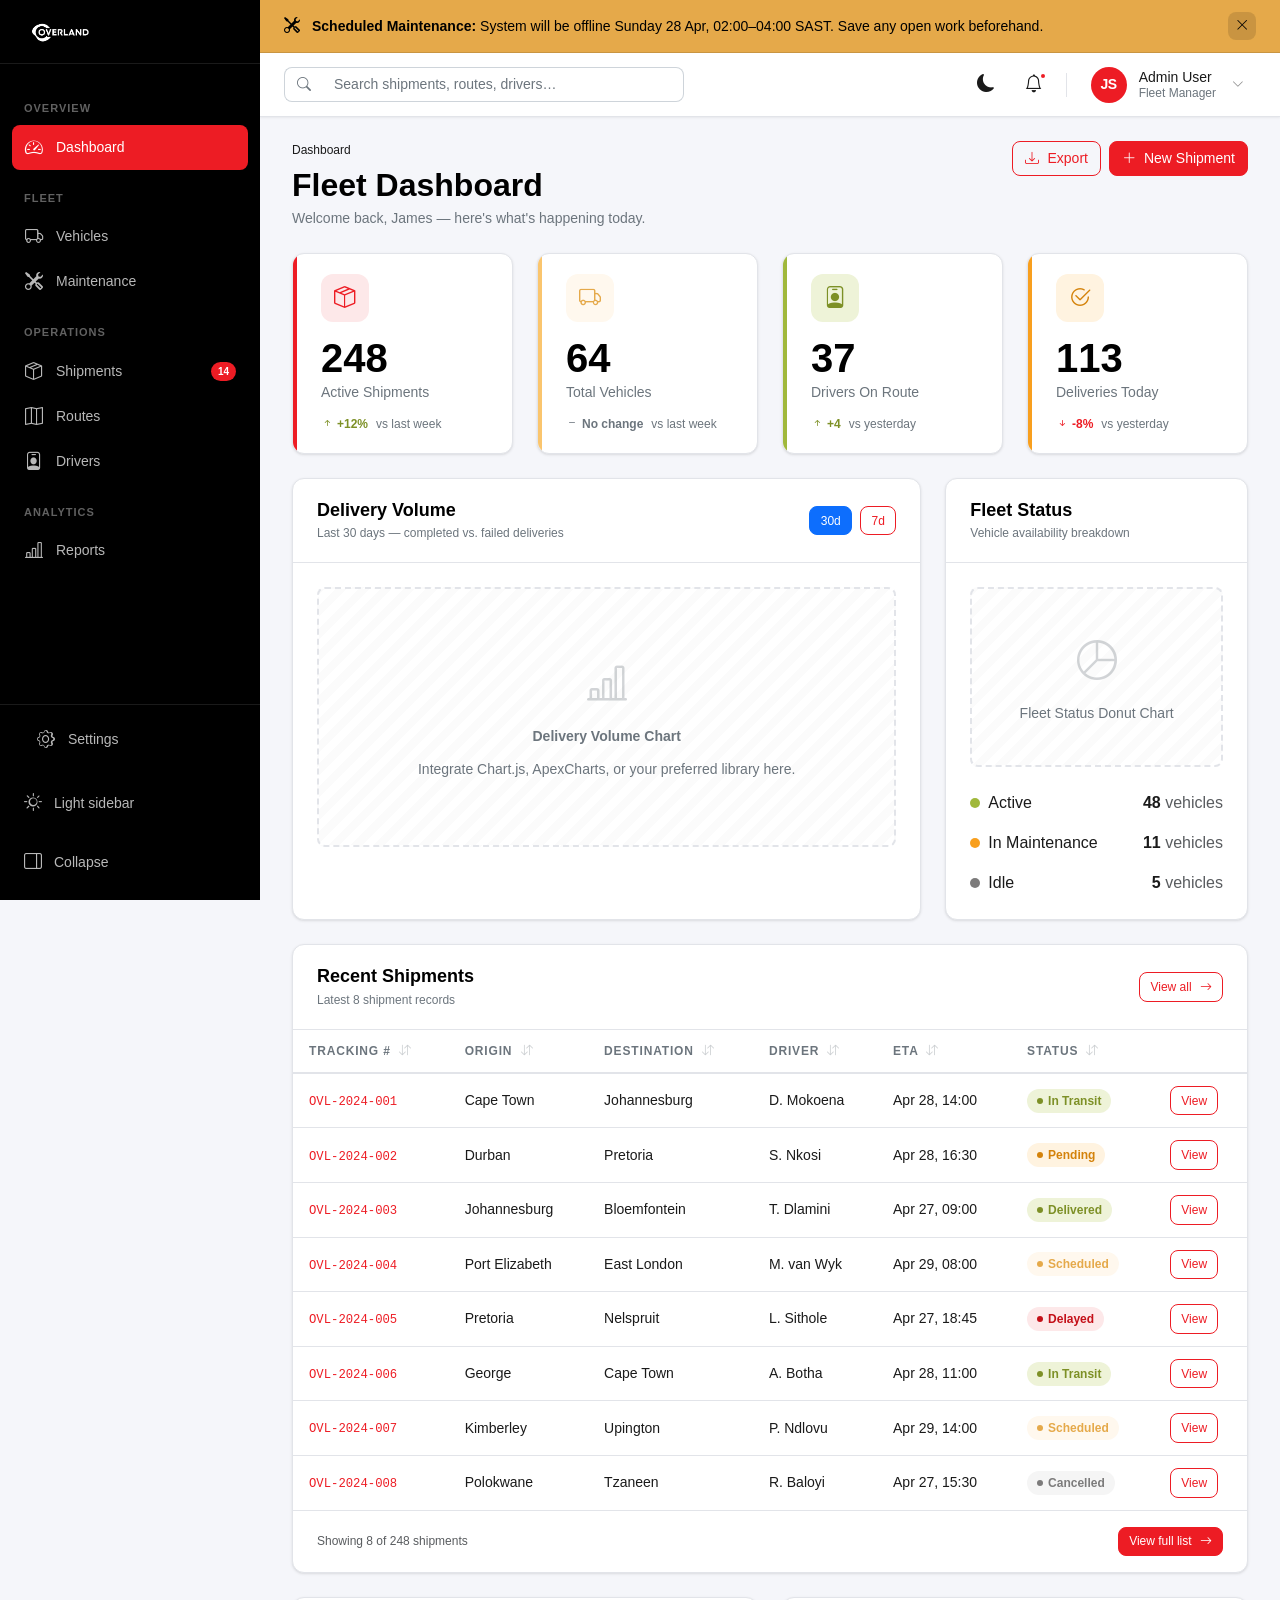
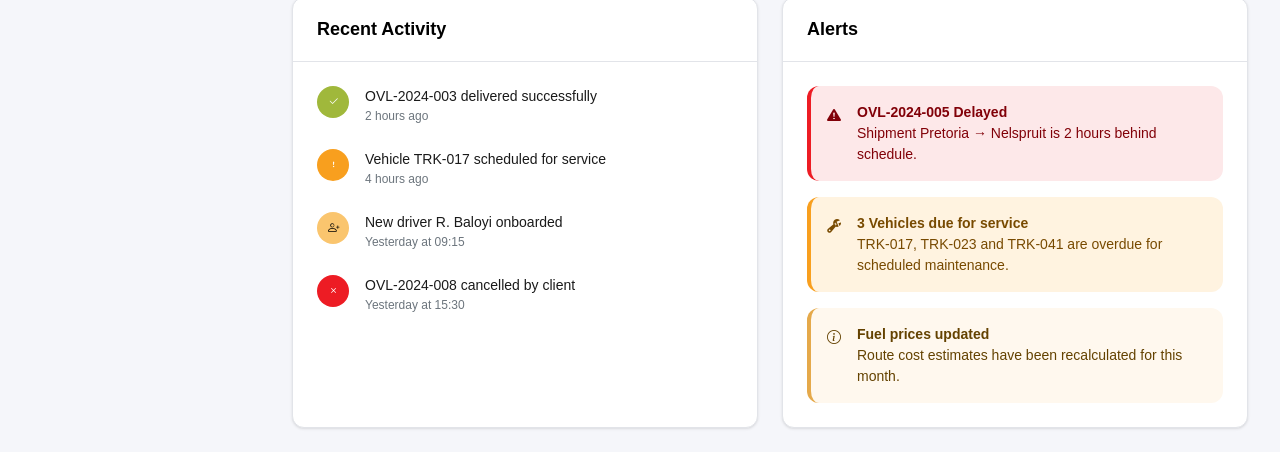
<file: index.html>
﻿<!doctype html>
<html lang="en" data-bs-theme="light">
<head>
  <meta charset="utf-8">
  <meta name="viewport" content="width=device-width, initial-scale=1">
  <title>Dashboard — Overland Fleet Management</title>
  <link rel="icon" type="image/png" href="image/PNG/Logo-03.png">

  <!-- Bootstrap 5.3 -->
  <link rel="stylesheet" href="https://cdn.jsdelivr.net/npm/bootstrap@5.3.3/dist/css/bootstrap.min.css">
  <!-- Bootstrap Icons -->
  <link rel="stylesheet" href="https://cdn.jsdelivr.net/npm/bootstrap-icons@1.11.3/font/bootstrap-icons.min.css">
  <!-- Switzer — Brand Font (headings) -->
  <link rel="stylesheet" href="https://api.fontshare.com/v2/css?f[]=switzer@100,300,400,500,700,900&display=swap">

  <!-- Overland Design System -->
  <link rel="stylesheet" href="assets/css/overland-tokens.css">
  <link rel="stylesheet" href="assets/css/overland-light.css">
  <link rel="stylesheet" href="assets/css/overland-dark.css">
  <link rel="stylesheet" href="assets/css/overland.css">
</head>
<body>

<div class="ol-layout">

  <!-- ════════════════════════════════════════════════════════
       SIDEBAR
       ════════════════════════════════════════════════════════ -->
  <nav id="ol-sidebar" class="ol-sidebar" aria-label="Main navigation">

    <!-- Logo -->
    <div class="ol-sidebar__logo">
      <img src="image/PNG/Logo-02.png"
           alt="Overland" class="ol-sidebar__logo-full ol-sidebar__logo-full--dark">
      <img src="image/PNG/Logo-01.png" alt="Overland" class="ol-sidebar__logo-full ol-sidebar__logo-full--light">
      <img src="image/PNG/Logo-03.png"
           alt="Overland" class="ol-sidebar__logo-mark">
    </div>

    <!-- Navigation -->
    <div class="ol-sidebar__nav">
      <ul class="list-unstyled mb-0">

        <!-- OVERVIEW -->
        <li><span class="ol-sidebar__section-label">Overview</span></li>
        <li class="ol-nav-item">
          <a href="index.html" class="ol-nav-link active" data-label="Dashboard">
            <i class="bi bi-speedometer2 ol-nav-link__icon"></i>
            <span class="ol-nav-link__text">Dashboard</span>
          </a>
        </li>

        <!-- FLEET -->
        <li><span class="ol-sidebar__section-label">Fleet</span></li>
        <li class="ol-nav-item">
          <a href="pages/vehicles.html" class="ol-nav-link" data-label="Vehicles">
            <i class="bi bi-truck ol-nav-link__icon"></i>
            <span class="ol-nav-link__text">Vehicles</span>
          </a>
        </li>
        <li class="ol-nav-item">
          <a href="pages/maintenance.html" class="ol-nav-link" data-label="Maintenance">
            <i class="bi bi-tools ol-nav-link__icon"></i>
            <span class="ol-nav-link__text">Maintenance</span>
          </a>
        </li>

        <!-- OPERATIONS -->
        <li><span class="ol-sidebar__section-label">Operations</span></li>
        <li class="ol-nav-item">
          <a href="pages/table.html" class="ol-nav-link" data-label="Shipments">
            <i class="bi bi-box-seam ol-nav-link__icon"></i>
            <span class="ol-nav-link__text">Shipments</span>
            <span class="ol-nav-link__badge">14</span>
          </a>
        </li>
        <li class="ol-nav-item">
          <a href="pages/routes.html" class="ol-nav-link" data-label="Routes">
            <i class="bi bi-map ol-nav-link__icon"></i>
            <span class="ol-nav-link__text">Routes</span>
          </a>
        </li>
        <li class="ol-nav-item">
          <a href="pages/drivers.html" class="ol-nav-link" data-label="Drivers">
            <i class="bi bi-person-badge ol-nav-link__icon"></i>
            <span class="ol-nav-link__text">Drivers</span>
          </a>
        </li>

        <!-- ANALYTICS -->
        <li><span class="ol-sidebar__section-label">Analytics</span></li>
        <li class="ol-nav-item">
          <a href="pages/reports.html" class="ol-nav-link" data-label="Reports">
            <i class="bi bi-bar-chart-line ol-nav-link__icon"></i>
            <span class="ol-nav-link__text">Reports</span>
          </a>
        </li>

      </ul>
    </div><!-- /ol-sidebar__nav -->

    <!-- Footer -->
    <div class="ol-sidebar__footer">
      <ul class="list-unstyled mb-3">
        <li class="ol-nav-item">
          <a href="pages/settings.html" class="ol-nav-link" data-label="Settings">
            <i class="bi bi-gear ol-nav-link__icon"></i>
            <span class="ol-nav-link__text">Settings</span>
          </a>
        </li>
      </ul>
      <button id="ol-sidebar-variant-btn" class="ol-sidebar__variant-btn" aria-label="Toggle sidebar style">
        <i class="bi bi-sun"></i>
        <span>Light sidebar</span>
      </button>      <button id="ol-sidebar-collapse-btn" class="ol-sidebar__collapse-btn"
              aria-label="Collapse sidebar" title="Collapse sidebar">
        <i class="bi bi-layout-sidebar-reverse"></i>
        <span>Collapse</span>
      </button>
    </div>

  </nav><!-- /ol-sidebar -->

  <!-- Backdrop (mobile) -->
  <div id="ol-sidebar-backdrop" class="ol-sidebar-backdrop" role="presentation"></div>

  <!-- ════════════════════════════════════════════════════════
       MAIN WRAPPER
       ════════════════════════════════════════════════════════ -->
  <div id="ol-main-wrapper" class="ol-main-wrapper">

    <!-- TOP BAR -->
        <!-- Announcement Banner -->
    <div id="ol-announcement-banner" class="ol-announcement-banner ol-announcement-banner--info" role="status" aria-live="polite">
      <div class="ol-announcement-banner__content">
        <i class="bi bi-tools"></i>
        <span><strong>Scheduled Maintenance:</strong> System will be offline Sunday 28 Apr, 02:00&#8211;04:00 SAST. Save any open work beforehand.</span>
      </div>
      <button type="button" class="ol-announcement-banner__close" id="ol-banner-dismiss" aria-label="Dismiss announcement">
        <i class="bi bi-x-lg"></i>
      </button>
    </div>
<header class="ol-topbar">
      <button id="ol-mobile-toggle" class="ol-topbar__mobile-toggle" aria-label="Open navigation">
        <i class="bi bi-list"></i>
      </button>

      <!-- Search -->
      <div class="ol-topbar__search">
        <div class="input-group">
          <span class="input-group-text border-end-0"><i class="bi bi-search"></i></span>
          <input type="search" class="form-control border-start-0"
                 placeholder="Search shipments, routes, drivers…"
                 aria-label="Search">
        </div>
      </div>

      <!-- Actions -->
      <div class="ol-topbar__actions">
        <button id="ol-theme-toggle" class="ol-topbar__icon-btn" aria-label="Toggle theme">
          <i class="bi bi-moon-fill"></i>
        </button>

        <a href="#" class="ol-topbar__icon-btn" aria-label="Notifications">
          <i class="bi bi-bell"></i>
          <span class="ol-topbar__notification-dot"></span>
        </a>

        <div class="ol-topbar__divider"></div>

        <!-- User dropdown -->
        <div class="dropdown">
          <button class="ol-topbar__user" id="userDropdown"
                  data-bs-toggle="dropdown" aria-expanded="false" aria-haspopup="true">
            <div class="ol-avatar">JS</div>
            <div class="ol-topbar__user-info">
              <span class="ol-topbar__user-name">Admin User</span>
              <span class="ol-topbar__user-role">Fleet Manager</span>
            </div>
            <i class="bi bi-chevron-down ms-1 ol-topbar__chevron"></i>
          </button>
          <ul class="dropdown-menu dropdown-menu-end" aria-labelledby="userDropdown">
            <li><h6 class="dropdown-header">My Account</h6></li>
            <li><a class="dropdown-item" href="#"><i class="bi bi-person me-2"></i>Profile</a></li>
            <li><a class="dropdown-item" href="pages/settings.html"><i class="bi bi-gear me-2"></i>Settings</a></li>
            <li><hr class="dropdown-divider"></li>
            <li><a class="dropdown-item text-danger" href="pages/login.html"><i class="bi bi-box-arrow-right me-2"></i>Sign out</a></li>
          </ul>
        </div>
      </div><!-- /ol-topbar__actions -->
    </header><!-- /ol-topbar -->

    <!-- PAGE CONTENT -->
    <main class="ol-content" id="main-content">

      <!-- Page header -->
      <div class="ol-page-header">
        <div class="ol-page-header__left">
          <nav aria-label="breadcrumb" class="ol-breadcrumb">
            <ol class="breadcrumb mb-0">
              <li class="breadcrumb-item active" aria-current="page">Dashboard</li>
            </ol>
          </nav>
          <h1 class="ol-page-title">Fleet Dashboard</h1>
          <p class="ol-page-subtitle">Welcome back, James — here's what's happening today.</p>
        </div>
        <div class="d-flex gap-2 flex-wrap">
          <button class="btn btn-outline-primary btn-icon">
            <i class="bi bi-download"></i> Export
          </button>
          <a href="pages/form.html" class="btn btn-primary btn-icon">
            <i class="bi bi-plus-lg"></i> New Shipment
          </a>
        </div>
      </div>

      <!-- ── KPI Cards ───────────────────────────────────────── -->
      <div class="row g-4 mb-4">

        <div class="col-12 col-sm-6 col-xl-3">
          <div class="ol-stat-card">
            <div class="ol-stat-card__icon-wrap ol-stat-card__icon-wrap--red">
              <i class="bi bi-box-seam"></i>
            </div>
            <div class="ol-stat-card__value">248</div>
            <div class="ol-stat-card__label">Active Shipments</div>
            <div class="ol-stat-card__trend ol-stat-card__trend--up">
              <i class="bi bi-arrow-up-short"></i>
              +12%
              <span class="ol-stat-card__trend-text ms-1">vs last week</span>
            </div>
          </div>
        </div>

        <div class="col-12 col-sm-6 col-xl-3">
          <div class="ol-stat-card ol-stat-card--gold">
            <div class="ol-stat-card__icon-wrap ol-stat-card__icon-wrap--gold">
              <i class="bi bi-truck"></i>
            </div>
            <div class="ol-stat-card__value">64</div>
            <div class="ol-stat-card__label">Total Vehicles</div>
            <div class="ol-stat-card__trend ol-stat-card__trend--neutral">
              <i class="bi bi-dash"></i>
              No change
              <span class="ol-stat-card__trend-text ms-1">vs last week</span>
            </div>
          </div>
        </div>

        <div class="col-12 col-sm-6 col-xl-3">
          <div class="ol-stat-card ol-stat-card--lime">
            <div class="ol-stat-card__icon-wrap ol-stat-card__icon-wrap--lime">
              <i class="bi bi-person-badge"></i>
            </div>
            <div class="ol-stat-card__value">37</div>
            <div class="ol-stat-card__label">Drivers On Route</div>
            <div class="ol-stat-card__trend ol-stat-card__trend--up">
              <i class="bi bi-arrow-up-short"></i>
              +4
              <span class="ol-stat-card__trend-text ms-1">vs yesterday</span>
            </div>
          </div>
        </div>

        <div class="col-12 col-sm-6 col-xl-3">
          <div class="ol-stat-card ol-stat-card--orange">
            <div class="ol-stat-card__icon-wrap ol-stat-card__icon-wrap--orange">
              <i class="bi bi-check2-circle"></i>
            </div>
            <div class="ol-stat-card__value">113</div>
            <div class="ol-stat-card__label">Deliveries Today</div>
            <div class="ol-stat-card__trend ol-stat-card__trend--down">
              <i class="bi bi-arrow-down-short"></i>
              -8%
              <span class="ol-stat-card__trend-text ms-1">vs yesterday</span>
            </div>
          </div>
        </div>

      </div><!-- /row KPI -->

      <!-- ── Charts + Activity Row ──────────────────────────── -->
      <div class="row g-4 mb-4">

        <!-- Delivery Volume Chart -->
        <div class="col-12 col-lg-8">
          <div class="ol-card h-100">
            <div class="ol-card__header">
              <div>
                <h2 class="ol-card__title">Delivery Volume</h2>
                <p class="ol-card__subtitle">Last 30 days — completed vs. failed deliveries</p>
              </div>
              <div class="d-flex gap-2">
                <button class="btn btn-sm btn-outline-primary active">30d</button>
                <button class="btn btn-sm btn-outline-primary">7d</button>
              </div>
            </div>
            <div class="ol-card__body">
              <!-- ══════════════════════════════════════════════════════
                   CHART PLACEHOLDER
                   Replace with your preferred chart library:
                   Chart.js → https://www.chartjs.org/
                   ApexCharts → https://apexcharts.com/
                   ══════════════════════════════════════════════════════ -->
              <div class="ol-chart-placeholder ol-chart-placeholder--lg" aria-label="Chart placeholder">
                <i class="bi bi-bar-chart-line"></i>
                <strong>Delivery Volume Chart</strong>
                <span class="text-center px-4">Integrate Chart.js, ApexCharts, or your preferred library here.</span>
              </div>
            </div>
          </div>
        </div>

        <!-- Fleet Status -->
        <div class="col-12 col-lg-4">
          <div class="ol-card h-100">
            <div class="ol-card__header">
              <div>
                <h2 class="ol-card__title">Fleet Status</h2>
                <p class="ol-card__subtitle">Vehicle availability breakdown</p>
              </div>
            </div>
            <div class="ol-card__body">
              <!-- Chart placeholder -->
              <div class="ol-chart-placeholder ol-chart-placeholder--md" aria-label="Donut chart placeholder">
                <i class="bi bi-pie-chart"></i>
                <span>Fleet Status Donut Chart</span>
              </div>
              <!-- Legend -->
              <div class="mt-4 d-flex flex-column gap-3">
                <div class="d-flex align-items-center justify-content-between">
                  <div class="d-flex align-items-center gap-2">
                    <span class="ol-legend-dot ol-legend-dot--lime"></span>
                    <span class="fs-sm">Active</span>
                  </div>
                  <strong>48 <span class="text-muted fw-normal">vehicles</span></strong>
                </div>
                <div class="d-flex align-items-center justify-content-between">
                  <div class="d-flex align-items-center gap-2">
                    <span class="ol-legend-dot ol-legend-dot--orange"></span>
                    <span class="fs-sm">In Maintenance</span>
                  </div>
                  <strong>11 <span class="text-muted fw-normal">vehicles</span></strong>
                </div>
                <div class="d-flex align-items-center justify-content-between">
                  <div class="d-flex align-items-center gap-2">
                    <span class="ol-legend-dot ol-legend-dot--gray"></span>
                    <span class="fs-sm">Idle</span>
                  </div>
                  <strong>5 <span class="text-muted fw-normal">vehicles</span></strong>
                </div>
              </div>
            </div>
          </div>
        </div>

      </div><!-- /row charts -->

      <!-- ── Recent Shipments Table ─────────────────────────── -->
      <div class="ol-card">
        <div class="ol-card__header">
          <div>
            <h2 class="ol-card__title">Recent Shipments</h2>
            <p class="ol-card__subtitle">Latest 8 shipment records</p>
          </div>
          <a href="pages/table.html" class="btn btn-sm btn-outline-primary btn-icon">
            View all <i class="bi bi-arrow-right"></i>
          </a>
        </div>
        <div class="ol-card__body--flush">
          <div class="ol-table-container">
            <table class="ol-table" data-sortable aria-label="Recent shipments">
              <thead>
                <tr>
                  <th data-col="0">Tracking # <i class="bi bi-arrow-down-up sort-icon"></i></th>
                  <th data-col="1">Origin <i class="bi bi-arrow-down-up sort-icon"></i></th>
                  <th data-col="2">Destination <i class="bi bi-arrow-down-up sort-icon"></i></th>
                  <th data-col="3">Driver <i class="bi bi-arrow-down-up sort-icon"></i></th>
                  <th data-col="4">ETA <i class="bi bi-arrow-down-up sort-icon"></i></th>
                  <th data-col="5">Status <i class="bi bi-arrow-down-up sort-icon"></i></th>
                  <th></th>
                </tr>
              </thead>
              <tbody>
                <tr>
                  <td><code class="text-brand-red">OVL-2024-001</code></td>
                  <td>Cape Town</td>
                  <td>Johannesburg</td>
                  <td>D. Mokoena</td>
                  <td>Apr 28, 14:00</td>
                  <td><span class="ol-badge ol-badge--active">In Transit</span></td>
                  <td><a href="pages/form.html" class="btn btn-sm btn-outline-primary">View</a></td>
                </tr>
                <tr>
                  <td><code class="text-brand-red">OVL-2024-002</code></td>
                  <td>Durban</td>
                  <td>Pretoria</td>
                  <td>S. Nkosi</td>
                  <td>Apr 28, 16:30</td>
                  <td><span class="ol-badge ol-badge--pending">Pending</span></td>
                  <td><a href="pages/form.html" class="btn btn-sm btn-outline-primary">View</a></td>
                </tr>
                <tr>
                  <td><code class="text-brand-red">OVL-2024-003</code></td>
                  <td>Johannesburg</td>
                  <td>Bloemfontein</td>
                  <td>T. Dlamini</td>
                  <td>Apr 27, 09:00</td>
                  <td><span class="ol-badge ol-badge--active">Delivered</span></td>
                  <td><a href="pages/form.html" class="btn btn-sm btn-outline-primary">View</a></td>
                </tr>
                <tr>
                  <td><code class="text-brand-red">OVL-2024-004</code></td>
                  <td>Port Elizabeth</td>
                  <td>East London</td>
                  <td>M. van Wyk</td>
                  <td>Apr 29, 08:00</td>
                  <td><span class="ol-badge ol-badge--info">Scheduled</span></td>
                  <td><a href="pages/form.html" class="btn btn-sm btn-outline-primary">View</a></td>
                </tr>
                <tr>
                  <td><code class="text-brand-red">OVL-2024-005</code></td>
                  <td>Pretoria</td>
                  <td>Nelspruit</td>
                  <td>L. Sithole</td>
                  <td>Apr 27, 18:45</td>
                  <td><span class="ol-badge ol-badge--critical">Delayed</span></td>
                  <td><a href="pages/form.html" class="btn btn-sm btn-outline-primary">View</a></td>
                </tr>
                <tr>
                  <td><code class="text-brand-red">OVL-2024-006</code></td>
                  <td>George</td>
                  <td>Cape Town</td>
                  <td>A. Botha</td>
                  <td>Apr 28, 11:00</td>
                  <td><span class="ol-badge ol-badge--active">In Transit</span></td>
                  <td><a href="pages/form.html" class="btn btn-sm btn-outline-primary">View</a></td>
                </tr>
                <tr>
                  <td><code class="text-brand-red">OVL-2024-007</code></td>
                  <td>Kimberley</td>
                  <td>Upington</td>
                  <td>P. Ndlovu</td>
                  <td>Apr 29, 14:00</td>
                  <td><span class="ol-badge ol-badge--info">Scheduled</span></td>
                  <td><a href="pages/form.html" class="btn btn-sm btn-outline-primary">View</a></td>
                </tr>
                <tr>
                  <td><code class="text-brand-red">OVL-2024-008</code></td>
                  <td>Polokwane</td>
                  <td>Tzaneen</td>
                  <td>R. Baloyi</td>
                  <td>Apr 27, 15:30</td>
                  <td><span class="ol-badge ol-badge--inactive">Cancelled</span></td>
                  <td><a href="pages/form.html" class="btn btn-sm btn-outline-primary">View</a></td>
                </tr>
              </tbody>
            </table>
          </div>
        </div>
        <div class="ol-card__footer d-flex justify-content-between align-items-center flex-wrap gap-2">
          <span class="text-muted ol-meta-text-xs">Showing 8 of 248 shipments</span>
          <a href="pages/table.html" class="btn btn-sm btn-primary btn-icon">
            View full list <i class="bi bi-arrow-right"></i>
          </a>
        </div>
      </div><!-- /recent shipments card -->

      <!-- ── Activity + Alerts Row ──────────────────────────── -->
      <div class="row g-4 mt-0">

        <!-- Recent Activity -->
        <div class="col-12 col-lg-6">
          <div class="ol-card h-100">
            <div class="ol-card__header">
              <h2 class="ol-card__title">Recent Activity</h2>
            </div>
            <div class="ol-card__body">
              <ul class="list-unstyled mb-0 d-flex flex-column gap-4">
                <li class="d-flex gap-3">
                  <div class="ol-avatar ol-activity-avatar ol-activity-avatar--lime">
                    <i class="bi bi-check2"></i>
                  </div>
                  <div>
                    <div class="ol-activity-title">OVL-2024-003 delivered successfully</div>
                    <div class="ol-activity-time">2 hours ago</div>
                  </div>
                </li>
                <li class="d-flex gap-3">
                  <div class="ol-avatar ol-activity-avatar ol-activity-avatar--orange">
                    <i class="bi bi-exclamation"></i>
                  </div>
                  <div>
                    <div class="ol-activity-title">Vehicle TRK-017 scheduled for service</div>
                    <div class="ol-activity-time">4 hours ago</div>
                  </div>
                </li>
                <li class="d-flex gap-3">
                  <div class="ol-avatar ol-activity-avatar ol-activity-avatar--gold">
                    <i class="bi bi-person-plus"></i>
                  </div>
                  <div>
                    <div class="ol-activity-title">New driver R. Baloyi onboarded</div>
                    <div class="ol-activity-time">Yesterday at 09:15</div>
                  </div>
                </li>
                <li class="d-flex gap-3">
                  <div class="ol-avatar ol-activity-avatar ol-activity-avatar--red">
                    <i class="bi bi-x"></i>
                  </div>
                  <div>
                    <div class="ol-activity-title">OVL-2024-008 cancelled by client</div>
                    <div class="ol-activity-time">Yesterday at 15:30</div>
                  </div>
                </li>
              </ul>
            </div>
          </div>
        </div>

        <!-- Alerts & Notifications -->
        <div class="col-12 col-lg-6">
          <div class="ol-card h-100">
            <div class="ol-card__header">
              <h2 class="ol-card__title">Alerts</h2>
            </div>
            <div class="ol-card__body d-flex flex-column gap-3">
              <div class="alert alert-danger d-flex gap-3 align-items-start mb-0" role="alert">
                <i class="bi bi-exclamation-triangle-fill mt-1 flex-shrink-0"></i>
                <div>
                  <strong>OVL-2024-005 Delayed</strong><br>
                  <span>Shipment Pretoria → Nelspruit is 2 hours behind schedule.</span>
                </div>
              </div>
              <div class="alert alert-warning d-flex gap-3 align-items-start mb-0" role="alert">
                <i class="bi bi-wrench-adjustable mt-1 flex-shrink-0"></i>
                <div>
                  <strong>3 Vehicles due for service</strong><br>
                  <span>TRK-017, TRK-023 and TRK-041 are overdue for scheduled maintenance.</span>
                </div>
              </div>
              <div class="alert alert-info d-flex gap-3 align-items-start mb-0" role="alert">
                <i class="bi bi-info-circle mt-1 flex-shrink-0"></i>
                <div>
                  <strong>Fuel prices updated</strong><br>
                  <span>Route cost estimates have been recalculated for this month.</span>
                </div>
              </div>
            </div>
          </div>
        </div>

      </div><!-- /activity row -->

    </main><!-- /ol-content -->

  </div><!-- /ol-main-wrapper -->
</div><!-- /ol-layout -->

<!-- Bootstrap Bundle JS -->
<script src="https://cdn.jsdelivr.net/npm/bootstrap@5.3.3/dist/js/bootstrap.bundle.min.js"></script>
<!-- Overland JS -->
<script src="assets/js/overland.js"></script>

</body>
</html>
</file>
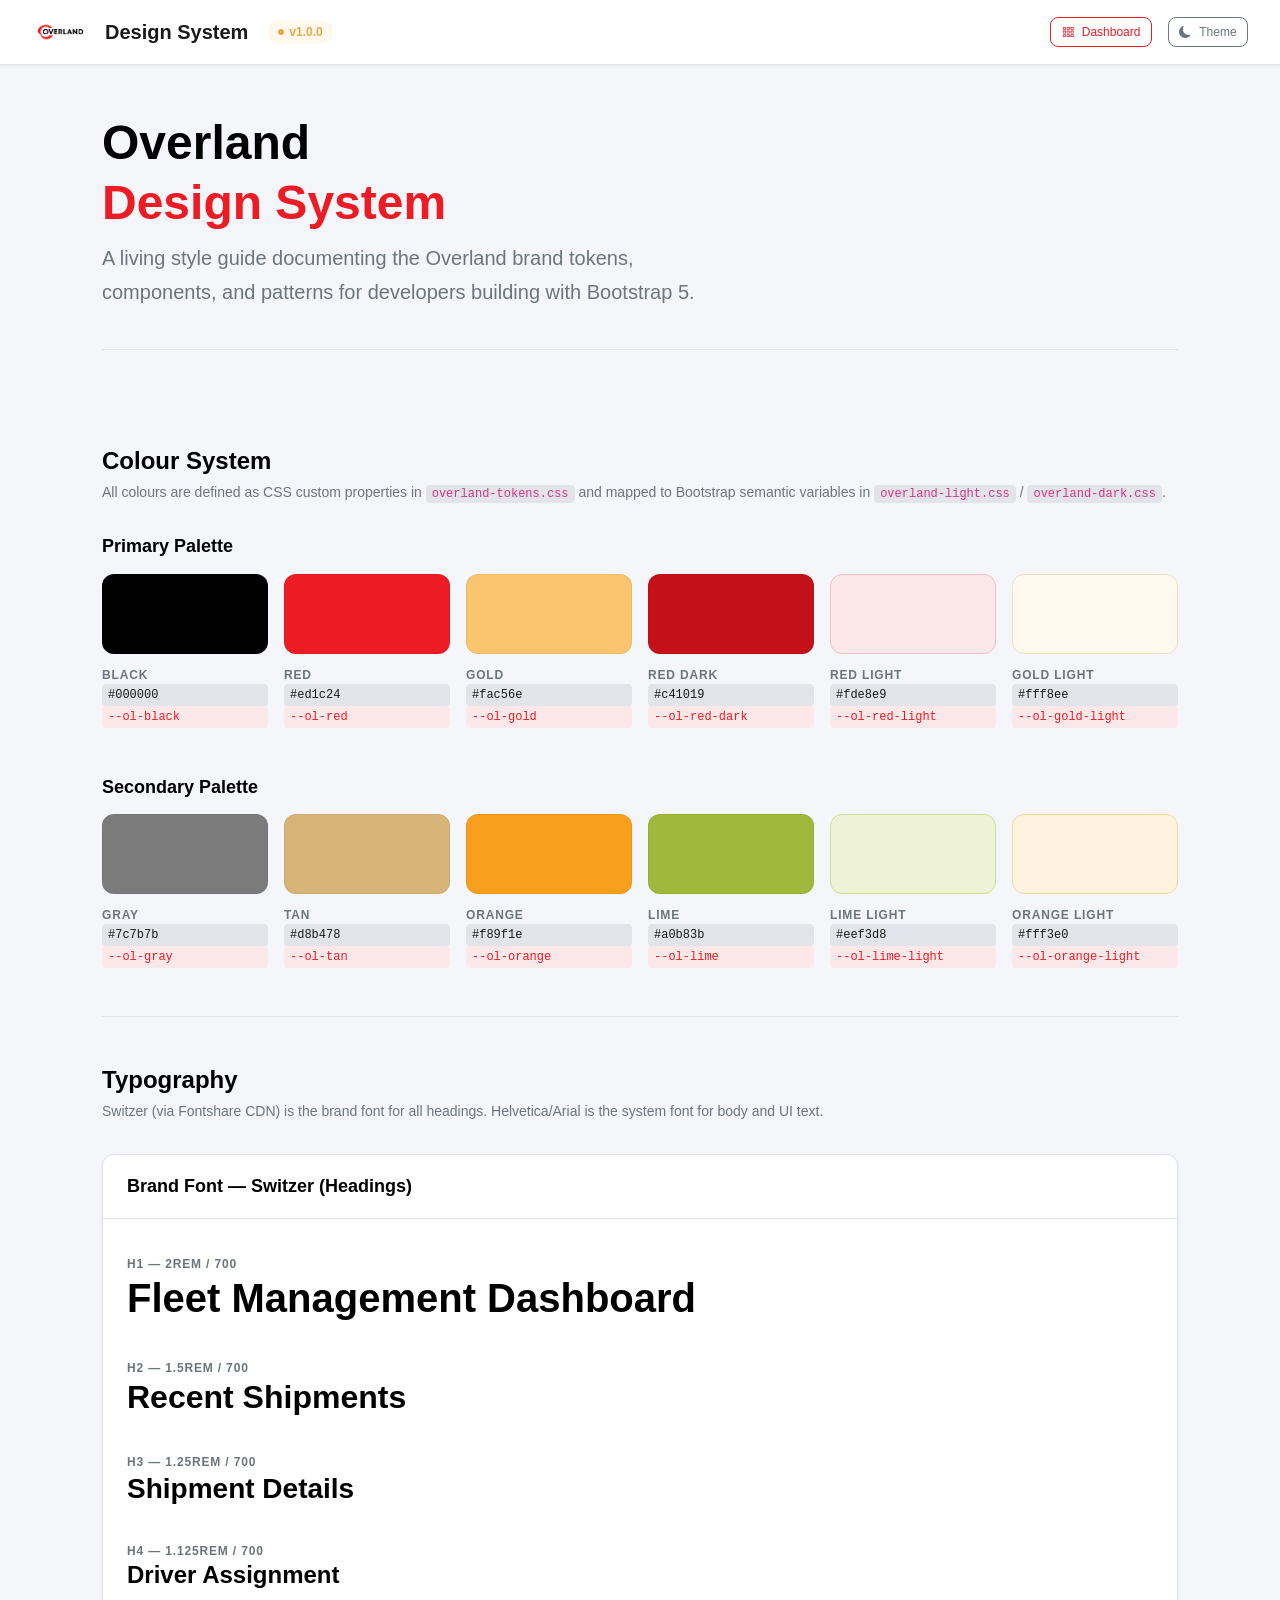
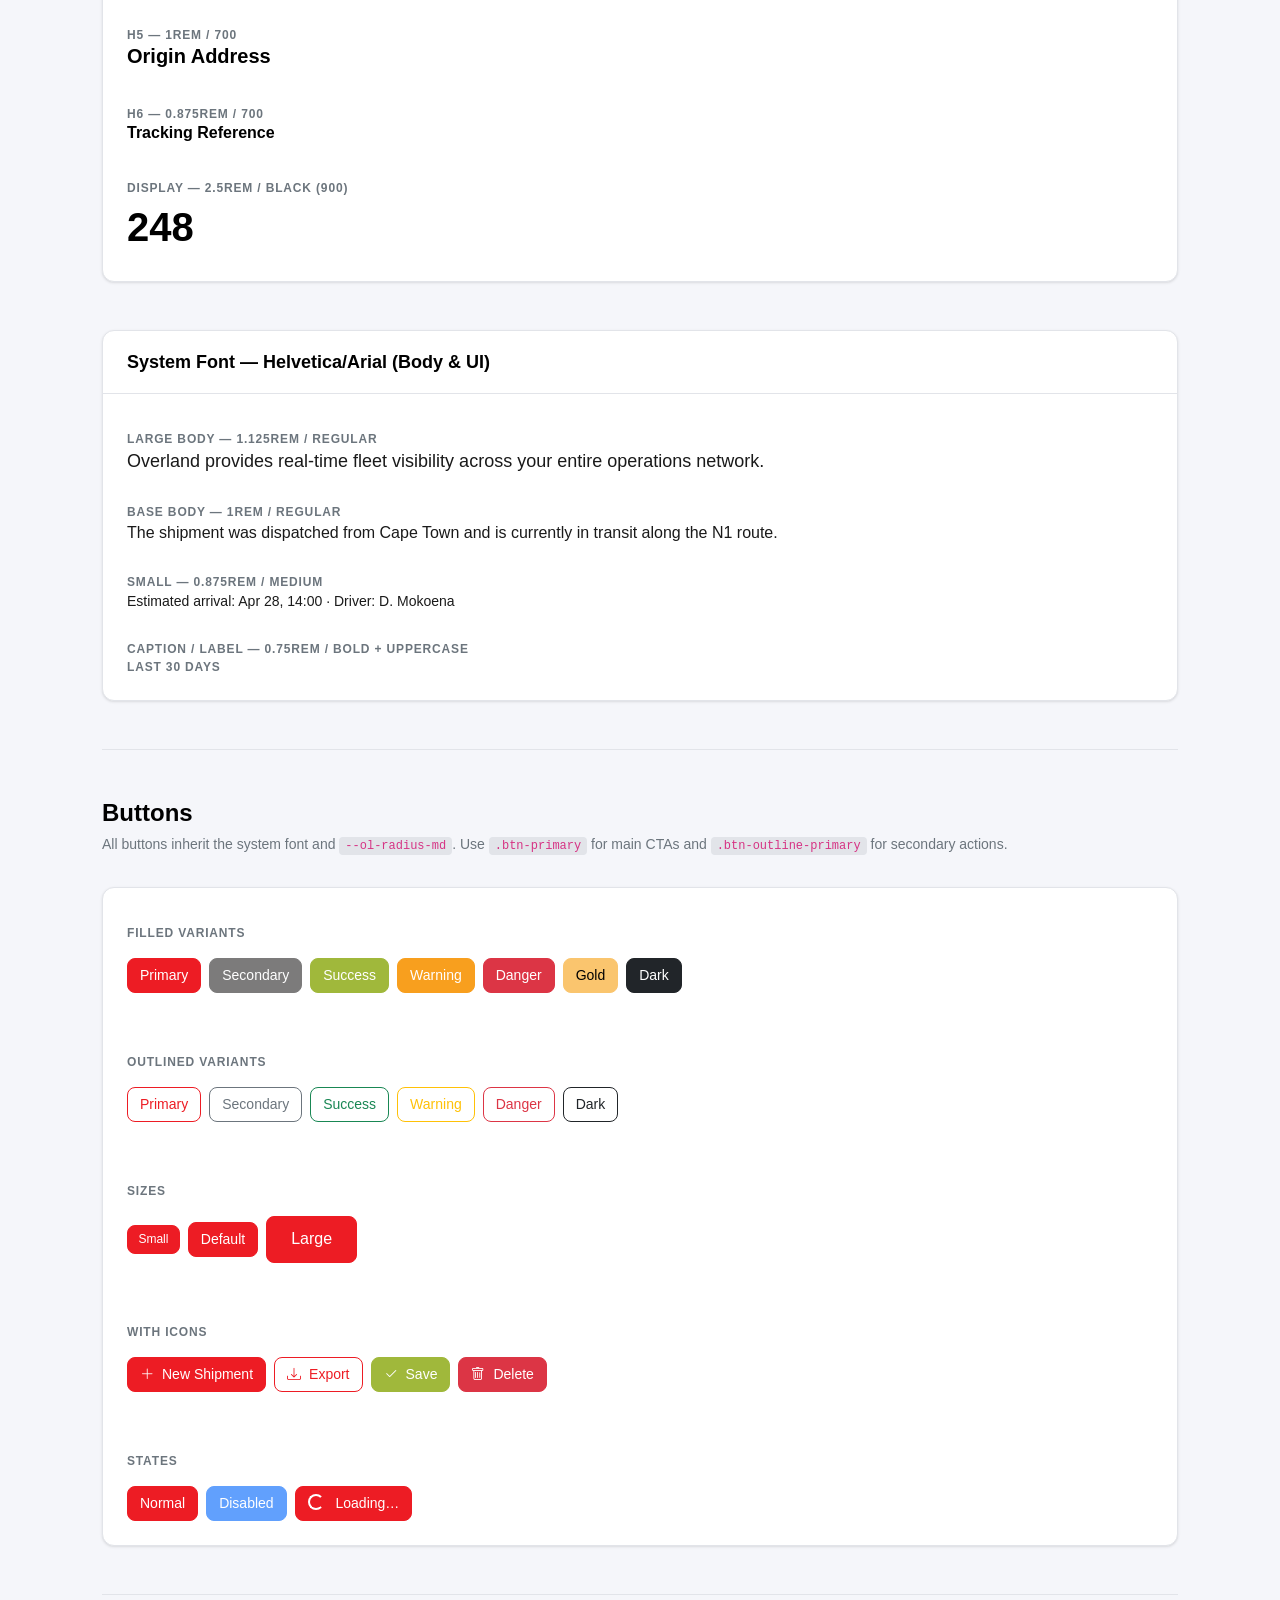
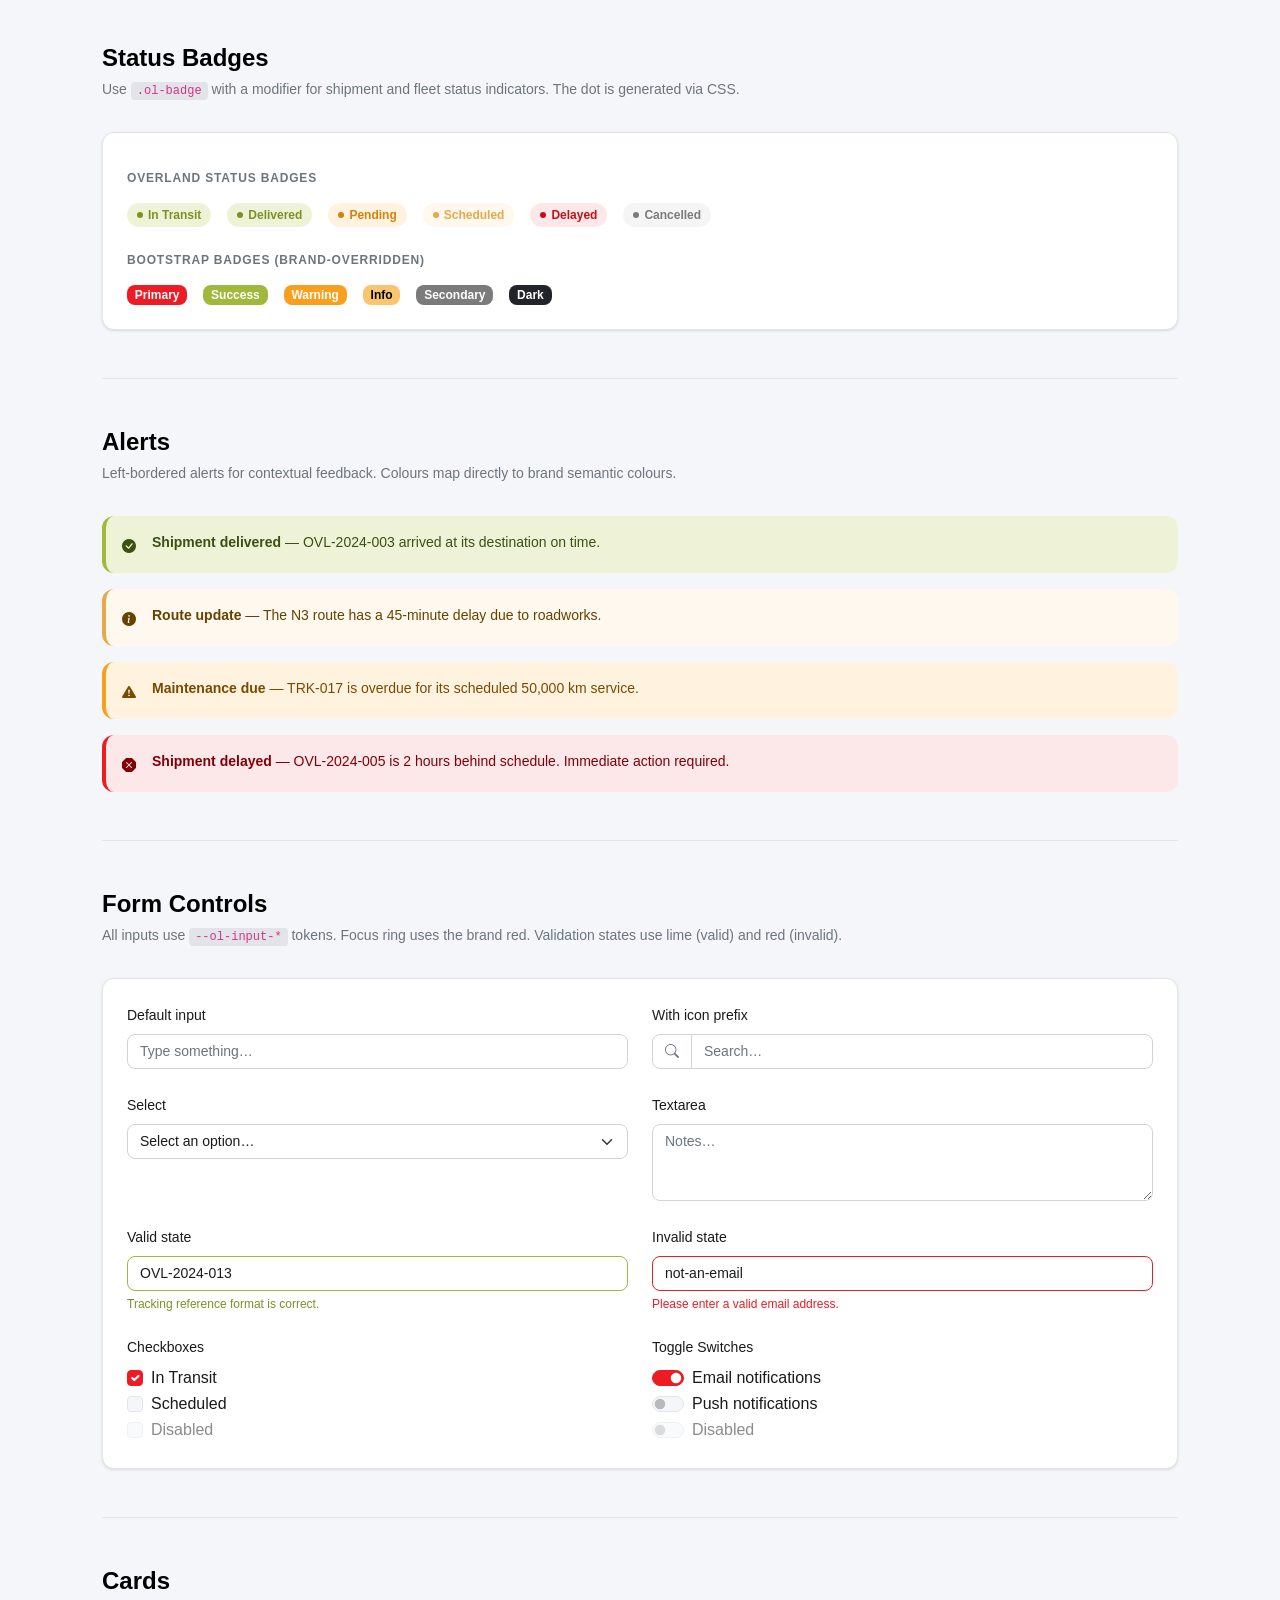
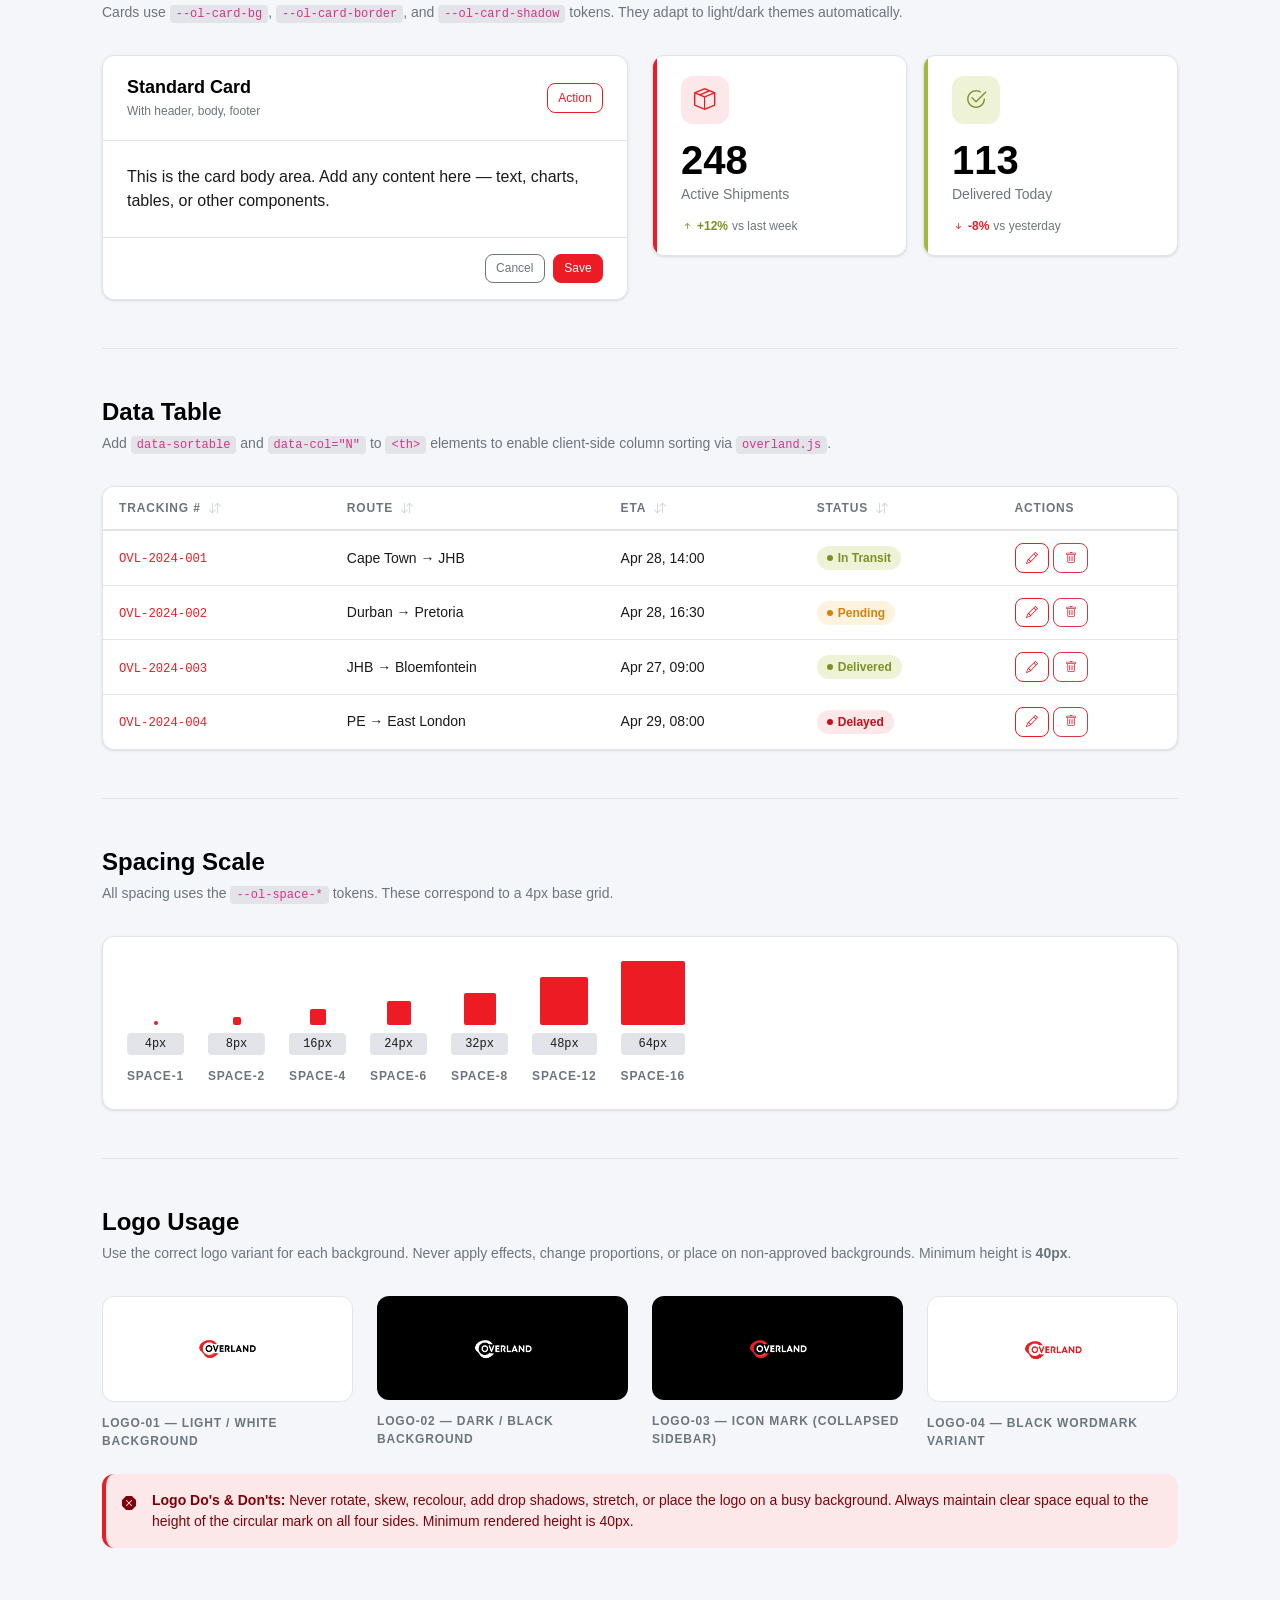
<file: styleguide.html>
<!doctype html>
<html lang="en" data-bs-theme="light">
<head>
  <meta charset="utf-8">
  <meta name="viewport" content="width=device-width, initial-scale=1">
  <title>Style Guide — Overland Design System</title>
  <link rel="icon" type="image/png" href="image/PNG/Logo-03.png">

  <link rel="stylesheet" href="https://cdn.jsdelivr.net/npm/bootstrap@5.3.3/dist/css/bootstrap.min.css">
  <link rel="stylesheet" href="https://cdn.jsdelivr.net/npm/bootstrap-icons@1.11.3/font/bootstrap-icons.min.css">
  <link rel="stylesheet" href="https://api.fontshare.com/v2/css?f[]=switzer@100,300,400,500,700,900&display=swap">
  <link rel="stylesheet" href="assets/css/overland-tokens.css">
  <link rel="stylesheet" href="assets/css/overland-light.css">
  <link rel="stylesheet" href="assets/css/overland-dark.css">
  <link rel="stylesheet" href="assets/css/overland.css">

  <style>
    /* Style-guide-specific additions */
    .sg-section { padding: 3rem 0; border-bottom: 1px solid var(--ol-card-border); }
    .sg-section:last-child { border-bottom: none; }
    .sg-brand-logo { height: 32px; }
    .sg-brand-title {
      font-family: var(--ol-font-brand);
      font-weight: var(--ol-fw-bold);
      font-size: var(--ol-fs-lg);
    }
    .sg-container { max-width: 1100px; }
    .sg-hero {
      margin-bottom: 3rem;
      padding-bottom: 1.5rem;
      border-bottom: 1px solid var(--ol-card-border) !important;
    }
    .sg-hero-title {
      font-family: var(--ol-font-brand);
      font-size: var(--ol-fs-4xl);
      font-weight: var(--ol-fw-black);
      color: var(--ol-heading-color);
      margin-bottom: .5rem;
    }
    .sg-hero-copy {
      font-size: var(--ol-fs-lg);
      color: var(--ol-muted-text);
      max-width: 600px;
      line-height: 1.7;
    }
    .sg-section-title {
      font-family: var(--ol-font-brand);
      font-size: var(--ol-fs-xl);
      font-weight: var(--ol-fw-black);
      color: var(--ol-heading-color);
      margin-bottom: .375rem;
    }
    .sg-subsection-title {
      font-family: var(--ol-font-brand);
      font-size: var(--ol-fs-md);
      font-weight: var(--ol-fw-bold);
      margin-bottom: 1rem;
    }
    .sg-section-desc { color: var(--ol-muted-text); font-size: var(--ol-fs-sm); margin-bottom: 2rem; }
    .sg-label {
      font-size: var(--ol-fs-xs);
      font-weight: var(--ol-fw-bold);
      text-transform: uppercase;
      letter-spacing: .07em;
      color: var(--ol-muted-text);
      margin-top: .75rem;
    }
    .sg-swatch {
      height: 80px;
      border-radius: var(--ol-radius-lg);
      border: 1px solid rgba(0,0,0,.06);
    }
    .sg-code {
      font-size: var(--ol-fs-xs);
      background: var(--ol-card-border);
      border-radius: 4px;
      padding: 2px 6px;
      font-family: 'Courier New', monospace;
    }
    .sg-token {
      font-family: 'Courier New', monospace;
      font-size: var(--ol-fs-xs);
      color: var(--ol-red);
      background: var(--ol-red-light);
      border-radius: 4px;
      padding: 2px 6px;
    }
    .sg-topbar {
      position: sticky;
      top: 0;
      background: var(--ol-card-bg);
      border-bottom: 1px solid var(--ol-card-border);
      z-index: 100;
      padding: 1rem 2rem;
      display: flex;
      align-items: center;
      justify-content: space-between;
      box-shadow: var(--ol-shadow-xs);
    }
    .sg-display-value {
      font-family: var(--ol-font-brand);
      font-size: var(--ol-fs-3xl);
      font-weight: var(--ol-fw-black);
      color: var(--ol-heading-color);
    }
    .sg-body-lg {
      font-family: var(--ol-font-system);
      font-size: var(--ol-fs-md);
    }
    .sg-body-base { font-family: var(--ol-font-system); }
    .sg-body-sm {
      font-family: var(--ol-font-system);
      font-size: var(--ol-fs-sm);
      font-weight: var(--ol-fw-medium);
    }
    .sg-body-caption {
      font-family: var(--ol-font-system);
      font-size: var(--ol-fs-xs);
      font-weight: var(--ol-fw-bold);
      text-transform: uppercase;
      letter-spacing: .07em;
      color: var(--ol-muted-text);
    }
    .sg-swatch--black { background: #000000; }
    .sg-swatch--red { background: #ed1c24; }
    .sg-swatch--gold { background: #fac56e; }
    .sg-swatch--red-dark { background: #c41019; }
    .sg-swatch--red-light {
      background: #fde8e9;
      border: 1px solid #f0c0c2;
    }
    .sg-swatch--gold-light {
      background: #fff8ee;
      border: 1px solid #efe0c0;
    }
    .sg-swatch--gray { background: #7c7b7b; }
    .sg-swatch--tan { background: #d8b478; }
    .sg-swatch--orange { background: #f89f1e; }
    .sg-swatch--lime { background: #a0b83b; }
    .sg-swatch--lime-light {
      background: #eef3d8;
      border: 1px solid #d0de9a;
    }
    .sg-swatch--orange-light {
      background: #fff3e0;
      border: 1px solid #f4d8a0;
    }
    .sg-space-chip {
      background: var(--ol-red);
      margin: 0 auto 8px;
      border-radius: 2px;
    }
    .sg-space-chip--1 {
      width: var(--ol-space-1);
      height: var(--ol-space-1);
    }
    .sg-space-chip--2 {
      width: var(--ol-space-2);
      height: var(--ol-space-2);
    }
    .sg-space-chip--4 {
      width: var(--ol-space-4);
      height: var(--ol-space-4);
    }
    .sg-space-chip--6 {
      width: var(--ol-space-6);
      height: var(--ol-space-6);
    }
    .sg-space-chip--8 {
      width: var(--ol-space-8);
      height: var(--ol-space-8);
    }
    .sg-space-chip--12 {
      width: var(--ol-space-12);
      height: var(--ol-space-12);
    }
    .sg-space-chip--16 {
      width: var(--ol-space-16);
      height: var(--ol-space-16);
    }
    .sg-logo-card {
      padding: 2rem;
      border-radius: var(--ol-radius-lg);
      text-align: center;
    }
    .sg-logo-card--light {
      background: #fff;
      border: 1px solid var(--ol-card-border);
    }
    .sg-logo-card--dark { background: #000000; }
    .sg-logo-image {
      height: 40px;
      max-width: 100%;
    }
    [data-bs-theme="dark"] .sg-swatch { border-color: rgba(255,255,255,.06); }
  </style>
</head>
<body>

<!-- Style Guide Top Bar -->
<div class="sg-topbar">
  <div class="d-flex align-items-center gap-3">
    <img src="image/PNG/Logo-01.png" alt="Overland" class="sg-brand-logo">
    <span class="sg-brand-title">Design System</span>
    <span class="ol-badge ol-badge--info ms-1">v1.0.0</span>
  </div>
  <div class="d-flex align-items-center gap-3">
    <a href="index.html" class="btn btn-sm btn-outline-primary btn-icon">
      <i class="bi bi-grid-3x3-gap"></i> Dashboard
    </a>
    <button id="ol-theme-toggle" class="btn btn-sm btn-outline-secondary btn-icon" aria-label="Toggle theme">
      <i class="bi bi-moon-fill"></i> Theme
    </button>
  </div>
</div>

<!-- Main -->
<div class="container-xl py-5 sg-container">

  <!-- Hero -->
  <div class="sg-hero">
    <h1 class="sg-hero-title">
      Overland<br><span class="text-brand-red">Design System</span>
    </h1>
    <p class="sg-hero-copy">
      A living style guide documenting the Overland brand tokens, components, and patterns for developers building with Bootstrap 5.
    </p>
  </div>

  <!-- ═══════════════════════════════════════════════ COLOUR SYSTEM -->
  <section class="sg-section" id="colours" aria-label="Colour system">
    <h2 class="sg-section-title">Colour System</h2>
    <p class="sg-section-desc">All colours are defined as CSS custom properties in <code class="sg-code">overland-tokens.css</code> and mapped to Bootstrap semantic variables in <code class="sg-code">overland-light.css</code> / <code class="sg-code">overland-dark.css</code>.</p>

    <h3 class="sg-subsection-title">Primary Palette</h3>
    <div class="row g-3 mb-5">
      <div class="col-6 col-sm-4 col-md-2">
        <div class="sg-swatch sg-swatch--black"></div>
        <div class="sg-label">Black</div>
        <div class="sg-code">#000000</div>
        <div class="sg-token">--ol-black</div>
      </div>
      <div class="col-6 col-sm-4 col-md-2">
        <div class="sg-swatch sg-swatch--red"></div>
        <div class="sg-label">Red</div>
        <div class="sg-code">#ed1c24</div>
        <div class="sg-token">--ol-red</div>
      </div>
      <div class="col-6 col-sm-4 col-md-2">
        <div class="sg-swatch sg-swatch--gold"></div>
        <div class="sg-label">Gold</div>
        <div class="sg-code">#fac56e</div>
        <div class="sg-token">--ol-gold</div>
      </div>
      <div class="col-6 col-sm-4 col-md-2">
        <div class="sg-swatch sg-swatch--red-dark"></div>
        <div class="sg-label">Red Dark</div>
        <div class="sg-code">#c41019</div>
        <div class="sg-token">--ol-red-dark</div>
      </div>
      <div class="col-6 col-sm-4 col-md-2">
        <div class="sg-swatch sg-swatch--red-light"></div>
        <div class="sg-label">Red Light</div>
        <div class="sg-code">#fde8e9</div>
        <div class="sg-token">--ol-red-light</div>
      </div>
      <div class="col-6 col-sm-4 col-md-2">
        <div class="sg-swatch sg-swatch--gold-light"></div>
        <div class="sg-label">Gold Light</div>
        <div class="sg-code">#fff8ee</div>
        <div class="sg-token">--ol-gold-light</div>
      </div>
    </div>

    <h3 class="sg-subsection-title">Secondary Palette</h3>
    <div class="row g-3">
      <div class="col-6 col-sm-4 col-md-2">
        <div class="sg-swatch sg-swatch--gray"></div>
        <div class="sg-label">Gray</div>
        <div class="sg-code">#7c7b7b</div>
        <div class="sg-token">--ol-gray</div>
      </div>
      <div class="col-6 col-sm-4 col-md-2">
        <div class="sg-swatch sg-swatch--tan"></div>
        <div class="sg-label">Tan</div>
        <div class="sg-code">#d8b478</div>
        <div class="sg-token">--ol-tan</div>
      </div>
      <div class="col-6 col-sm-4 col-md-2">
        <div class="sg-swatch sg-swatch--orange"></div>
        <div class="sg-label">Orange</div>
        <div class="sg-code">#f89f1e</div>
        <div class="sg-token">--ol-orange</div>
      </div>
      <div class="col-6 col-sm-4 col-md-2">
        <div class="sg-swatch sg-swatch--lime"></div>
        <div class="sg-label">Lime</div>
        <div class="sg-code">#a0b83b</div>
        <div class="sg-token">--ol-lime</div>
      </div>
      <div class="col-6 col-sm-4 col-md-2">
        <div class="sg-swatch sg-swatch--lime-light"></div>
        <div class="sg-label">Lime Light</div>
        <div class="sg-code">#eef3d8</div>
        <div class="sg-token">--ol-lime-light</div>
      </div>
      <div class="col-6 col-sm-4 col-md-2">
        <div class="sg-swatch sg-swatch--orange-light"></div>
        <div class="sg-label">Orange Light</div>
        <div class="sg-code">#fff3e0</div>
        <div class="sg-token">--ol-orange-light</div>
      </div>
    </div>
  </section>

  <!-- ═══════════════════════════════════════════════ TYPOGRAPHY -->
  <section class="sg-section" id="typography" aria-label="Typography">
    <h2 class="sg-section-title">Typography</h2>
    <p class="sg-section-desc">Switzer (via Fontshare CDN) is the brand font for all headings. Helvetica/Arial is the system font for body and UI text.</p>

    <!-- Brand font scale -->
    <div class="ol-card mb-5">
      <div class="ol-card__header">
        <h3 class="ol-card__title">Brand Font — Switzer (Headings)</h3>
      </div>
      <div class="ol-card__body d-flex flex-column gap-4">
        <div>
          <div class="sg-label">H1 — 2rem / 700</div>
          <h1 class="mb-0">Fleet Management Dashboard</h1>
        </div>
        <div>
          <div class="sg-label">H2 — 1.5rem / 700</div>
          <h2 class="mb-0">Recent Shipments</h2>
        </div>
        <div>
          <div class="sg-label">H3 — 1.25rem / 700</div>
          <h3 class="mb-0">Shipment Details</h3>
        </div>
        <div>
          <div class="sg-label">H4 — 1.125rem / 700</div>
          <h4 class="mb-0">Driver Assignment</h4>
        </div>
        <div>
          <div class="sg-label">H5 — 1rem / 700</div>
          <h5 class="mb-0">Origin Address</h5>
        </div>
        <div>
          <div class="sg-label">H6 — 0.875rem / 700</div>
          <h6 class="mb-0">Tracking Reference</h6>
        </div>
        <div>
          <div class="sg-label">Display — 2.5rem / Black (900)</div>
          <p class="mb-0 sg-display-value">248</p>
        </div>
      </div>
    </div>

    <!-- System font scale -->
    <div class="ol-card">
      <div class="ol-card__header">
        <h3 class="ol-card__title">System Font — Helvetica/Arial (Body & UI)</h3>
      </div>
      <div class="ol-card__body d-flex flex-column gap-3">
        <div><div class="sg-label">Large body — 1.125rem / Regular</div>
          <p class="mb-0 sg-body-lg">Overland provides real-time fleet visibility across your entire operations network.</p></div>
        <div><div class="sg-label">Base body — 1rem / Regular</div>
          <p class="mb-0 sg-body-base">The shipment was dispatched from Cape Town and is currently in transit along the N1 route.</p></div>
        <div><div class="sg-label">Small — 0.875rem / Medium</div>
          <p class="mb-0 sg-body-sm">Estimated arrival: Apr 28, 14:00 · Driver: D. Mokoena</p></div>
        <div><div class="sg-label">Caption / Label — 0.75rem / Bold + Uppercase</div>
          <p class="mb-0 sg-body-caption">Last 30 days</p></div>
      </div>
    </div>
  </section>

  <!-- ═══════════════════════════════════════════════ BUTTONS -->
  <section class="sg-section" id="buttons" aria-label="Buttons">
    <h2 class="sg-section-title">Buttons</h2>
    <p class="sg-section-desc">All buttons inherit the system font and <code class="sg-code">--ol-radius-md</code>. Use <code class="sg-code">.btn-primary</code> for main CTAs and <code class="sg-code">.btn-outline-primary</code> for secondary actions.</p>

    <div class="ol-card">
      <div class="ol-card__body d-flex flex-column gap-5">

        <!-- Filled -->
        <div>
          <div class="sg-label mb-3">Filled variants</div>
          <div class="d-flex flex-wrap gap-2 align-items-center">
            <button class="btn btn-primary">Primary</button>
            <button class="btn btn-secondary">Secondary</button>
            <button class="btn btn-success">Success</button>
            <button class="btn btn-warning">Warning</button>
            <button class="btn btn-danger">Danger</button>
            <button class="btn btn-gold">Gold</button>
            <button class="btn btn-dark">Dark</button>
          </div>
        </div>

        <!-- Outlined -->
        <div>
          <div class="sg-label mb-3">Outlined variants</div>
          <div class="d-flex flex-wrap gap-2 align-items-center">
            <button class="btn btn-outline-primary">Primary</button>
            <button class="btn btn-outline-secondary">Secondary</button>
            <button class="btn btn-outline-success">Success</button>
            <button class="btn btn-outline-warning">Warning</button>
            <button class="btn btn-outline-danger">Danger</button>
            <button class="btn btn-outline-dark">Dark</button>
          </div>
        </div>

        <!-- Sizes -->
        <div>
          <div class="sg-label mb-3">Sizes</div>
          <div class="d-flex flex-wrap gap-2 align-items-center">
            <button class="btn btn-primary btn-sm">Small</button>
            <button class="btn btn-primary">Default</button>
            <button class="btn btn-primary btn-lg">Large</button>
          </div>
        </div>

        <!-- With icons -->
        <div>
          <div class="sg-label mb-3">With icons</div>
          <div class="d-flex flex-wrap gap-2 align-items-center">
            <button class="btn btn-primary btn-icon"><i class="bi bi-plus-lg"></i> New Shipment</button>
            <button class="btn btn-outline-primary btn-icon"><i class="bi bi-download"></i> Export</button>
            <button class="btn btn-success btn-icon"><i class="bi bi-check2"></i> Save</button>
            <button class="btn btn-danger btn-icon"><i class="bi bi-trash"></i> Delete</button>
          </div>
        </div>

        <!-- States -->
        <div>
          <div class="sg-label mb-3">States</div>
          <div class="d-flex flex-wrap gap-2 align-items-center">
            <button class="btn btn-primary">Normal</button>
            <button class="btn btn-primary" disabled>Disabled</button>
            <button class="btn btn-primary">
              <span class="spinner-border spinner-border-sm me-2" role="status" aria-hidden="true"></span>
              Loading…
            </button>
          </div>
        </div>

      </div>
    </div>
  </section>

  <!-- ═══════════════════════════════════════════════ BADGES -->
  <section class="sg-section" id="badges" aria-label="Badges and status pills">
    <h2 class="sg-section-title">Status Badges</h2>
    <p class="sg-section-desc">Use <code class="sg-code">.ol-badge</code> with a modifier for shipment and fleet status indicators. The dot is generated via CSS.</p>

    <div class="ol-card">
      <div class="ol-card__body">
        <div class="sg-label mb-3">Overland status badges</div>
        <div class="d-flex flex-wrap gap-3 mb-4">
          <span class="ol-badge ol-badge--active">In Transit</span>
          <span class="ol-badge ol-badge--active">Delivered</span>
          <span class="ol-badge ol-badge--pending">Pending</span>
          <span class="ol-badge ol-badge--info">Scheduled</span>
          <span class="ol-badge ol-badge--critical">Delayed</span>
          <span class="ol-badge ol-badge--inactive">Cancelled</span>
        </div>
        <div class="sg-label mb-3">Bootstrap badges (brand-overridden)</div>
        <div class="d-flex flex-wrap gap-3">
          <span class="badge bg-primary">Primary</span>
          <span class="badge bg-success">Success</span>
          <span class="badge bg-warning">Warning</span>
          <span class="badge bg-info">Info</span>
          <span class="badge bg-secondary">Secondary</span>
          <span class="badge bg-dark">Dark</span>
        </div>
      </div>
    </div>
  </section>

  <!-- ═══════════════════════════════════════════════ ALERTS -->
  <section class="sg-section" id="alerts" aria-label="Alerts">
    <h2 class="sg-section-title">Alerts</h2>
    <p class="sg-section-desc">Left-bordered alerts for contextual feedback. Colours map directly to brand semantic colours.</p>

    <div class="d-flex flex-column gap-3">
      <div class="alert alert-success d-flex gap-3 align-items-start mb-0" role="alert">
        <i class="bi bi-check-circle-fill mt-1 flex-shrink-0"></i>
        <div><strong>Shipment delivered</strong> — OVL-2024-003 arrived at its destination on time.</div>
      </div>
      <div class="alert alert-info d-flex gap-3 align-items-start mb-0" role="alert">
        <i class="bi bi-info-circle-fill mt-1 flex-shrink-0"></i>
        <div><strong>Route update</strong> — The N3 route has a 45-minute delay due to roadworks.</div>
      </div>
      <div class="alert alert-warning d-flex gap-3 align-items-start mb-0" role="alert">
        <i class="bi bi-exclamation-triangle-fill mt-1 flex-shrink-0"></i>
        <div><strong>Maintenance due</strong> — TRK-017 is overdue for its scheduled 50,000 km service.</div>
      </div>
      <div class="alert alert-danger d-flex gap-3 align-items-start mb-0" role="alert">
        <i class="bi bi-x-octagon-fill mt-1 flex-shrink-0"></i>
        <div><strong>Shipment delayed</strong> — OVL-2024-005 is 2 hours behind schedule. Immediate action required.</div>
      </div>
    </div>
  </section>

  <!-- ═══════════════════════════════════════════════ FORM CONTROLS -->
  <section class="sg-section" id="forms" aria-label="Form controls">
    <h2 class="sg-section-title">Form Controls</h2>
    <p class="sg-section-desc">All inputs use <code class="sg-code">--ol-input-*</code> tokens. Focus ring uses the brand red. Validation states use lime (valid) and red (invalid).</p>

    <div class="ol-card">
      <div class="ol-card__body">
        <div class="row g-4">
          <!-- Text input -->
          <div class="col-12 col-md-6">
            <label class="form-label">Default input</label>
            <input type="text" class="form-control" placeholder="Type something…">
          </div>
          <!-- With icon -->
          <div class="col-12 col-md-6">
            <label class="form-label">With icon prefix</label>
            <div class="input-group">
              <span class="input-group-text"><i class="bi bi-search"></i></span>
              <input type="search" class="form-control" placeholder="Search…">
            </div>
          </div>
          <!-- Select -->
          <div class="col-12 col-md-6">
            <label class="form-label" for="sg-select-route">Select</label>
            <select id="sg-select-route" class="form-select">
              <option>Select an option…</option>
              <option>Cape Town → Johannesburg</option>
              <option>Durban → Pretoria</option>
            </select>
          </div>
          <!-- Textarea -->
          <div class="col-12 col-md-6">
            <label class="form-label">Textarea</label>
            <textarea class="form-control" rows="3" placeholder="Notes…"></textarea>
          </div>
          <!-- Valid state -->
          <div class="col-12 col-md-6">
            <label class="form-label" for="sg-valid-input">Valid state</label>
            <input id="sg-valid-input" type="text" class="form-control is-valid" value="OVL-2024-013">
            <div class="valid-feedback d-block">Tracking reference format is correct.</div>
          </div>
          <!-- Invalid state -->
          <div class="col-12 col-md-6">
            <label class="form-label" for="sg-invalid-input">Invalid state</label>
            <input id="sg-invalid-input" type="email" class="form-control is-invalid" value="not-an-email">
            <div class="invalid-feedback d-block">Please enter a valid email address.</div>
          </div>
          <!-- Checkboxes & radios -->
          <div class="col-12 col-md-6">
            <label class="form-label d-block">Checkboxes</label>
            <div class="form-check"><input class="form-check-input" type="checkbox" id="chk1" checked><label class="form-check-label" for="chk1">In Transit</label></div>
            <div class="form-check"><input class="form-check-input" type="checkbox" id="chk2"><label class="form-check-label" for="chk2">Scheduled</label></div>
            <div class="form-check"><input class="form-check-input" type="checkbox" id="chk3" disabled><label class="form-check-label" for="chk3">Disabled</label></div>
          </div>
          <!-- Toggle switches -->
          <div class="col-12 col-md-6">
            <label class="form-label d-block">Toggle Switches</label>
            <div class="form-check form-switch"><input class="form-check-input" type="checkbox" role="switch" id="sw1" checked><label class="form-check-label" for="sw1">Email notifications</label></div>
            <div class="form-check form-switch"><input class="form-check-input" type="checkbox" role="switch" id="sw2"><label class="form-check-label" for="sw2">Push notifications</label></div>
            <div class="form-check form-switch"><input class="form-check-input" type="checkbox" role="switch" id="sw3" disabled><label class="form-check-label" for="sw3">Disabled</label></div>
          </div>
        </div>
      </div>
    </div>
  </section>

  <!-- ═══════════════════════════════════════════════ CARDS -->
  <section class="sg-section" id="cards" aria-label="Card components">
    <h2 class="sg-section-title">Cards</h2>
    <p class="sg-section-desc">Cards use <code class="sg-code">--ol-card-bg</code>, <code class="sg-code">--ol-card-border</code>, and <code class="sg-code">--ol-card-shadow</code> tokens. They adapt to light/dark themes automatically.</p>

    <div class="row g-4">
      <!-- Standard card -->
      <div class="col-12 col-md-6">
        <div class="ol-card h-100">
          <div class="ol-card__header">
            <div>
              <h3 class="ol-card__title">Standard Card</h3>
              <p class="ol-card__subtitle">With header, body, footer</p>
            </div>
            <button class="btn btn-sm btn-outline-primary">Action</button>
          </div>
          <div class="ol-card__body">
            <p class="mb-0">This is the card body area. Add any content here — text, charts, tables, or other components.</p>
          </div>
          <div class="ol-card__footer d-flex justify-content-end gap-2">
            <button class="btn btn-sm btn-outline-secondary">Cancel</button>
            <button class="btn btn-sm btn-primary">Save</button>
          </div>
        </div>
      </div>

      <!-- KPI Stat cards -->
      <div class="col-12 col-md-6">
        <div class="row g-3">
          <div class="col-6">
            <div class="ol-stat-card">
              <div class="ol-stat-card__icon-wrap ol-stat-card__icon-wrap--red"><i class="bi bi-box-seam"></i></div>
              <div class="ol-stat-card__value">248</div>
              <div class="ol-stat-card__label">Active Shipments</div>
              <div class="ol-stat-card__trend ol-stat-card__trend--up"><i class="bi bi-arrow-up-short"></i>+12% <span class="ol-stat-card__trend-text">vs last week</span></div>
            </div>
          </div>
          <div class="col-6">
            <div class="ol-stat-card ol-stat-card--lime">
              <div class="ol-stat-card__icon-wrap ol-stat-card__icon-wrap--lime"><i class="bi bi-check2-circle"></i></div>
              <div class="ol-stat-card__value">113</div>
              <div class="ol-stat-card__label">Delivered Today</div>
              <div class="ol-stat-card__trend ol-stat-card__trend--down"><i class="bi bi-arrow-down-short"></i>-8% <span class="ol-stat-card__trend-text">vs yesterday</span></div>
            </div>
          </div>
        </div>
      </div>
    </div>
  </section>

  <!-- ═══════════════════════════════════════════════ TABLE -->
  <section class="sg-section" id="table" aria-label="Data table">
    <h2 class="sg-section-title">Data Table</h2>
    <p class="sg-section-desc">Add <code class="sg-code">data-sortable</code> and <code class="sg-code">data-col="N"</code> to <code class="sg-code">&lt;th&gt;</code> elements to enable client-side column sorting via <code class="sg-code">overland.js</code>.</p>

    <div class="ol-card">
      <div class="ol-card__body--flush">
        <div class="ol-table-container">
          <table class="ol-table" data-sortable>
            <thead>
              <tr>
                <th data-col="0">Tracking # <i class="bi bi-arrow-down-up sort-icon"></i></th>
                <th data-col="1">Route <i class="bi bi-arrow-down-up sort-icon"></i></th>
                <th data-col="2">ETA <i class="bi bi-arrow-down-up sort-icon"></i></th>
                <th data-col="3">Status <i class="bi bi-arrow-down-up sort-icon"></i></th>
                <th>Actions</th>
              </tr>
            </thead>
            <tbody>
              <tr>
                <td><code class="text-brand-red">OVL-2024-001</code></td>
                <td>Cape Town → JHB</td>
                <td>Apr 28, 14:00</td>
                <td><span class="ol-badge ol-badge--active">In Transit</span></td>
                <td><div class="d-flex gap-1"><button class="btn btn-sm btn-outline-primary" type="button" aria-label="Edit shipment OVL-2024-001" title="Edit shipment OVL-2024-001"><i class="bi bi-pencil"></i></button><button class="btn btn-sm btn-outline-danger" type="button" aria-label="Delete shipment OVL-2024-001" title="Delete shipment OVL-2024-001"><i class="bi bi-trash"></i></button></div></td>
              </tr>
              <tr>
                <td><code class="text-brand-red">OVL-2024-002</code></td>
                <td>Durban → Pretoria</td>
                <td>Apr 28, 16:30</td>
                <td><span class="ol-badge ol-badge--pending">Pending</span></td>
                <td><div class="d-flex gap-1"><button class="btn btn-sm btn-outline-primary" type="button" aria-label="Edit shipment OVL-2024-002" title="Edit shipment OVL-2024-002"><i class="bi bi-pencil"></i></button><button class="btn btn-sm btn-outline-danger" type="button" aria-label="Delete shipment OVL-2024-002" title="Delete shipment OVL-2024-002"><i class="bi bi-trash"></i></button></div></td>
              </tr>
              <tr>
                <td><code class="text-brand-red">OVL-2024-003</code></td>
                <td>JHB → Bloemfontein</td>
                <td>Apr 27, 09:00</td>
                <td><span class="ol-badge ol-badge--active">Delivered</span></td>
                <td><div class="d-flex gap-1"><button class="btn btn-sm btn-outline-primary" type="button" aria-label="Edit shipment OVL-2024-003" title="Edit shipment OVL-2024-003"><i class="bi bi-pencil"></i></button><button class="btn btn-sm btn-outline-danger" type="button" aria-label="Delete shipment OVL-2024-003" title="Delete shipment OVL-2024-003"><i class="bi bi-trash"></i></button></div></td>
              </tr>
              <tr>
                <td><code class="text-brand-red">OVL-2024-004</code></td>
                <td>PE → East London</td>
                <td>Apr 29, 08:00</td>
                <td><span class="ol-badge ol-badge--critical">Delayed</span></td>
                <td><div class="d-flex gap-1"><button class="btn btn-sm btn-outline-primary" type="button" aria-label="Edit shipment OVL-2024-004" title="Edit shipment OVL-2024-004"><i class="bi bi-pencil"></i></button><button class="btn btn-sm btn-outline-danger" type="button" aria-label="Delete shipment OVL-2024-004" title="Delete shipment OVL-2024-004"><i class="bi bi-trash"></i></button></div></td>
              </tr>
            </tbody>
          </table>
        </div>
      </div>
    </div>
  </section>

  <!-- ═══════════════════════════════════════════════ SPACING -->
  <section class="sg-section" id="spacing" aria-label="Spacing scale">
    <h2 class="sg-section-title">Spacing Scale</h2>
    <p class="sg-section-desc">All spacing uses the <code class="sg-code">--ol-space-*</code> tokens. These correspond to a 4px base grid.</p>

    <div class="ol-card">
      <div class="ol-card__body d-flex flex-wrap gap-4 align-items-end">
        <div class="text-center">
          <div class="sg-space-chip sg-space-chip--1"></div>
          <div class="sg-code">4px</div>
          <div class="sg-label">space-1</div>
        </div>
        <div class="text-center">
          <div class="sg-space-chip sg-space-chip--2"></div>
          <div class="sg-code">8px</div>
          <div class="sg-label">space-2</div>
        </div>
        <div class="text-center">
          <div class="sg-space-chip sg-space-chip--4"></div>
          <div class="sg-code">16px</div>
          <div class="sg-label">space-4</div>
        </div>
        <div class="text-center">
          <div class="sg-space-chip sg-space-chip--6"></div>
          <div class="sg-code">24px</div>
          <div class="sg-label">space-6</div>
        </div>
        <div class="text-center">
          <div class="sg-space-chip sg-space-chip--8"></div>
          <div class="sg-code">32px</div>
          <div class="sg-label">space-8</div>
        </div>
        <div class="text-center">
          <div class="sg-space-chip sg-space-chip--12"></div>
          <div class="sg-code">48px</div>
          <div class="sg-label">space-12</div>
        </div>
        <div class="text-center">
          <div class="sg-space-chip sg-space-chip--16"></div>
          <div class="sg-code">64px</div>
          <div class="sg-label">space-16</div>
        </div>
      </div>
    </div>
  </section>

  <!-- ═══════════════════════════════════════════════ LOGO USAGE -->
  <section class="sg-section" id="logos" aria-label="Logo usage">
    <h2 class="sg-section-title">Logo Usage</h2>
    <p class="sg-section-desc">Use the correct logo variant for each background. Never apply effects, change proportions, or place on non-approved backgrounds. Minimum height is <strong>40px</strong>.</p>

    <div class="row g-4">
      <div class="col-12 col-sm-6 col-lg-3">
        <div class="sg-logo-card sg-logo-card--light">
          <img src="image/PNG/Logo-01.png" alt="Logo-01 — light/white background" class="sg-logo-image">
        </div>
        <div class="sg-label">Logo-01 — Light / White background</div>
      </div>
      <div class="col-12 col-sm-6 col-lg-3">
        <div class="sg-logo-card sg-logo-card--dark">
          <img src="image/PNG/Logo-02.png" alt="Logo-02 — dark/black background" class="sg-logo-image">
        </div>
        <div class="sg-label">Logo-02 — Dark / Black background</div>
      </div>
      <div class="col-12 col-sm-6 col-lg-3">
        <div class="sg-logo-card sg-logo-card--dark">
          <img src="image/PNG/Logo-03.png" alt="Logo-03 — icon mark, collapsed sidebar" class="sg-logo-image">
        </div>
        <div class="sg-label">Logo-03 — Icon mark (collapsed sidebar)</div>
      </div>
      <div class="col-12 col-sm-6 col-lg-3">
        <div class="sg-logo-card sg-logo-card--light">
          <img src="image/PNG/Logo-04.png" alt="Logo-04 — black wordmark variant" class="sg-logo-image">
        </div>
        <div class="sg-label">Logo-04 — Black wordmark variant</div>
      </div>
    </div>

    <div class="alert alert-danger mt-4 d-flex gap-3" role="alert">
      <i class="bi bi-x-octagon-fill mt-1 flex-shrink-0"></i>
      <div>
        <strong>Logo Do's & Don'ts:</strong> Never rotate, skew, recolour, add drop shadows, stretch, or place the logo on a busy background. Always maintain clear space equal to the height of the circular mark on all four sides. Minimum rendered height is 40px.
      </div>
    </div>
  </section>

</div><!-- /container -->

<script src="https://cdn.jsdelivr.net/npm/bootstrap@5.3.3/dist/js/bootstrap.bundle.min.js"></script>
<script src="assets/js/overland.js"></script>

</body>
</html>
</file>
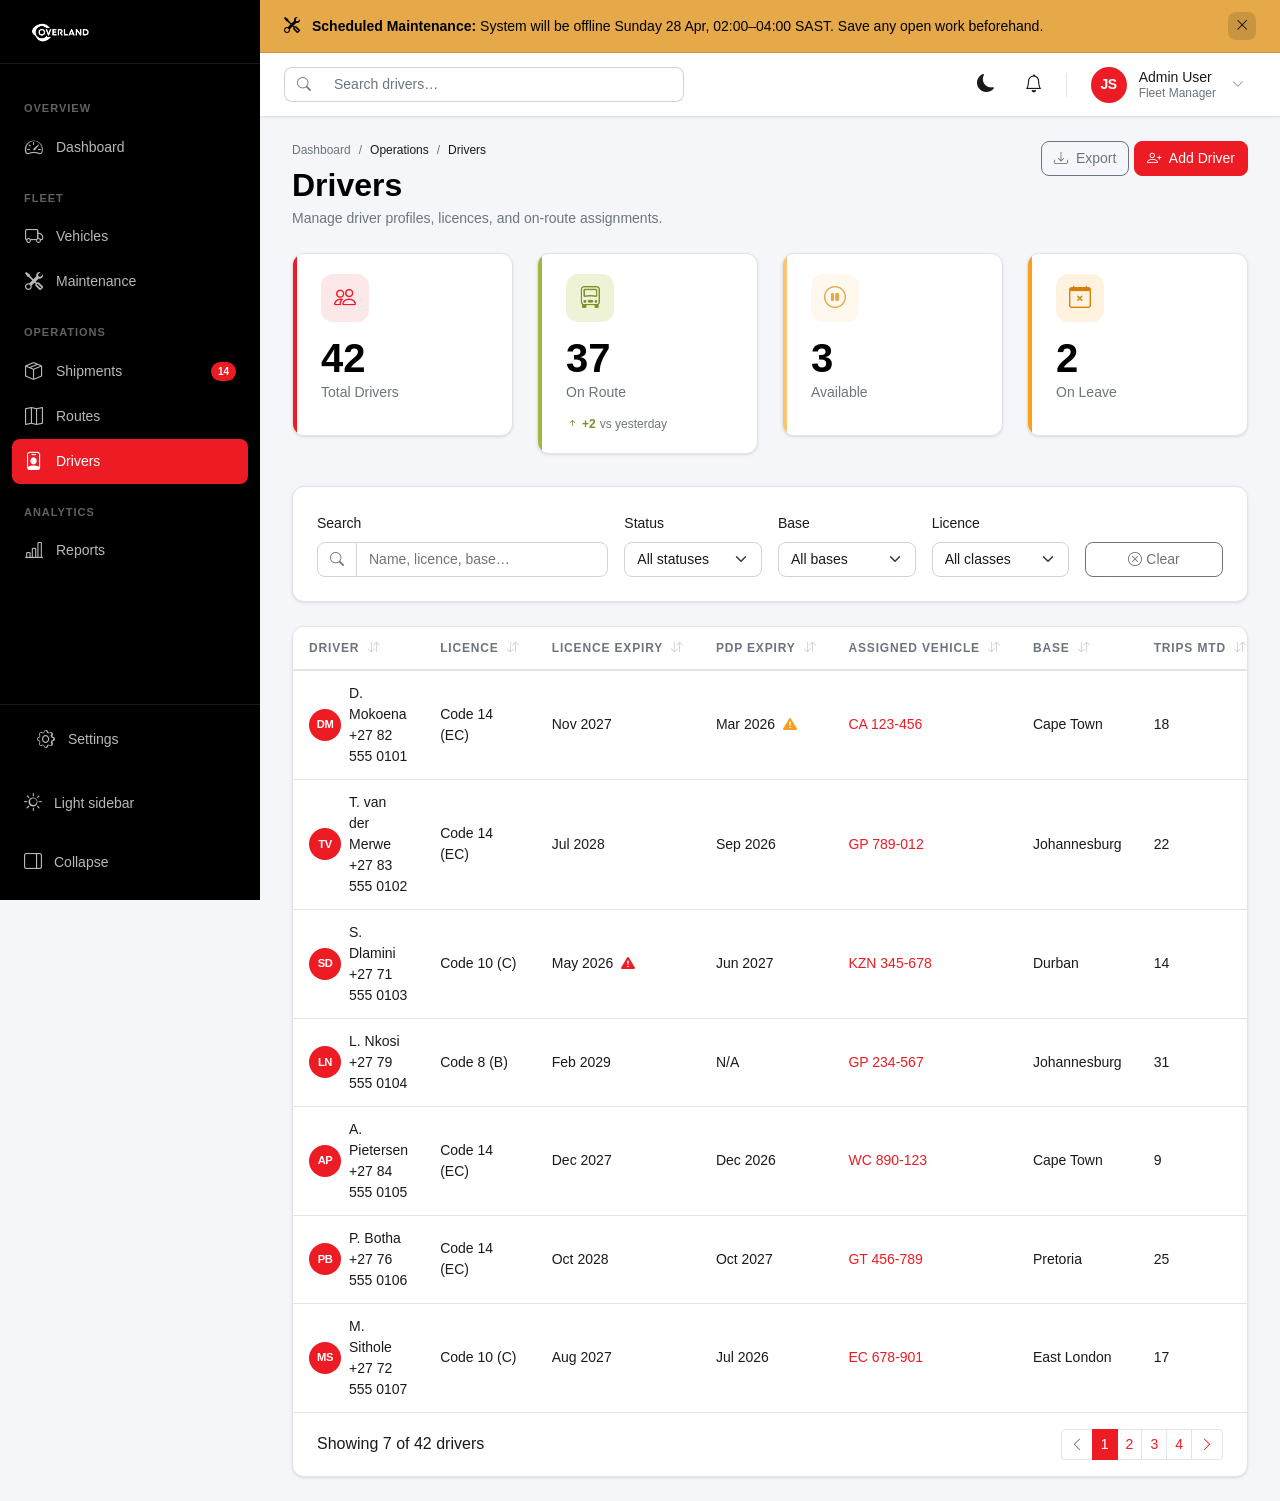
<file: pages/drivers.html>
﻿<!doctype html>
<html lang="en" data-bs-theme="light">
<head>
  <meta charset="utf-8">
  <meta name="viewport" content="width=device-width, initial-scale=1">
  <title>Drivers — Overland Fleet Management</title>
  <link rel="icon" type="image/png" href="../image/PNG/Logo-03.png">

  <link rel="stylesheet" href="https://cdn.jsdelivr.net/npm/bootstrap@5.3.3/dist/css/bootstrap.min.css">
  <link rel="stylesheet" href="https://cdn.jsdelivr.net/npm/bootstrap-icons@1.11.3/font/bootstrap-icons.min.css">
  <link rel="stylesheet" href="https://api.fontshare.com/v2/css?f[]=switzer@100,300,400,500,700,900&display=swap">
  <link rel="stylesheet" href="../assets/css/overland-tokens.css">
  <link rel="stylesheet" href="../assets/css/overland-light.css">
  <link rel="stylesheet" href="../assets/css/overland-dark.css">
  <link rel="stylesheet" href="../assets/css/overland.css">
</head>
<body>

<div class="ol-layout">

  <!-- SIDEBAR -->
  <nav id="ol-sidebar" class="ol-sidebar" aria-label="Main navigation">
    <div class="ol-sidebar__logo">
      <img src="../image/PNG/Logo-02.png" alt="Overland" class="ol-sidebar__logo-full ol-sidebar__logo-full--dark">
      <img src="../image/PNG/Logo-01.png" alt="Overland" class="ol-sidebar__logo-full ol-sidebar__logo-full--light">
      <img src="../image/PNG/Logo-03.png" alt="Overland" class="ol-sidebar__logo-mark">
    </div>
    <div class="ol-sidebar__nav">
      <ul class="list-unstyled mb-0">
        <li><span class="ol-sidebar__section-label">Overview</span></li>
        <li class="ol-nav-item">
          <a href="../index.html" class="ol-nav-link" data-label="Dashboard">
            <i class="bi bi-speedometer2 ol-nav-link__icon"></i>
            <span class="ol-nav-link__text">Dashboard</span>
          </a>
        </li>
        <li><span class="ol-sidebar__section-label">Fleet</span></li>
        <li class="ol-nav-item">
          <a href="vehicles.html" class="ol-nav-link" data-label="Vehicles">
            <i class="bi bi-truck ol-nav-link__icon"></i>
            <span class="ol-nav-link__text">Vehicles</span>
          </a>
        </li>
        <li class="ol-nav-item">
          <a href="maintenance.html" class="ol-nav-link" data-label="Maintenance">
            <i class="bi bi-tools ol-nav-link__icon"></i>
            <span class="ol-nav-link__text">Maintenance</span>
          </a>
        </li>
        <li><span class="ol-sidebar__section-label">Operations</span></li>
        <li class="ol-nav-item">
          <a href="table.html" class="ol-nav-link" data-label="Shipments">
            <i class="bi bi-box-seam ol-nav-link__icon"></i>
            <span class="ol-nav-link__text">Shipments</span>
            <span class="ol-nav-link__badge">14</span>
          </a>
        </li>
        <li class="ol-nav-item">
          <a href="routes.html" class="ol-nav-link" data-label="Routes">
            <i class="bi bi-map ol-nav-link__icon"></i>
            <span class="ol-nav-link__text">Routes</span>
          </a>
        </li>
        <li class="ol-nav-item">
          <a href="drivers.html" class="ol-nav-link active" data-label="Drivers">
            <i class="bi bi-person-badge ol-nav-link__icon"></i>
            <span class="ol-nav-link__text">Drivers</span>
          </a>
        </li>
        <li><span class="ol-sidebar__section-label">Analytics</span></li>
        <li class="ol-nav-item">
          <a href="reports.html" class="ol-nav-link" data-label="Reports">
            <i class="bi bi-bar-chart-line ol-nav-link__icon"></i>
            <span class="ol-nav-link__text">Reports</span>
          </a>
        </li>
      </ul>
    </div>
    <div class="ol-sidebar__footer">
      <ul class="list-unstyled mb-3">
        <li class="ol-nav-item">
          <a href="settings.html" class="ol-nav-link" data-label="Settings">
            <i class="bi bi-gear ol-nav-link__icon"></i>
            <span class="ol-nav-link__text">Settings</span>
          </a>
        </li>
      </ul>
      <button id="ol-sidebar-variant-btn" class="ol-sidebar__variant-btn" aria-label="Toggle sidebar style">
        <i class="bi bi-sun"></i>
        <span>Light sidebar</span>
      </button>      <button id="ol-sidebar-collapse-btn" class="ol-sidebar__collapse-btn" aria-label="Collapse sidebar">
        <i class="bi bi-layout-sidebar-reverse"></i>
        <span>Collapse</span>
      </button>
    </div>
  </nav>

  <div id="ol-sidebar-backdrop" class="ol-sidebar-backdrop" role="presentation"></div>

  <div id="ol-main-wrapper" class="ol-main-wrapper">

        <!-- Announcement Banner -->
    <div id="ol-announcement-banner" class="ol-announcement-banner ol-announcement-banner--info" role="status" aria-live="polite">
      <div class="ol-announcement-banner__content">
        <i class="bi bi-tools"></i>
        <span><strong>Scheduled Maintenance:</strong> System will be offline Sunday 28 Apr, 02:00&#8211;04:00 SAST. Save any open work beforehand.</span>
      </div>
      <button type="button" class="ol-announcement-banner__close" id="ol-banner-dismiss" aria-label="Dismiss announcement">
        <i class="bi bi-x-lg"></i>
      </button>
    </div>
<header class="ol-topbar">
      <button id="ol-mobile-toggle" class="ol-topbar__mobile-toggle" aria-label="Open navigation">
        <i class="bi bi-list"></i>
      </button>
      <div class="ol-topbar__search">
        <div class="input-group">
          <span class="input-group-text border-end-0"><i class="bi bi-search"></i></span>
          <input type="search" class="form-control border-start-0" placeholder="Search drivers…" aria-label="Search" data-table-search="drivers-table">
        </div>
      </div>
      <div class="ol-topbar__actions">
        <button id="ol-theme-toggle" class="ol-topbar__icon-btn" aria-label="Toggle theme">
          <i class="bi bi-moon-fill"></i>
        </button>
        <a href="#" class="ol-topbar__icon-btn" aria-label="Notifications"><i class="bi bi-bell"></i></a>
        <div class="ol-topbar__divider"></div>
        <div class="dropdown">
          <button class="ol-topbar__user" id="userDropdown" data-bs-toggle="dropdown" aria-expanded="false">
            <div class="ol-avatar">JS</div>
            <div class="ol-topbar__user-info">
              <span class="ol-topbar__user-name">Admin User</span>
              <span class="ol-topbar__user-role">Fleet Manager</span>
            </div>
            <i class="bi bi-chevron-down ms-1 ol-topbar__chevron"></i>
          </button>
          <ul class="dropdown-menu dropdown-menu-end" aria-labelledby="userDropdown">
            <li><a class="dropdown-item" href="settings.html"><i class="bi bi-gear me-2"></i>Settings</a></li>
            <li><hr class="dropdown-divider"></li>
            <li><a class="dropdown-item text-danger" href="login.html"><i class="bi bi-box-arrow-right me-2"></i>Sign out</a></li>
          </ul>
        </div>
      </div>
    </header>

    <main class="ol-content" id="main-content">

      <div class="ol-page-header">
        <div class="ol-page-header__left">
          <nav aria-label="breadcrumb" class="ol-breadcrumb">
            <ol class="breadcrumb mb-0">
              <li class="breadcrumb-item"><a href="../index.html">Dashboard</a></li>
              <li class="breadcrumb-item">Operations</li>
              <li class="breadcrumb-item active" aria-current="page">Drivers</li>
            </ol>
          </nav>
          <h1 class="ol-page-title">Drivers</h1>
          <p class="ol-page-subtitle">Manage driver profiles, licences, and on-route assignments.</p>
        </div>
        <div class="ol-page-header__actions">
          <button class="btn btn-outline-secondary btn-icon">
            <i class="bi bi-download"></i> Export
          </button>
          <button class="btn btn-primary btn-icon" data-bs-toggle="modal" data-bs-target="#addDriverModal">
            <i class="bi bi-person-plus"></i> Add Driver
          </button>
        </div>
      </div>

      <!-- KPI cards -->
      <div class="row g-4 mb-6">
        <div class="col-6 col-xl-3">
          <div class="ol-stat-card">
            <div class="ol-stat-card__icon-wrap ol-stat-card__icon-wrap--red"><i class="bi bi-people"></i></div>
            <div class="ol-stat-card__value">42</div>
            <div class="ol-stat-card__label">Total Drivers</div>
          </div>
        </div>
        <div class="col-6 col-xl-3">
          <div class="ol-stat-card ol-stat-card--lime">
            <div class="ol-stat-card__icon-wrap ol-stat-card__icon-wrap--lime"><i class="bi bi-truck-front"></i></div>
            <div class="ol-stat-card__value">37</div>
            <div class="ol-stat-card__label">On Route</div>
            <div class="ol-stat-card__trend ol-stat-card__trend--up"><i class="bi bi-arrow-up-short"></i>+2 <span class="ol-stat-card__trend-text">vs yesterday</span></div>
          </div>
        </div>
        <div class="col-6 col-xl-3">
          <div class="ol-stat-card ol-stat-card--gold">
            <div class="ol-stat-card__icon-wrap ol-stat-card__icon-wrap--gold"><i class="bi bi-pause-circle"></i></div>
            <div class="ol-stat-card__value">3</div>
            <div class="ol-stat-card__label">Available</div>
          </div>
        </div>
        <div class="col-6 col-xl-3">
          <div class="ol-stat-card ol-stat-card--orange">
            <div class="ol-stat-card__icon-wrap ol-stat-card__icon-wrap--orange"><i class="bi bi-calendar-x"></i></div>
            <div class="ol-stat-card__value">2</div>
            <div class="ol-stat-card__label">On Leave</div>
          </div>
        </div>
      </div>

      <!-- View toggle + filter bar -->
      <div class="ol-card mb-4">
        <div class="ol-card__body">
          <div class="row g-3 align-items-end">
            <div class="col-12 col-md-4">
              <label class="form-label">Search</label>
              <div class="input-group">
                <span class="input-group-text"><i class="bi bi-search"></i></span>
                <input type="search" class="form-control" placeholder="Name, licence, base…" data-table-search="drivers-table">
              </div>
            </div>
            <div class="col-6 col-md-2">
              <label class="form-label" for="drivers-status-filter">Status</label>
              <select class="form-select" id="drivers-status-filter">
                <option value="">All statuses</option>
                <option>On Route</option>
                <option>Available</option>
                <option>On Leave</option>
                <option>Suspended</option>
              </select>
            </div>
            <div class="col-6 col-md-2">
              <label class="form-label" for="drivers-base-filter">Base</label>
              <select class="form-select" id="drivers-base-filter">
                <option value="">All bases</option>
                <option>Johannesburg</option>
                <option>Cape Town</option>
                <option>Durban</option>
                <option>Pretoria</option>
              </select>
            </div>
            <div class="col-6 col-md-2">
              <label class="form-label" for="drivers-licence-filter">Licence</label>
              <select class="form-select" id="drivers-licence-filter">
                <option value="">All classes</option>
                <option>Code 14 (EC)</option>
                <option>Code 10 (C)</option>
                <option>Code 8 (B)</option>
              </select>
            </div>
            <div class="col-6 col-md-2">
              <button class="btn btn-outline-secondary w-100"><i class="bi bi-x-circle"></i> Clear</button>
            </div>
          </div>
        </div>
      </div>

      <!-- Drivers table -->
      <div class="ol-card">
        <div class="ol-card__body--flush">
          <div class="ol-table-container">
            <table class="ol-table" id="drivers-table" data-sortable>
              <thead>
                <tr>
                  <th data-col="0">Driver <i class="bi bi-arrow-down-up sort-icon"></i></th>
                  <th data-col="1">Licence <i class="bi bi-arrow-down-up sort-icon"></i></th>
                  <th data-col="2">Licence Expiry <i class="bi bi-arrow-down-up sort-icon"></i></th>
                  <th data-col="3">PDP Expiry <i class="bi bi-arrow-down-up sort-icon"></i></th>
                  <th data-col="4">Assigned Vehicle <i class="bi bi-arrow-down-up sort-icon"></i></th>
                  <th data-col="5">Base <i class="bi bi-arrow-down-up sort-icon"></i></th>
                  <th data-col="6">Trips MTD <i class="bi bi-arrow-down-up sort-icon"></i></th>
                  <th data-col="7">Status <i class="bi bi-arrow-down-up sort-icon"></i></th>
                  <th>Actions</th>
                </tr>
              </thead>
              <tbody>
                <tr>
                  <td>
                    <div class="d-flex align-items-center gap-2">
                      <div class="ol-avatar ol-avatar--sm">DM</div>
                      <div>
                        <div class="fw-medium">D. Mokoena</div>
                        <div class="ol-text-xs-muted">+27 82 555 0101</div>
                      </div>
                    </div>
                  </td>
                  <td>Code 14 (EC)</td>
                  <td>Nov 2027</td>
                  <td>Mar 2026 <i class="bi bi-exclamation-triangle-fill text-warning ms-1" title="PDP expiring soon"></i></td>
                  <td><a href="vehicles.html" class="text-brand-red">CA 123-456</a></td>
                  <td>Cape Town</td>
                  <td>18</td>
                  <td><span class="ol-badge ol-badge--active">On Route</span></td>
                  <td><div class="d-flex gap-1"><button class="btn btn-sm btn-outline-primary" type="button" title="Edit driver" aria-label="Edit driver"><i class="bi bi-pencil"></i></button><button class="btn btn-sm btn-outline-danger" type="button" title="Delete driver" aria-label="Delete driver"><i class="bi bi-trash"></i></button></div></td>
                </tr>
                <tr>
                  <td>
                    <div class="d-flex align-items-center gap-2">
                      <div class="ol-avatar ol-avatar--sm">TV</div>
                      <div>
                        <div class="fw-medium">T. van der Merwe</div>
                        <div class="ol-text-xs-muted">+27 83 555 0102</div>
                      </div>
                    </div>
                  </td>
                  <td>Code 14 (EC)</td>
                  <td>Jul 2028</td>
                  <td>Sep 2026</td>
                  <td><a href="vehicles.html" class="text-brand-red">GP 789-012</a></td>
                  <td>Johannesburg</td>
                  <td>22</td>
                  <td><span class="ol-badge ol-badge--active">On Route</span></td>
                  <td><div class="d-flex gap-1"><button class="btn btn-sm btn-outline-primary" type="button" title="Edit driver" aria-label="Edit driver"><i class="bi bi-pencil"></i></button><button class="btn btn-sm btn-outline-danger" type="button" title="Delete driver" aria-label="Delete driver"><i class="bi bi-trash"></i></button></div></td>
                </tr>
                <tr>
                  <td>
                    <div class="d-flex align-items-center gap-2">
                      <div class="ol-avatar ol-avatar--sm">SD</div>
                      <div>
                        <div class="fw-medium">S. Dlamini</div>
                        <div class="ol-text-xs-muted">+27 71 555 0103</div>
                      </div>
                    </div>
                  </td>
                  <td>Code 10 (C)</td>
                  <td>May 2026 <i class="bi bi-exclamation-triangle-fill text-danger ms-1" title="Expiring this month"></i></td>
                  <td>Jun 2027</td>
                  <td><a href="vehicles.html" class="text-brand-red">KZN 345-678</a></td>
                  <td>Durban</td>
                  <td>14</td>
                  <td><span class="ol-badge ol-badge--pending">Maintenance</span></td>
                  <td><div class="d-flex gap-1"><button class="btn btn-sm btn-outline-primary" type="button" title="Edit driver" aria-label="Edit driver"><i class="bi bi-pencil"></i></button><button class="btn btn-sm btn-outline-danger" type="button" title="Delete driver" aria-label="Delete driver"><i class="bi bi-trash"></i></button></div></td>
                </tr>
                <tr>
                  <td>
                    <div class="d-flex align-items-center gap-2">
                      <div class="ol-avatar ol-avatar--sm">LN</div>
                      <div>
                        <div class="fw-medium">L. Nkosi</div>
                        <div class="ol-text-xs-muted">+27 79 555 0104</div>
                      </div>
                    </div>
                  </td>
                  <td>Code 8 (B)</td>
                  <td>Feb 2029</td>
                  <td>N/A</td>
                  <td><a href="vehicles.html" class="text-brand-red">GP 234-567</a></td>
                  <td>Johannesburg</td>
                  <td>31</td>
                  <td><span class="ol-badge ol-badge--active">On Route</span></td>
                  <td><div class="d-flex gap-1"><button class="btn btn-sm btn-outline-primary" type="button" title="Edit driver" aria-label="Edit driver"><i class="bi bi-pencil"></i></button><button class="btn btn-sm btn-outline-danger" type="button" title="Delete driver" aria-label="Delete driver"><i class="bi bi-trash"></i></button></div></td>
                </tr>
                <tr>
                  <td>
                    <div class="d-flex align-items-center gap-2">
                      <div class="ol-avatar ol-avatar--sm">AP</div>
                      <div>
                        <div class="fw-medium">A. Pietersen</div>
                        <div class="ol-text-xs-muted">+27 84 555 0105</div>
                      </div>
                    </div>
                  </td>
                  <td>Code 14 (EC)</td>
                  <td>Dec 2027</td>
                  <td>Dec 2026</td>
                  <td><a href="vehicles.html" class="text-brand-red">WC 890-123</a></td>
                  <td>Cape Town</td>
                  <td>9</td>
                  <td><span class="ol-badge ol-badge--inactive">On Leave</span></td>
                  <td><div class="d-flex gap-1"><button class="btn btn-sm btn-outline-primary" type="button" title="Edit driver" aria-label="Edit driver"><i class="bi bi-pencil"></i></button><button class="btn btn-sm btn-outline-danger" type="button" title="Delete driver" aria-label="Delete driver"><i class="bi bi-trash"></i></button></div></td>
                </tr>
                <tr>
                  <td>
                    <div class="d-flex align-items-center gap-2">
                      <div class="ol-avatar ol-avatar--sm">PB</div>
                      <div>
                        <div class="fw-medium">P. Botha</div>
                        <div class="ol-text-xs-muted">+27 76 555 0106</div>
                      </div>
                    </div>
                  </td>
                  <td>Code 14 (EC)</td>
                  <td>Oct 2028</td>
                  <td>Oct 2027</td>
                  <td><a href="vehicles.html" class="text-brand-red">GT 456-789</a></td>
                  <td>Pretoria</td>
                  <td>25</td>
                  <td><span class="ol-badge ol-badge--active">On Route</span></td>
                  <td><div class="d-flex gap-1"><button class="btn btn-sm btn-outline-primary" type="button" title="Edit driver" aria-label="Edit driver"><i class="bi bi-pencil"></i></button><button class="btn btn-sm btn-outline-danger" type="button" title="Delete driver" aria-label="Delete driver"><i class="bi bi-trash"></i></button></div></td>
                </tr>
                <tr>
                  <td>
                    <div class="d-flex align-items-center gap-2">
                      <div class="ol-avatar ol-avatar--sm">MS</div>
                      <div>
                        <div class="fw-medium">M. Sithole</div>
                        <div class="ol-text-xs-muted">+27 72 555 0107</div>
                      </div>
                    </div>
                  </td>
                  <td>Code 10 (C)</td>
                  <td>Aug 2027</td>
                  <td>Jul 2026</td>
                  <td><a href="vehicles.html" class="text-brand-red">EC 678-901</a></td>
                  <td>East London</td>
                  <td>17</td>
                  <td><span class="ol-badge ol-badge--active">On Route</span></td>
                  <td><div class="d-flex gap-1"><button class="btn btn-sm btn-outline-primary" type="button" title="Edit driver" aria-label="Edit driver"><i class="bi bi-pencil"></i></button><button class="btn btn-sm btn-outline-danger" type="button" title="Delete driver" aria-label="Delete driver"><i class="bi bi-trash"></i></button></div></td>
                </tr>
              </tbody>
            </table>
          </div>
        </div>
        <div class="ol-card__footer d-flex justify-content-between align-items-center flex-wrap gap-3">
            <div class="ol-text-sm-muted">Showing 7 of 42 drivers</div>
          <nav aria-label="Drivers pagination">
            <ul class="pagination pagination-sm mb-0">
              <li class="page-item disabled"><a class="page-link" href="#" aria-label="Previous" title="Previous"><i class="bi bi-chevron-left"></i></a></li>
              <li class="page-item active"><a class="page-link" href="#">1</a></li>
              <li class="page-item"><a class="page-link" href="#">2</a></li>
              <li class="page-item"><a class="page-link" href="#">3</a></li>
              <li class="page-item"><a class="page-link" href="#">4</a></li>
              <li class="page-item"><a class="page-link" href="#" aria-label="Next"><i class="bi bi-chevron-right"></i></a></li>
            </ul>
          </nav>
        </div>
      </div>

    </main>
  </div>
</div>

<!-- Add Driver Modal -->
<div class="modal fade" id="addDriverModal" tabindex="-1" aria-labelledby="addDriverLabel" aria-hidden="true">
  <div class="modal-dialog modal-dialog-centered modal-lg">
    <div class="modal-content">
      <div class="modal-header">
        <h5 class="modal-title" id="addDriverLabel"><i class="bi bi-person-plus me-2"></i>Add New Driver</h5>
        <button type="button" class="btn-close" data-bs-dismiss="modal" aria-label="Close"></button>
      </div>
      <div class="modal-body">
        <div class="row g-4">
          <div class="col-12 col-sm-6">
            <label class="form-label">First Name <span class="text-danger">*</span></label>
            <input type="text" class="form-control" placeholder="First name" required>
          </div>
          <div class="col-12 col-sm-6">
            <label class="form-label">Last Name <span class="text-danger">*</span></label>
            <input type="text" class="form-control" placeholder="Last name" required>
          </div>
          <div class="col-12 col-sm-6">
            <label class="form-label">Phone Number</label>
            <div class="input-group">
              <span class="input-group-text"><i class="bi bi-telephone"></i></span>
              <input type="tel" class="form-control" placeholder="+27 xx xxx xxxx">
            </div>
          </div>
          <div class="col-12 col-sm-6">
            <label class="form-label">ID Number</label>
            <input type="text" class="form-control" placeholder="SA ID number">
          </div>
          <div class="col-12 col-sm-4">
            <label class="form-label">Licence Class <span class="text-danger">*</span></label>
            <select class="form-select" required>
              <option value="">Select…</option>
              <option>Code 14 (EC)</option>
              <option>Code 10 (C)</option>
              <option>Code 8 (B)</option>
            </select>
          </div>
          <div class="col-12 col-sm-4">
            <label class="form-label">Licence Expiry</label>
            <input type="date" class="form-control">
          </div>
          <div class="col-12 col-sm-4">
            <label class="form-label">PDP Expiry</label>
            <input type="date" class="form-control">
          </div>
          <div class="col-12 col-sm-6">
            <label class="form-label">Base Location</label>
            <select class="form-select">
              <option value="">Select base…</option>
              <option>Johannesburg</option>
              <option>Cape Town</option>
              <option>Durban</option>
              <option>Pretoria</option>
            </select>
          </div>
          <div class="col-12 col-sm-6">
            <label class="form-label">Assign Vehicle</label>
            <select class="form-select">
              <option value="">Unassigned</option>
              <option>CA 123-456 — Mercedes Actros</option>
              <option>GP 789-012 — Volvo FH 500</option>
              <option>FS 567-890 — Ford Ranger (Idle)</option>
            </select>
          </div>
        </div>
      </div>
      <div class="modal-footer">
        <button type="button" class="btn btn-outline-secondary" data-bs-dismiss="modal">Cancel</button>
        <button type="button" class="btn btn-primary btn-icon"><i class="bi bi-check2"></i> Add Driver</button>
      </div>
    </div>
  </div>
</div>

<script src="https://cdn.jsdelivr.net/npm/bootstrap@5.3.3/dist/js/bootstrap.bundle.min.js"></script>
<script src="../assets/js/overland.js"></script>
</body>
</html>
</file>
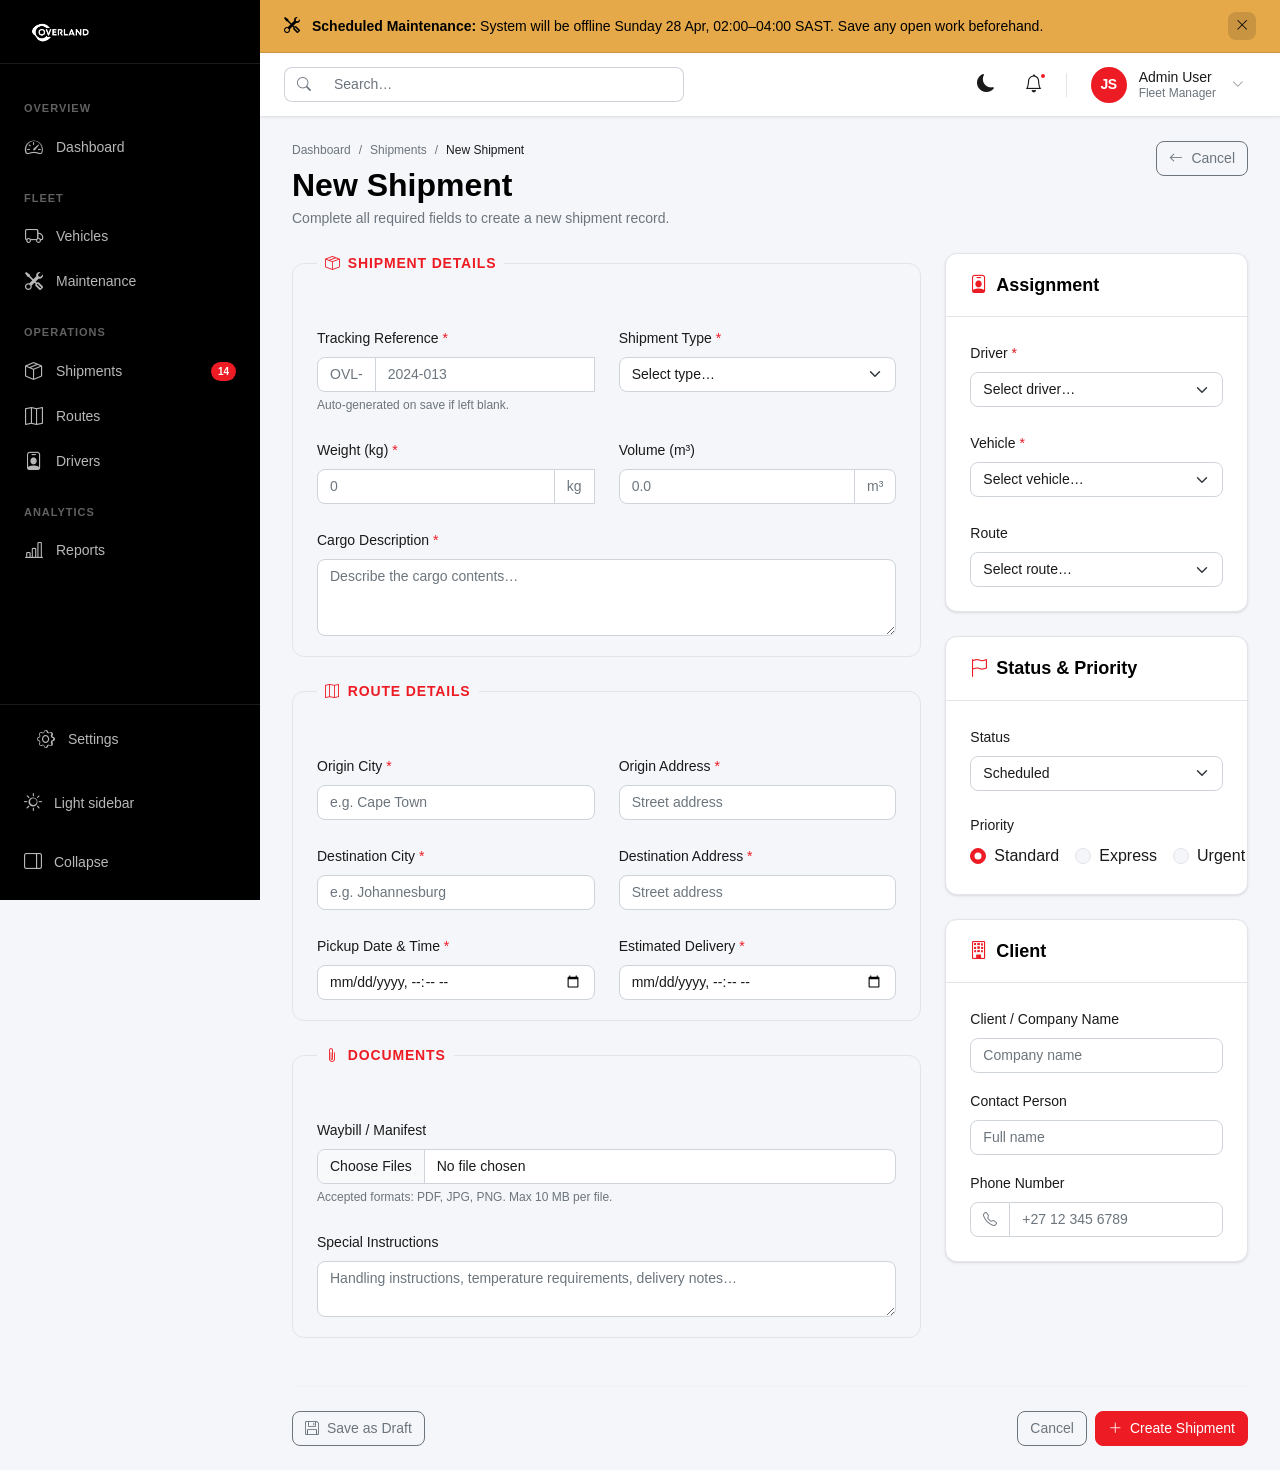
<file: pages/form.html>
﻿<!doctype html>
<html lang="en" data-bs-theme="light">
<head>
  <meta charset="utf-8">
  <meta name="viewport" content="width=device-width, initial-scale=1">
  <title>New Shipment — Overland Fleet Management</title>
  <link rel="icon" type="image/png" href="../image/PNG/Logo-03.png">

  <link rel="stylesheet" href="https://cdn.jsdelivr.net/npm/bootstrap@5.3.3/dist/css/bootstrap.min.css">
  <link rel="stylesheet" href="https://cdn.jsdelivr.net/npm/bootstrap-icons@1.11.3/font/bootstrap-icons.min.css">
  <link rel="stylesheet" href="https://api.fontshare.com/v2/css?f[]=switzer@100,300,400,500,700,900&display=swap">
  <link rel="stylesheet" href="../assets/css/overland-tokens.css">
  <link rel="stylesheet" href="../assets/css/overland-light.css">
  <link rel="stylesheet" href="../assets/css/overland-dark.css">
  <link rel="stylesheet" href="../assets/css/overland.css">
</head>
<body>

<div class="ol-layout">

  <!-- SIDEBAR -->
  <nav id="ol-sidebar" class="ol-sidebar" aria-label="Main navigation">
    <div class="ol-sidebar__logo">
      <img src="../image/PNG/Logo-02.png"
           alt="Overland" class="ol-sidebar__logo-full ol-sidebar__logo-full--dark">
      <img src="../image/PNG/Logo-01.png" alt="Overland" class="ol-sidebar__logo-full ol-sidebar__logo-full--light">
      <img src="../image/PNG/Logo-03.png"
           alt="Overland" class="ol-sidebar__logo-mark">
    </div>
    <div class="ol-sidebar__nav">
      <ul class="list-unstyled mb-0">
        <li><span class="ol-sidebar__section-label">Overview</span></li>
        <li class="ol-nav-item">
          <a href="../index.html" class="ol-nav-link" data-label="Dashboard">
            <i class="bi bi-speedometer2 ol-nav-link__icon"></i>
            <span class="ol-nav-link__text">Dashboard</span>
          </a>
        </li>
        <li><span class="ol-sidebar__section-label">Fleet</span></li>
        <li class="ol-nav-item">
          <a href="vehicles.html" class="ol-nav-link" data-label="Vehicles">
            <i class="bi bi-truck ol-nav-link__icon"></i>
            <span class="ol-nav-link__text">Vehicles</span>
          </a>
        </li>
        <li class="ol-nav-item">
          <a href="maintenance.html" class="ol-nav-link" data-label="Maintenance">
            <i class="bi bi-tools ol-nav-link__icon"></i>
            <span class="ol-nav-link__text">Maintenance</span>
          </a>
        </li>
        <li><span class="ol-sidebar__section-label">Operations</span></li>
        <li class="ol-nav-item">
          <a href="table.html" class="ol-nav-link" data-label="Shipments">
            <i class="bi bi-box-seam ol-nav-link__icon"></i>
            <span class="ol-nav-link__text">Shipments</span>
            <span class="ol-nav-link__badge">14</span>
          </a>
        </li>
        <li class="ol-nav-item">
          <a href="routes.html" class="ol-nav-link" data-label="Routes">
            <i class="bi bi-map ol-nav-link__icon"></i>
            <span class="ol-nav-link__text">Routes</span>
          </a>
        </li>
        <li class="ol-nav-item">
          <a href="drivers.html" class="ol-nav-link" data-label="Drivers">
            <i class="bi bi-person-badge ol-nav-link__icon"></i>
            <span class="ol-nav-link__text">Drivers</span>
          </a>
        </li>
        <li><span class="ol-sidebar__section-label">Analytics</span></li>
        <li class="ol-nav-item">
          <a href="reports.html" class="ol-nav-link" data-label="Reports">
            <i class="bi bi-bar-chart-line ol-nav-link__icon"></i>
            <span class="ol-nav-link__text">Reports</span>
          </a>
        </li>
      </ul>
    </div>
    <div class="ol-sidebar__footer">
      <ul class="list-unstyled mb-3">
        <li class="ol-nav-item">
          <a href="settings.html" class="ol-nav-link" data-label="Settings">
            <i class="bi bi-gear ol-nav-link__icon"></i>
            <span class="ol-nav-link__text">Settings</span>
          </a>
        </li>
      </ul>
      <button id="ol-sidebar-variant-btn" class="ol-sidebar__variant-btn" aria-label="Toggle sidebar style">
        <i class="bi bi-sun"></i>
        <span>Light sidebar</span>
      </button>      <button id="ol-sidebar-collapse-btn" class="ol-sidebar__collapse-btn" aria-label="Collapse sidebar">
        <i class="bi bi-layout-sidebar-reverse"></i>
        <span>Collapse</span>
      </button>
    </div>
  </nav>

  <div id="ol-sidebar-backdrop" class="ol-sidebar-backdrop" role="presentation"></div>

  <!-- MAIN WRAPPER -->
  <div id="ol-main-wrapper" class="ol-main-wrapper">

    <!-- TOP BAR -->
        <!-- Announcement Banner -->
    <div id="ol-announcement-banner" class="ol-announcement-banner ol-announcement-banner--info" role="status" aria-live="polite">
      <div class="ol-announcement-banner__content">
        <i class="bi bi-tools"></i>
        <span><strong>Scheduled Maintenance:</strong> System will be offline Sunday 28 Apr, 02:00&#8211;04:00 SAST. Save any open work beforehand.</span>
      </div>
      <button type="button" class="ol-announcement-banner__close" id="ol-banner-dismiss" aria-label="Dismiss announcement">
        <i class="bi bi-x-lg"></i>
      </button>
    </div>
<header class="ol-topbar">
      <button id="ol-mobile-toggle" class="ol-topbar__mobile-toggle" aria-label="Open navigation">
        <i class="bi bi-list"></i>
      </button>
      <div class="ol-topbar__search">
        <div class="input-group">
          <span class="input-group-text border-end-0"><i class="bi bi-search"></i></span>
          <input type="search" class="form-control border-start-0" placeholder="Search…" aria-label="Search">
        </div>
      </div>
      <div class="ol-topbar__actions">
        <button id="ol-theme-toggle" class="ol-topbar__icon-btn" aria-label="Toggle theme">
          <i class="bi bi-moon-fill"></i>
        </button>
        <a href="#" class="ol-topbar__icon-btn" aria-label="Notifications">
          <i class="bi bi-bell"></i>
          <span class="ol-topbar__notification-dot"></span>
        </a>
        <div class="ol-topbar__divider"></div>
        <div class="dropdown">
          <button class="ol-topbar__user" id="userDropdown" data-bs-toggle="dropdown" aria-expanded="false">
            <div class="ol-avatar">JS</div>
            <div class="ol-topbar__user-info">
              <span class="ol-topbar__user-name">Admin User</span>
              <span class="ol-topbar__user-role">Fleet Manager</span>
            </div>
            <i class="bi bi-chevron-down ms-1 ol-topbar__chevron"></i>
          </button>
          <ul class="dropdown-menu dropdown-menu-end" aria-labelledby="userDropdown">
            <li><a class="dropdown-item" href="#"><i class="bi bi-person me-2"></i>Profile</a></li>
            <li><a class="dropdown-item" href="settings.html"><i class="bi bi-gear me-2"></i>Settings</a></li>
            <li><hr class="dropdown-divider"></li>
            <li><a class="dropdown-item text-danger" href="login.html"><i class="bi bi-box-arrow-right me-2"></i>Sign out</a></li>
          </ul>
        </div>
      </div>
    </header>

    <!-- PAGE CONTENT -->
    <main class="ol-content" id="main-content">

      <!-- Page header -->
      <div class="ol-page-header">
        <div class="ol-page-header__left">
          <nav aria-label="breadcrumb" class="ol-breadcrumb">
            <ol class="breadcrumb mb-0">
              <li class="breadcrumb-item"><a href="../index.html">Dashboard</a></li>
              <li class="breadcrumb-item"><a href="table.html">Shipments</a></li>
              <li class="breadcrumb-item active" aria-current="page">New Shipment</li>
            </ol>
          </nav>
          <h1 class="ol-page-title">New Shipment</h1>
          <p class="ol-page-subtitle">Complete all required fields to create a new shipment record.</p>
        </div>
        <div class="d-flex gap-2 flex-wrap">
          <a href="table.html" class="btn btn-outline-secondary btn-icon">
            <i class="bi bi-arrow-left"></i> Cancel
          </a>
        </div>
      </div>

      <form id="shipment-form" novalidate>

        <div class="row g-4">

          <!-- LEFT COLUMN — Main details -->
          <div class="col-12 col-xl-8">

            <!-- Shipment Details -->
            <fieldset class="ol-fieldset">
              <legend class="ol-fieldset-legend">
                <i class="bi bi-box-seam me-2"></i>Shipment Details
              </legend>
              <div class="row g-4 mt-0">
                <div class="col-12 col-md-6">
                  <label for="tracking-ref" class="form-label">
                    Tracking Reference <span class="text-danger">*</span>
                  </label>
                  <div class="input-group">
                    <span class="input-group-text">OVL-</span>
                    <input type="text" class="form-control" id="tracking-ref"
                           placeholder="2024-013" pattern="[0-9\-]+" required>
                    <div class="invalid-feedback">Please enter a valid tracking reference.</div>
                  </div>
                  <div class="form-text">Auto-generated on save if left blank.</div>
                </div>
                <div class="col-12 col-md-6">
                  <label for="shipment-type" class="form-label">
                    Shipment Type <span class="text-danger">*</span>
                  </label>
                  <select class="form-select" id="shipment-type" required>
                    <option value="">Select type…</option>
                    <option>General Freight</option>
                    <option>Refrigerated</option>
                    <option>Hazardous Materials</option>
                    <option>Oversized Load</option>
                    <option>Express</option>
                  </select>
                  <div class="invalid-feedback">Please select a shipment type.</div>
                </div>
                <div class="col-12 col-md-6">
                  <label for="weight" class="form-label">
                    Weight (kg) <span class="text-danger">*</span>
                  </label>
                  <div class="input-group">
                    <input type="number" class="form-control" id="weight"
                           placeholder="0" min="1" max="99999" required>
                    <span class="input-group-text">kg</span>
                    <div class="invalid-feedback">Please enter a valid weight (1–99,999 kg).</div>
                  </div>
                </div>
                <div class="col-12 col-md-6">
                  <label for="volume" class="form-label">Volume (m³)</label>
                  <div class="input-group">
                    <input type="number" class="form-control" id="volume"
                           placeholder="0.0" step="0.1" min="0">
                    <span class="input-group-text">m³</span>
                  </div>
                </div>
                <div class="col-12">
                  <label for="cargo-description" class="form-label">
                    Cargo Description <span class="text-danger">*</span>
                  </label>
                  <textarea class="form-control" id="cargo-description" rows="3"
                            placeholder="Describe the cargo contents…" required></textarea>
                  <div class="invalid-feedback">Please provide a cargo description.</div>
                </div>
              </div>
            </fieldset>

            <!-- Route Details -->
            <fieldset class="ol-fieldset">
              <legend class="ol-fieldset-legend">
                <i class="bi bi-map me-2"></i>Route Details
              </legend>
              <div class="row g-4 mt-0">
                <div class="col-12 col-md-6">
                  <label for="origin-city" class="form-label">
                    Origin City <span class="text-danger">*</span>
                  </label>
                  <input type="text" class="form-control" id="origin-city"
                         placeholder="e.g. Cape Town" required>
                  <div class="invalid-feedback">Origin city is required.</div>
                </div>
                <div class="col-12 col-md-6">
                  <label for="origin-address" class="form-label">
                    Origin Address <span class="text-danger">*</span>
                  </label>
                  <input type="text" class="form-control" id="origin-address"
                         placeholder="Street address" required>
                  <div class="invalid-feedback">Origin address is required.</div>
                </div>
                <div class="col-12 col-md-6">
                  <label for="dest-city" class="form-label">
                    Destination City <span class="text-danger">*</span>
                  </label>
                  <input type="text" class="form-control" id="dest-city"
                         placeholder="e.g. Johannesburg" required>
                  <div class="invalid-feedback">Destination city is required.</div>
                </div>
                <div class="col-12 col-md-6">
                  <label for="dest-address" class="form-label">
                    Destination Address <span class="text-danger">*</span>
                  </label>
                  <input type="text" class="form-control" id="dest-address"
                         placeholder="Street address" required>
                  <div class="invalid-feedback">Destination address is required.</div>
                </div>
                <div class="col-12 col-md-6">
                  <label for="pickup-date" class="form-label">
                    Pickup Date & Time <span class="text-danger">*</span>
                  </label>
                  <input type="datetime-local" class="form-control" id="pickup-date" required>
                  <div class="invalid-feedback">Pickup date and time are required.</div>
                </div>
                <div class="col-12 col-md-6">
                  <label for="delivery-date" class="form-label">
                    Estimated Delivery <span class="text-danger">*</span>
                  </label>
                  <input type="datetime-local" class="form-control" id="delivery-date" required>
                  <div class="invalid-feedback">Estimated delivery date is required.</div>
                </div>
              </div>
            </fieldset>

            <!-- Documents -->
            <fieldset class="ol-fieldset">
              <legend class="ol-fieldset-legend">
                <i class="bi bi-paperclip me-2"></i>Documents
              </legend>
              <div class="row g-4 mt-0">
                <div class="col-12">
                  <label for="waybill" class="form-label">Waybill / Manifest</label>
                  <input type="file" class="form-control" id="waybill"
                         accept=".pdf,.jpg,.jpeg,.png" multiple>
                  <div class="form-text">Accepted formats: PDF, JPG, PNG. Max 10 MB per file.</div>
                </div>
                <div class="col-12">
                  <label for="special-instructions" class="form-label">Special Instructions</label>
                  <textarea class="form-control" id="special-instructions" rows="2"
                            placeholder="Handling instructions, temperature requirements, delivery notes…"></textarea>
                </div>
              </div>
            </fieldset>

          </div><!-- /left column -->

          <!-- RIGHT COLUMN — Assignment & status -->
          <div class="col-12 col-xl-4">

            <!-- Assignment -->
            <div class="ol-settings-section mb-4">
              <div class="ol-settings-section__header">
                <h3 class="ol-settings-section__title">
                  <i class="bi bi-person-badge me-2 text-brand-red"></i>Assignment
                </h3>
              </div>
              <div class="ol-settings-section__body">
                <div class="mb-4">
                  <label for="assign-driver" class="form-label">
                    Driver <span class="text-danger">*</span>
                  </label>
                  <select class="form-select" id="assign-driver" required>
                    <option value="">Select driver…</option>
                    <option>D. Mokoena</option>
                    <option>S. Nkosi</option>
                    <option>T. Dlamini</option>
                    <option>M. van Wyk</option>
                    <option>L. Sithole</option>
                    <option>A. Botha</option>
                    <option>P. Ndlovu</option>
                    <option>R. Baloyi</option>
                  </select>
                  <div class="invalid-feedback">Please assign a driver.</div>
                </div>
                <div class="mb-4">
                  <label for="assign-vehicle" class="form-label">
                    Vehicle <span class="text-danger">*</span>
                  </label>
                  <select class="form-select" id="assign-vehicle" required>
                    <option value="">Select vehicle…</option>
                    <option>TRK-007 — Volvo FH</option>
                    <option>TRK-009 — Mercedes Actros</option>
                    <option>TRK-013 — MAN TGX</option>
                    <option>TRK-018 — Scania R</option>
                    <option>TRK-022 — DAF XF</option>
                    <option>TRK-031 — Iveco Stralis</option>
                    <option>TRK-033 — Volvo FM</option>
                    <option>TRK-038 — Mercedes Arocs</option>
                    <option>TRK-042 — MAN TGS</option>
                    <option>TRK-047 — Scania G</option>
                  </select>
                  <div class="invalid-feedback">Please assign a vehicle.</div>
                </div>
                <div>
                  <label for="assign-route" class="form-label">Route</label>
                  <select class="form-select" id="assign-route">
                    <option value="">Select route…</option>
                    <option>N1 — Cape Town to Johannesburg</option>
                    <option>N2 — Durban Coastal</option>
                    <option>N3 — Johannesburg to Durban</option>
                    <option>N4 — Pretoria to Nelspruit</option>
                    <option>N12 — Johannesburg to Kimberley</option>
                  </select>
                </div>
              </div>
            </div>

            <!-- Status & Priority -->
            <div class="ol-settings-section mb-4">
              <div class="ol-settings-section__header">
                <h3 class="ol-settings-section__title">
                  <i class="bi bi-flag me-2 text-brand-red"></i>Status & Priority
                </h3>
              </div>
              <div class="ol-settings-section__body">
                <div class="mb-4">
                  <label for="shipment-status" class="form-label">Status</label>
                  <select class="form-select" id="shipment-status">
                    <option>Scheduled</option>
                    <option>Pending</option>
                    <option>In Transit</option>
                    <option>Delivered</option>
                    <option>Delayed</option>
                    <option>Cancelled</option>
                  </select>
                </div>
                <div>
                  <label class="form-label d-block">Priority</label>
                  <div class="d-flex gap-3">
                    <div class="form-check">
                      <input class="form-check-input" type="radio" name="priority" id="priority-standard" value="standard" checked>
                      <label class="form-check-label" for="priority-standard">Standard</label>
                    </div>
                    <div class="form-check">
                      <input class="form-check-input" type="radio" name="priority" id="priority-express" value="express">
                      <label class="form-check-label" for="priority-express">Express</label>
                    </div>
                    <div class="form-check">
                      <input class="form-check-input" type="radio" name="priority" id="priority-urgent" value="urgent">
                      <label class="form-check-label" for="priority-urgent">Urgent</label>
                    </div>
                  </div>
                </div>
              </div>
            </div>

            <!-- Client Info -->
            <div class="ol-settings-section">
              <div class="ol-settings-section__header">
                <h3 class="ol-settings-section__title">
                  <i class="bi bi-building me-2 text-brand-red"></i>Client
                </h3>
              </div>
              <div class="ol-settings-section__body">
                <div class="mb-3">
                  <label for="client-name" class="form-label">Client / Company Name</label>
                  <input type="text" class="form-control" id="client-name" placeholder="Company name">
                </div>
                <div class="mb-3">
                  <label for="client-contact" class="form-label">Contact Person</label>
                  <input type="text" class="form-control" id="client-contact" placeholder="Full name">
                </div>
                <div>
                  <label for="client-phone" class="form-label">Phone Number</label>
                  <div class="input-group">
                    <span class="input-group-text"><i class="bi bi-telephone"></i></span>
                    <input type="tel" class="form-control" id="client-phone"
                           placeholder="+27 12 345 6789">
                  </div>
                </div>
              </div>
            </div>

          </div><!-- /right column -->
        </div><!-- /row -->

        <!-- Form actions -->
        <hr class="ol-divider">
        <div class="d-flex justify-content-between align-items-center flex-wrap gap-3">
          <div class="d-flex gap-2">
            <button type="button" class="btn btn-outline-secondary btn-icon">
              <i class="bi bi-floppy"></i> Save as Draft
            </button>
          </div>
          <div class="d-flex gap-2">
            <a href="table.html" class="btn btn-outline-secondary">Cancel</a>
            <button type="submit" class="btn btn-primary btn-icon">
              <i class="bi bi-plus-lg"></i> Create Shipment
            </button>
          </div>
        </div>

      </form>

    </main>
  </div><!-- /ol-main-wrapper -->
</div><!-- /ol-layout -->

<script src="https://cdn.jsdelivr.net/npm/bootstrap@5.3.3/dist/js/bootstrap.bundle.min.js"></script>
<script src="../assets/js/overland.js"></script>
<script>
  /* Bootstrap HTML5 form validation */
  document.getElementById('shipment-form').addEventListener('submit', function (e) {
    e.preventDefault();
    e.stopPropagation();
    this.classList.add('was-validated');
    if (this.checkValidity()) {
      /* Replace with real API call */
      window.location.href = 'table.html';
    }
  });
</script>

</body>
</html>
</file>
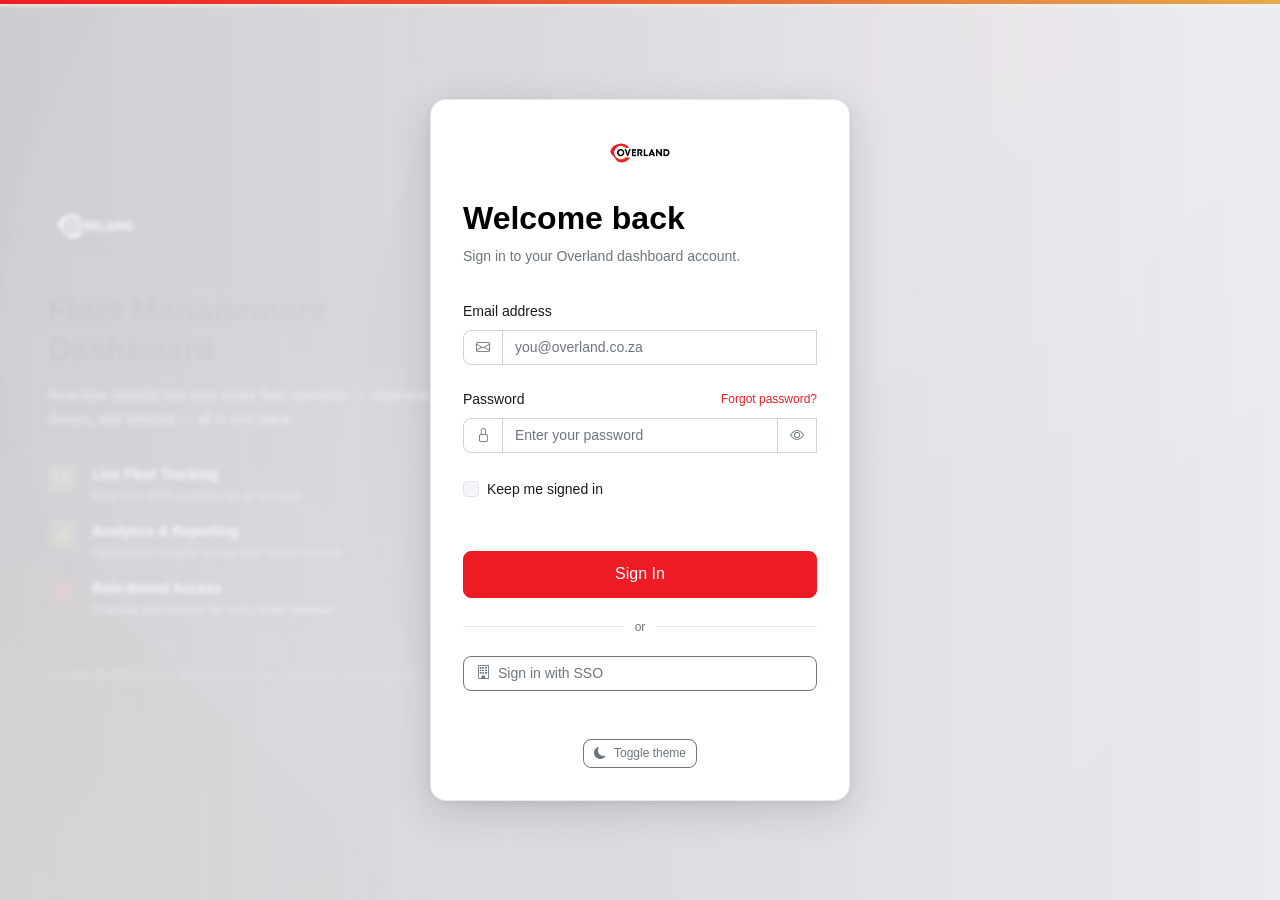
<file: pages/login.html>
<!doctype html>
<html lang="en" data-bs-theme="light">
<head>
  <meta charset="utf-8">
  <meta name="viewport" content="width=device-width, initial-scale=1">
  <title>Sign In — Overland Fleet Management</title>
  <link rel="icon" type="image/png" href="../image/PNG/Logo-03.png">

  <!-- Bootstrap 5.3 -->
  <link rel="stylesheet" href="https://cdn.jsdelivr.net/npm/bootstrap@5.3.3/dist/css/bootstrap.min.css">
  <!-- Bootstrap Icons -->
  <link rel="stylesheet" href="https://cdn.jsdelivr.net/npm/bootstrap-icons@1.11.3/font/bootstrap-icons.min.css">
  <!-- Switzer — Brand Font -->
  <link rel="stylesheet" href="https://api.fontshare.com/v2/css?f[]=switzer@100,300,400,500,700,900&display=swap">

  <!-- Overland Design System -->
  <link rel="stylesheet" href="../assets/css/overland-tokens.css">
  <link rel="stylesheet" href="../assets/css/overland-light.css">
  <link rel="stylesheet" href="../assets/css/overland-dark.css">
  <link rel="stylesheet" href="../assets/css/overland.css">
</head>
<body>

<div class="ol-auth-page">

  <!-- ════════════════════════════════════════════════════════
       LEFT — Brand panel (hidden on mobile)
       ════════════════════════════════════════════════════════ -->
  <div class="ol-auth-brand-panel">
    <!-- Red accent stripe at top -->
    <div class="ol-auth-brand-panel__red-stripe"></div>
    <!-- Decorative graphic element (organic blob) -->
    <div class="ol-auth-brand-panel__graphic"></div>

    <!-- Brand content -->
    <div class="ol-auth-brand-panel__content">
      <img src="../image/PNG/Logo-02.png"
           alt="Overland" class="ol-auth-brand-logo">

      <h1 class="ol-auth-brand-heading">
        Fleet Management<br>Dashboard
      </h1>
      <p class="ol-auth-brand-copy">
        Real-time visibility into your entire fleet operation — shipments, routes, drivers, and vehicles — all in one place.
      </p>

      <!-- Feature bullets -->
      <ul class="list-unstyled d-flex flex-column gap-3 text-start">
        <li class="d-flex align-items-start gap-3">
          <span class="ol-auth-feature-icon ol-auth-feature-icon--gold">
            <i class="bi bi-truck"></i>
          </span>
          <div>
            <div class="ol-auth-feature-title">Live Fleet Tracking</div>
            <div class="ol-auth-feature-copy">Real-time GPS positions for all vehicles</div>
          </div>
        </li>
        <li class="d-flex align-items-start gap-3">
          <span class="ol-auth-feature-icon ol-auth-feature-icon--lime">
            <i class="bi bi-bar-chart-line"></i>
          </span>
          <div>
            <div class="ol-auth-feature-title">Analytics & Reporting</div>
            <div class="ol-auth-feature-copy">Operational insights across your entire network</div>
          </div>
        </li>
        <li class="d-flex align-items-start gap-3">
          <span class="ol-auth-feature-icon ol-auth-feature-icon--red">
            <i class="bi bi-shield-check"></i>
          </span>
          <div>
            <div class="ol-auth-feature-title">Role-Based Access</div>
            <div class="ol-auth-feature-copy">Granular permissions for every team member</div>
          </div>
        </li>
      </ul>

      <!-- Brand tagline -->
      <p class="ol-auth-brand-tagline">
        &copy; 2026 Overland Logistics &mdash; All rights reserved
      </p>
    </div>
  </div>

  <!-- ════════════════════════════════════════════════════════
       RIGHT — Login Form
       ════════════════════════════════════════════════════════ -->
  <div class="ol-auth-form-panel">
    <!-- Top accent stripe -->
    <div class="ol-auth-form-panel__stripe"></div>

    <div class="ol-auth-card">

      <!-- Logo — always visible -->
      <div class="ol-auth-logo">
        <img src="../image/PNG/Logo-01.png"
             alt="Overland" id="auth-logo-img">
      </div>

      <h1 class="ol-auth-title">Welcome back</h1>
      <p class="ol-auth-subtitle">Sign in to your Overland dashboard account.</p>

      <!-- Alert — show on auth error -->
      <div class="alert alert-danger alert-dismissible fade d-none mb-4" id="login-error" role="alert">
        <i class="bi bi-exclamation-triangle-fill me-2"></i>
        <strong>Sign in failed.</strong> Invalid email or password. Please try again.
        <button type="button" class="btn-close" data-bs-dismiss="alert" aria-label="Close"></button>
      </div>

      <form id="login-form" novalidate>

        <!-- Email -->
        <div class="mb-4">
          <label for="email" class="form-label">Email address</label>
          <div class="input-group">
            <span class="input-group-text"><i class="bi bi-envelope"></i></span>
            <input type="email" class="form-control" id="email"
                   name="email"
                   placeholder="you@overland.co.za"
                   autocomplete="email"
                   required>
            <div class="invalid-feedback">Please enter a valid email address.</div>
          </div>
        </div>

        <!-- Password -->
        <div class="mb-4">
          <div class="d-flex justify-content-between align-items-center mb-2">
            <label for="password" class="form-label mb-0">Password</label>
            <a href="#" class="text-brand-red ol-auth-link-xs">Forgot password?</a>
          </div>
          <div class="input-group">
            <span class="input-group-text"><i class="bi bi-lock"></i></span>
            <input type="password" class="form-control" id="password"
                   name="password"
                   placeholder="Enter your password"
                   autocomplete="current-password"
                   minlength="8"
                   required>
            <button class="input-group-text ol-auth-password-toggle" type="button" id="toggle-password"
                    aria-label="Toggle password visibility">
              <i class="bi bi-eye" id="toggle-password-icon"></i>
            </button>
            <div class="invalid-feedback">Password must be at least 8 characters.</div>
          </div>
        </div>

        <!-- Remember me -->
        <div class="mb-5 d-flex justify-content-between align-items-center">
          <div class="form-check">
            <input class="form-check-input" type="checkbox" id="remember-me" name="remember">
            <label class="form-check-label ol-auth-check-label" for="remember-me">
              Keep me signed in
            </label>
          </div>
        </div>

        <!-- Submit -->
        <button type="submit" class="btn btn-primary w-100 btn-lg" id="login-submit">
          <span id="login-spinner" class="spinner-border spinner-border-sm me-2 d-none" role="status" aria-hidden="true"></span>
          Sign In
        </button>

      </form>

      <!-- Divider -->
      <div class="ol-auth-divider">or</div>

      <!-- SSO placeholder -->
      <button type="button" class="btn btn-outline-secondary w-100 btn-icon ol-auth-sso-btn">
        <i class="bi bi-building"></i>
        Sign in with SSO
      </button>

      <!-- Theme toggle -->
      <div class="text-center mt-5">
        <button id="ol-theme-toggle" class="btn btn-sm btn-outline-secondary btn-icon"
                aria-label="Toggle theme">
          <i class="bi bi-moon-fill"></i> Toggle theme
        </button>
      </div>

    </div><!-- /ol-auth-card -->
  </div><!-- /ol-auth-form-panel -->

</div><!-- /ol-auth-page -->

<!-- Bootstrap Bundle JS -->
<script src="https://cdn.jsdelivr.net/npm/bootstrap@5.3.3/dist/js/bootstrap.bundle.min.js"></script>
<!-- Overland JS -->
<script src="../assets/js/overland.js"></script>
<script>
  /* Password visibility toggle */
  document.getElementById('toggle-password').addEventListener('click', function () {
    var input = document.getElementById('password');
    var icon  = document.getElementById('toggle-password-icon');
    if (input.type === 'password') {
      input.type = 'text';
      icon.className = 'bi bi-eye-slash';
    } else {
      input.type = 'password';
      icon.className = 'bi bi-eye';
    }
  });

  /* Swap auth logo when theme changes (dark → white logo, light → black logo) */
  function syncAuthLogo() {
    var img   = document.getElementById('auth-logo-img');
    var theme = document.documentElement.getAttribute('data-bs-theme');
    if (!img) return;
    img.src = (theme === 'dark')
      ? '../image/PNG/Logo-02.png'   /* white wordmark on dark bg */
      : '../image/PNG/Logo-01.png';  /* black wordmark on light bg */
  }
  /* Run on load and observe theme attribute changes */
  syncAuthLogo();
  new MutationObserver(syncAuthLogo).observe(document.documentElement, {
    attributes: true, attributeFilter: ['data-bs-theme']
  });

  /* Form validation (Bootstrap native) */
  document.getElementById('login-form').addEventListener('submit', function (e) {
    e.preventDefault();
    e.stopPropagation();
    this.classList.add('was-validated');
    if (this.checkValidity()) {
      /* Show loading state */
      var btn = document.getElementById('login-submit');
      var spinner = document.getElementById('login-spinner');
      btn.disabled = true;
      spinner.classList.remove('d-none');
      /* Simulate auth — replace with real auth call */
      setTimeout(function () {
        window.location.href = '../index.html';
      }, 1200);
    }
  });
</script>

</body>
</html>
</file>
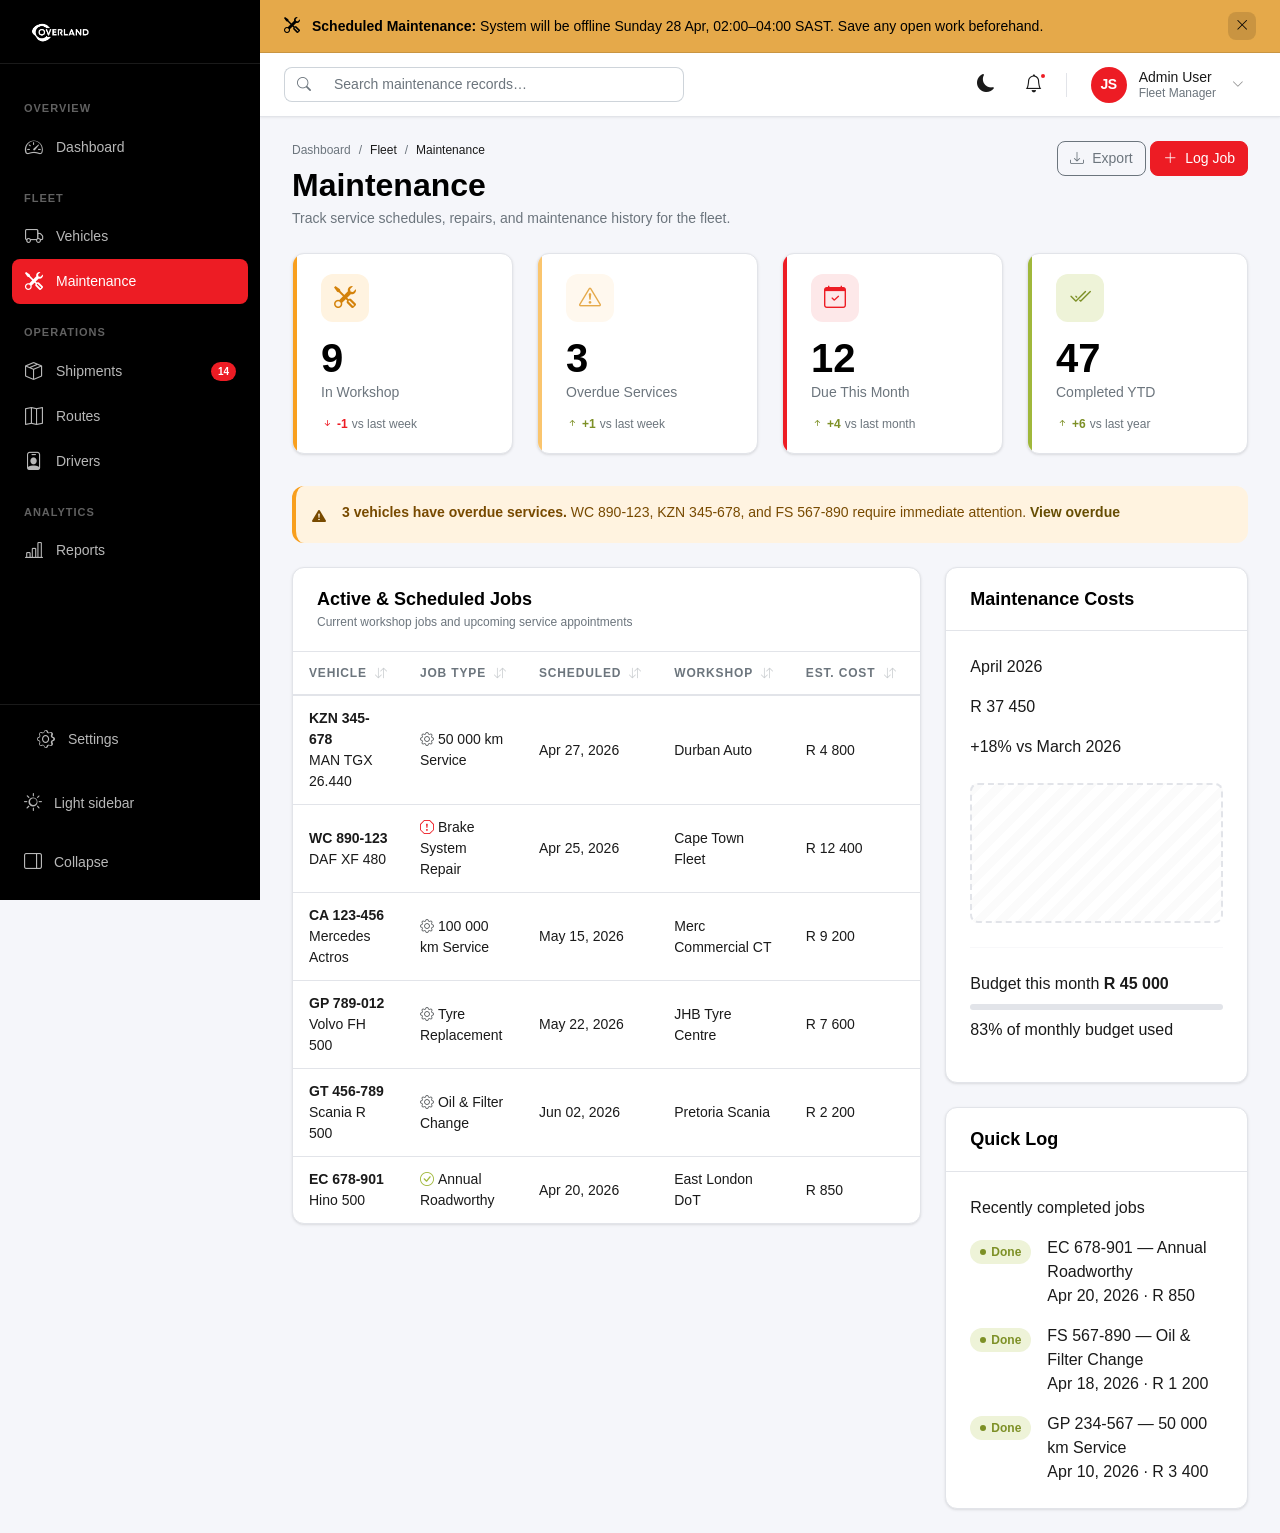
<file: pages/maintenance.html>
﻿<!doctype html>
<html lang="en" data-bs-theme="light">
<head>
  <meta charset="utf-8">
  <meta name="viewport" content="width=device-width, initial-scale=1">
  <title>Maintenance — Overland Fleet Management</title>
  <link rel="icon" type="image/png" href="../image/PNG/Logo-03.png">

  <link rel="stylesheet" href="https://cdn.jsdelivr.net/npm/bootstrap@5.3.3/dist/css/bootstrap.min.css">
  <link rel="stylesheet" href="https://cdn.jsdelivr.net/npm/bootstrap-icons@1.11.3/font/bootstrap-icons.min.css">
  <link rel="stylesheet" href="https://api.fontshare.com/v2/css?f[]=switzer@100,300,400,500,700,900&display=swap">
  <link rel="stylesheet" href="../assets/css/overland-tokens.css">
  <link rel="stylesheet" href="../assets/css/overland-light.css">
  <link rel="stylesheet" href="../assets/css/overland-dark.css">
  <link rel="stylesheet" href="../assets/css/overland.css">
</head>
<body>

<div class="ol-layout">

  <!-- SIDEBAR -->
  <nav id="ol-sidebar" class="ol-sidebar" aria-label="Main navigation">
    <div class="ol-sidebar__logo">
      <img src="../image/PNG/Logo-02.png" alt="Overland" class="ol-sidebar__logo-full ol-sidebar__logo-full--dark">
      <img src="../image/PNG/Logo-01.png" alt="Overland" class="ol-sidebar__logo-full ol-sidebar__logo-full--light">
      <img src="../image/PNG/Logo-03.png" alt="Overland" class="ol-sidebar__logo-mark">
    </div>
    <div class="ol-sidebar__nav">
      <ul class="list-unstyled mb-0">
        <li><span class="ol-sidebar__section-label">Overview</span></li>
        <li class="ol-nav-item">
          <a href="../index.html" class="ol-nav-link" data-label="Dashboard">
            <i class="bi bi-speedometer2 ol-nav-link__icon"></i>
            <span class="ol-nav-link__text">Dashboard</span>
          </a>
        </li>
        <li><span class="ol-sidebar__section-label">Fleet</span></li>
        <li class="ol-nav-item">
          <a href="vehicles.html" class="ol-nav-link" data-label="Vehicles">
            <i class="bi bi-truck ol-nav-link__icon"></i>
            <span class="ol-nav-link__text">Vehicles</span>
          </a>
        </li>
        <li class="ol-nav-item">
          <a href="maintenance.html" class="ol-nav-link active" data-label="Maintenance">
            <i class="bi bi-tools ol-nav-link__icon"></i>
            <span class="ol-nav-link__text">Maintenance</span>
          </a>
        </li>
        <li><span class="ol-sidebar__section-label">Operations</span></li>
        <li class="ol-nav-item">
          <a href="table.html" class="ol-nav-link" data-label="Shipments">
            <i class="bi bi-box-seam ol-nav-link__icon"></i>
            <span class="ol-nav-link__text">Shipments</span>
            <span class="ol-nav-link__badge">14</span>
          </a>
        </li>
        <li class="ol-nav-item">
          <a href="routes.html" class="ol-nav-link" data-label="Routes">
            <i class="bi bi-map ol-nav-link__icon"></i>
            <span class="ol-nav-link__text">Routes</span>
          </a>
        </li>
        <li class="ol-nav-item">
          <a href="drivers.html" class="ol-nav-link" data-label="Drivers">
            <i class="bi bi-person-badge ol-nav-link__icon"></i>
            <span class="ol-nav-link__text">Drivers</span>
          </a>
        </li>
        <li><span class="ol-sidebar__section-label">Analytics</span></li>
        <li class="ol-nav-item">
          <a href="reports.html" class="ol-nav-link" data-label="Reports">
            <i class="bi bi-bar-chart-line ol-nav-link__icon"></i>
            <span class="ol-nav-link__text">Reports</span>
          </a>
        </li>
      </ul>
    </div>
    <div class="ol-sidebar__footer">
      <ul class="list-unstyled mb-3">
        <li class="ol-nav-item">
          <a href="settings.html" class="ol-nav-link" data-label="Settings">
            <i class="bi bi-gear ol-nav-link__icon"></i>
            <span class="ol-nav-link__text">Settings</span>
          </a>
        </li>
      </ul>
      <button id="ol-sidebar-variant-btn" class="ol-sidebar__variant-btn" aria-label="Toggle sidebar style">
        <i class="bi bi-sun"></i>
        <span>Light sidebar</span>
      </button>      <button id="ol-sidebar-collapse-btn" class="ol-sidebar__collapse-btn" aria-label="Collapse sidebar">
        <i class="bi bi-layout-sidebar-reverse"></i>
        <span>Collapse</span>
      </button>
    </div>
  </nav>

  <div id="ol-sidebar-backdrop" class="ol-sidebar-backdrop" role="presentation"></div>

  <!-- MAIN WRAPPER -->
  <div id="ol-main-wrapper" class="ol-main-wrapper">

        <!-- Announcement Banner -->
    <div id="ol-announcement-banner" class="ol-announcement-banner ol-announcement-banner--info" role="status" aria-live="polite">
      <div class="ol-announcement-banner__content">
        <i class="bi bi-tools"></i>
        <span><strong>Scheduled Maintenance:</strong> System will be offline Sunday 28 Apr, 02:00&#8211;04:00 SAST. Save any open work beforehand.</span>
      </div>
      <button type="button" class="ol-announcement-banner__close" id="ol-banner-dismiss" aria-label="Dismiss announcement">
        <i class="bi bi-x-lg"></i>
      </button>
    </div>
<header class="ol-topbar">
      <button id="ol-mobile-toggle" class="ol-topbar__mobile-toggle" aria-label="Open navigation">
        <i class="bi bi-list"></i>
      </button>
      <div class="ol-topbar__search">
        <div class="input-group">
          <span class="input-group-text border-end-0"><i class="bi bi-search"></i></span>
          <input type="search" class="form-control border-start-0" placeholder="Search maintenance records…" aria-label="Search">
        </div>
      </div>
      <div class="ol-topbar__actions">
        <button id="ol-theme-toggle" class="ol-topbar__icon-btn" aria-label="Toggle theme">
          <i class="bi bi-moon-fill"></i>
        </button>
        <a href="#" class="ol-topbar__icon-btn" aria-label="Notifications">
          <i class="bi bi-bell"></i>
          <span class="ol-topbar__notification-dot"></span>
        </a>
        <div class="ol-topbar__divider"></div>
        <div class="dropdown">
          <button class="ol-topbar__user" id="userDropdown" data-bs-toggle="dropdown" aria-expanded="false">
            <div class="ol-avatar">JS</div>
            <div class="ol-topbar__user-info">
              <span class="ol-topbar__user-name">Admin User</span>
              <span class="ol-topbar__user-role">Fleet Manager</span>
            </div>
            <i class="bi bi-chevron-down ms-1 ol-topbar__chevron"></i>
          </button>
          <ul class="dropdown-menu dropdown-menu-end" aria-labelledby="userDropdown">
            <li><a class="dropdown-item" href="settings.html"><i class="bi bi-gear me-2"></i>Settings</a></li>
            <li><hr class="dropdown-divider"></li>
            <li><a class="dropdown-item text-danger" href="login.html"><i class="bi bi-box-arrow-right me-2"></i>Sign out</a></li>
          </ul>
        </div>
      </div>
    </header>

    <main class="ol-content" id="main-content">

      <div class="ol-page-header">
        <div class="ol-page-header__left">
          <nav aria-label="breadcrumb" class="ol-breadcrumb">
            <ol class="breadcrumb mb-0">
              <li class="breadcrumb-item"><a href="../index.html">Dashboard</a></li>
              <li class="breadcrumb-item">Fleet</li>
              <li class="breadcrumb-item active" aria-current="page">Maintenance</li>
            </ol>
          </nav>
          <h1 class="ol-page-title">Maintenance</h1>
          <p class="ol-page-subtitle">Track service schedules, repairs, and maintenance history for the fleet.</p>
        </div>
        <div class="ol-page-header__actions">
          <button class="btn btn-outline-secondary btn-icon">
            <i class="bi bi-download"></i> Export
          </button>
          <button class="btn btn-primary btn-icon" data-bs-toggle="modal" data-bs-target="#logJobModal">
            <i class="bi bi-plus-lg"></i> Log Job
          </button>
        </div>
      </div>

      <!-- KPI cards -->
      <div class="row g-4 mb-6">
        <div class="col-6 col-xl-3">
          <div class="ol-stat-card ol-stat-card--orange">
            <div class="ol-stat-card__icon-wrap ol-stat-card__icon-wrap--orange"><i class="bi bi-tools"></i></div>
            <div class="ol-stat-card__value">9</div>
            <div class="ol-stat-card__label">In Workshop</div>
            <div class="ol-stat-card__trend ol-stat-card__trend--down"><i class="bi bi-arrow-down-short"></i>-1 <span class="ol-stat-card__trend-text">vs last week</span></div>
          </div>
        </div>
        <div class="col-6 col-xl-3">
          <div class="ol-stat-card ol-stat-card--gold">
            <div class="ol-stat-card__icon-wrap ol-stat-card__icon-wrap--gold"><i class="bi bi-exclamation-triangle"></i></div>
            <div class="ol-stat-card__value">3</div>
            <div class="ol-stat-card__label">Overdue Services</div>
            <div class="ol-stat-card__trend ol-stat-card__trend--up"><i class="bi bi-arrow-up-short"></i>+1 <span class="ol-stat-card__trend-text">vs last week</span></div>
          </div>
        </div>
        <div class="col-6 col-xl-3">
          <div class="ol-stat-card">
            <div class="ol-stat-card__icon-wrap ol-stat-card__icon-wrap--red"><i class="bi bi-calendar-check"></i></div>
            <div class="ol-stat-card__value">12</div>
            <div class="ol-stat-card__label">Due This Month</div>
            <div class="ol-stat-card__trend ol-stat-card__trend--up"><i class="bi bi-arrow-up-short"></i>+4 <span class="ol-stat-card__trend-text">vs last month</span></div>
          </div>
        </div>
        <div class="col-6 col-xl-3">
          <div class="ol-stat-card ol-stat-card--lime">
            <div class="ol-stat-card__icon-wrap ol-stat-card__icon-wrap--lime"><i class="bi bi-check2-all"></i></div>
            <div class="ol-stat-card__value">47</div>
            <div class="ol-stat-card__label">Completed YTD</div>
            <div class="ol-stat-card__trend ol-stat-card__trend--up"><i class="bi bi-arrow-up-short"></i>+6 <span class="ol-stat-card__trend-text">vs last year</span></div>
          </div>
        </div>
      </div>

      <!-- Upcoming Services alert -->
      <div class="alert alert-warning d-flex gap-3 align-items-start mb-4" role="alert">
        <i class="bi bi-exclamation-triangle-fill mt-1 flex-shrink-0"></i>
        <div>
          <strong>3 vehicles have overdue services.</strong> WC 890-123, KZN 345-678, and FS 567-890 require immediate attention. <a href="#" class="alert-link">View overdue</a>
        </div>
      </div>

      <div class="row g-4">

        <!-- Maintenance Jobs Table -->
        <div class="col-12 col-xl-8">
          <div class="ol-card">
            <div class="ol-card__header">
              <div>
                <h3 class="ol-card__title">Active &amp; Scheduled Jobs</h3>
                <p class="ol-card__subtitle">Current workshop jobs and upcoming service appointments</p>
              </div>
            </div>
            <div class="ol-card__body--flush">
              <div class="ol-table-container">
                <table class="ol-table" data-sortable>
                  <thead>
                    <tr>
                      <th data-col="0">Vehicle <i class="bi bi-arrow-down-up sort-icon"></i></th>
                      <th data-col="1">Job Type <i class="bi bi-arrow-down-up sort-icon"></i></th>
                      <th data-col="2">Scheduled <i class="bi bi-arrow-down-up sort-icon"></i></th>
                      <th data-col="3">Workshop <i class="bi bi-arrow-down-up sort-icon"></i></th>
                      <th data-col="4">Est. Cost <i class="bi bi-arrow-down-up sort-icon"></i></th>
                      <th data-col="5">Status <i class="bi bi-arrow-down-up sort-icon"></i></th>
                    </tr>
                  </thead>
                  <tbody>
                    <tr>
                      <td><strong>KZN 345-678</strong><br><span class="ol-text-xs-muted">MAN TGX 26.440</span></td>
                      <td><i class="bi bi-gear me-1 text-muted"></i>50 000 km Service</td>
                      <td>Apr 27, 2026</td>
                      <td>Durban Auto</td>
                      <td>R 4 800</td>
                      <td><span class="ol-badge ol-badge--pending">In Progress</span></td>
                    </tr>
                    <tr>
                      <td><strong>WC 890-123</strong><br><span class="ol-text-xs-muted">DAF XF 480</span></td>
                      <td><i class="bi bi-exclamation-octagon me-1 text-danger"></i>Brake System Repair</td>
                      <td>Apr 25, 2026</td>
                      <td>Cape Town Fleet</td>
                      <td>R 12 400</td>
                      <td><span class="ol-badge ol-badge--critical">Overdue</span></td>
                    </tr>
                    <tr>
                      <td><strong>CA 123-456</strong><br><span class="ol-text-xs-muted">Mercedes Actros</span></td>
                      <td><i class="bi bi-gear me-1 text-muted"></i>100 000 km Service</td>
                      <td>May 15, 2026</td>
                      <td>Merc Commercial CT</td>
                      <td>R 9 200</td>
                      <td><span class="ol-badge ol-badge--info">Scheduled</span></td>
                    </tr>
                    <tr>
                      <td><strong>GP 789-012</strong><br><span class="ol-text-xs-muted">Volvo FH 500</span></td>
                      <td><i class="bi bi-gear me-1 text-muted"></i>Tyre Replacement</td>
                      <td>May 22, 2026</td>
                      <td>JHB Tyre Centre</td>
                      <td>R 7 600</td>
                      <td><span class="ol-badge ol-badge--info">Scheduled</span></td>
                    </tr>
                    <tr>
                      <td><strong>GT 456-789</strong><br><span class="ol-text-xs-muted">Scania R 500</span></td>
                      <td><i class="bi bi-gear me-1 text-muted"></i>Oil &amp; Filter Change</td>
                      <td>Jun 02, 2026</td>
                      <td>Pretoria Scania</td>
                      <td>R 2 200</td>
                      <td><span class="ol-badge ol-badge--info">Scheduled</span></td>
                    </tr>
                    <tr>
                      <td><strong>EC 678-901</strong><br><span class="ol-text-xs-muted">Hino 500</span></td>
                      <td><i class="bi bi-check-circle me-1 text-success"></i>Annual Roadworthy</td>
                      <td>Apr 20, 2026</td>
                      <td>East London DoT</td>
                      <td>R 850</td>
                      <td><span class="ol-badge ol-badge--active">Completed</span></td>
                    </tr>
                  </tbody>
                </table>
              </div>
            </div>
          </div>
        </div>

        <!-- Right column -->
        <div class="col-12 col-xl-4 d-flex flex-column gap-4">

          <!-- Cost this month -->
          <div class="ol-card">
            <div class="ol-card__header">
              <h3 class="ol-card__title">Maintenance Costs</h3>
            </div>
            <div class="ol-card__body">
              <p class="ol-label-caps">April 2026</p>
              <p class="ol-text-display-lg">R 37 450</p>
              <p class="ol-text-sm-muted mb-4">+18% vs March 2026</p>

              <!-- Chart placeholder -->
              <div class="ol-chart-placeholder ol-chart-placeholder--sm">
                <!-- TODO: Inject cost trend bar chart (Chart.js / ApexCharts) -->
              </div>

              <hr class="ol-divider">
              <div class="ol-stat-row">
                <span class="ol-text-sm-muted">Budget this month</span>
                <strong>R 45 000</strong>
              </div>
              <div class="progress mt-2 ol-progress--thin">
                <div class="progress-bar bg-warning ol-progress-bar--83" role="progressbar" aria-label="83 percent of monthly budget used" aria-valuenow="83" aria-valuemin="0" aria-valuemax="100"></div>
              </div>
              <p class="ol-text-xs-muted mt-2">83% of monthly budget used</p>
            </div>
          </div>

          <!-- Quick log -->
          <div class="ol-card">
            <div class="ol-card__header">
              <h3 class="ol-card__title">Quick Log</h3>
            </div>
            <div class="ol-card__body">
              <p class="ol-text-sm-muted">Recently completed jobs</p>
              <div class="d-flex flex-column gap-3">
                <div class="d-flex gap-3 align-items-start">
                  <span class="ol-badge ol-badge--active mt-1">Done</span>
                  <div>
                    <div class="ol-text-sm-medium">EC 678-901 — Annual Roadworthy</div>
                    <div class="ol-text-xs-muted">Apr 20, 2026 · R 850</div>
                  </div>
                </div>
                <div class="d-flex gap-3 align-items-start">
                  <span class="ol-badge ol-badge--active mt-1">Done</span>
                  <div>
                    <div class="ol-text-sm-medium">FS 567-890 — Oil &amp; Filter Change</div>
                    <div class="ol-text-xs-muted">Apr 18, 2026 · R 1 200</div>
                  </div>
                </div>
                <div class="d-flex gap-3 align-items-start">
                  <span class="ol-badge ol-badge--active mt-1">Done</span>
                  <div>
                    <div class="ol-text-sm-medium">GP 234-567 — 50 000 km Service</div>
                    <div class="ol-text-xs-muted">Apr 10, 2026 · R 3 400</div>
                  </div>
                </div>
              </div>
            </div>
          </div>

        </div>
      </div>

    </main>
  </div>
</div>

<!-- Log Job Modal -->
<div class="modal fade" id="logJobModal" tabindex="-1" aria-labelledby="logJobLabel" aria-hidden="true">
  <div class="modal-dialog modal-dialog-centered">
    <div class="modal-content">
      <div class="modal-header">
        <h5 class="modal-title" id="logJobLabel"><i class="bi bi-tools me-2"></i>Log Maintenance Job</h5>
        <button type="button" class="btn-close" data-bs-dismiss="modal" aria-label="Close"></button>
      </div>
      <div class="modal-body">
        <div class="row g-4">
          <div class="col-12">
            <label class="form-label">Vehicle <span class="text-danger">*</span></label>
            <select class="form-select" required>
              <option value="">Select vehicle…</option>
              <option>CA 123-456 — Mercedes Actros 2645</option>
              <option>GP 789-012 — Volvo FH 500</option>
              <option>KZN 345-678 — MAN TGX 26.440</option>
            </select>
          </div>
          <div class="col-12">
            <label class="form-label">Job Type <span class="text-danger">*</span></label>
            <select class="form-select" required>
              <option value="">Select job type…</option>
              <option>Scheduled Service</option>
              <option>Tyre Replacement</option>
              <option>Brake Repair</option>
              <option>Engine Repair</option>
              <option>Electrical</option>
              <option>Roadworthy Inspection</option>
              <option>Other</option>
            </select>
          </div>
          <div class="col-12 col-sm-6">
            <label class="form-label">Scheduled Date</label>
            <input type="date" class="form-control">
          </div>
          <div class="col-12 col-sm-6">
            <label class="form-label">Estimated Cost (R)</label>
            <div class="input-group">
              <span class="input-group-text">R</span>
              <input type="number" class="form-control" min="0" placeholder="0">
            </div>
          </div>
          <div class="col-12">
            <label class="form-label">Workshop / Supplier</label>
            <input type="text" class="form-control" placeholder="e.g. Durban Auto">
          </div>
          <div class="col-12">
            <label class="form-label">Notes</label>
            <textarea class="form-control" rows="2" placeholder="Additional details…"></textarea>
          </div>
        </div>
      </div>
      <div class="modal-footer">
        <button type="button" class="btn btn-outline-secondary" data-bs-dismiss="modal">Cancel</button>
        <button type="button" class="btn btn-primary btn-icon"><i class="bi bi-check2"></i> Save Job</button>
      </div>
    </div>
  </div>
</div>

<script src="https://cdn.jsdelivr.net/npm/bootstrap@5.3.3/dist/js/bootstrap.bundle.min.js"></script>
<script src="../assets/js/overland.js"></script>
</body>
</html>
</file>
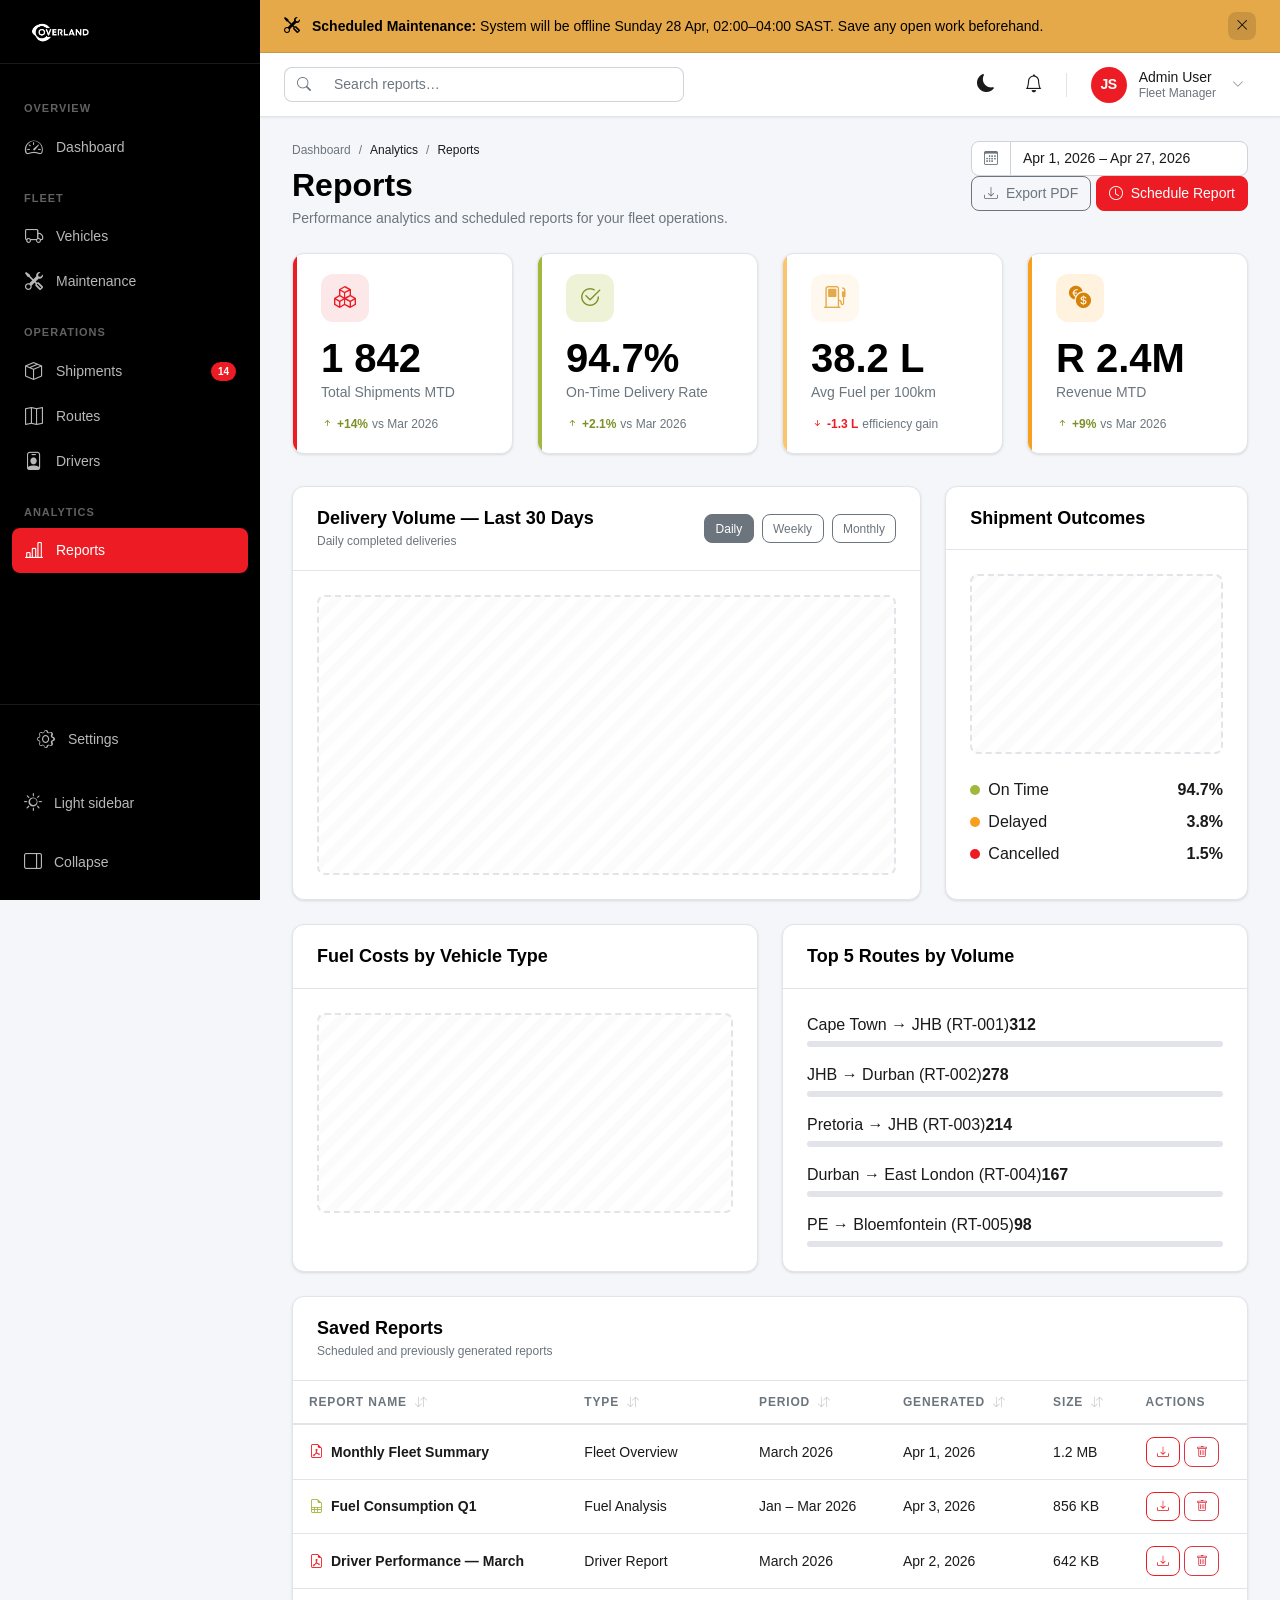
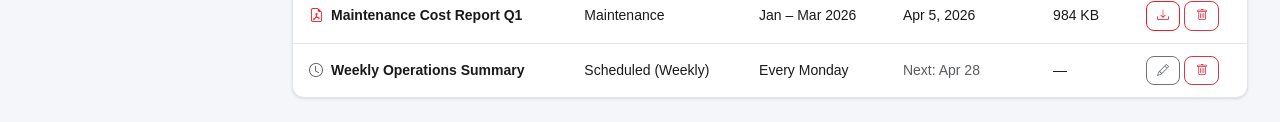
<file: pages/reports.html>
﻿<!doctype html>
<html lang="en" data-bs-theme="light">
<head>
  <meta charset="utf-8">
  <meta name="viewport" content="width=device-width, initial-scale=1">
  <title>Reports — Overland Fleet Management</title>
  <link rel="icon" type="image/png" href="../image/PNG/Logo-03.png">

  <link rel="stylesheet" href="https://cdn.jsdelivr.net/npm/bootstrap@5.3.3/dist/css/bootstrap.min.css">
  <link rel="stylesheet" href="https://cdn.jsdelivr.net/npm/bootstrap-icons@1.11.3/font/bootstrap-icons.min.css">
  <link rel="stylesheet" href="https://api.fontshare.com/v2/css?f[]=switzer@100,300,400,500,700,900&display=swap">
  <link rel="stylesheet" href="../assets/css/overland-tokens.css">
  <link rel="stylesheet" href="../assets/css/overland-light.css">
  <link rel="stylesheet" href="../assets/css/overland-dark.css">
  <link rel="stylesheet" href="../assets/css/overland.css">
</head>
<body>

<div class="ol-layout">

  <!-- SIDEBAR -->
  <nav id="ol-sidebar" class="ol-sidebar" aria-label="Main navigation">
    <div class="ol-sidebar__logo">
      <img src="../image/PNG/Logo-02.png" alt="Overland" class="ol-sidebar__logo-full ol-sidebar__logo-full--dark">
      <img src="../image/PNG/Logo-01.png" alt="Overland" class="ol-sidebar__logo-full ol-sidebar__logo-full--light">
      <img src="../image/PNG/Logo-03.png" alt="Overland" class="ol-sidebar__logo-mark">
    </div>
    <div class="ol-sidebar__nav">
      <ul class="list-unstyled mb-0">
        <li><span class="ol-sidebar__section-label">Overview</span></li>
        <li class="ol-nav-item">
          <a href="../index.html" class="ol-nav-link" data-label="Dashboard">
            <i class="bi bi-speedometer2 ol-nav-link__icon"></i>
            <span class="ol-nav-link__text">Dashboard</span>
          </a>
        </li>
        <li><span class="ol-sidebar__section-label">Fleet</span></li>
        <li class="ol-nav-item">
          <a href="vehicles.html" class="ol-nav-link" data-label="Vehicles">
            <i class="bi bi-truck ol-nav-link__icon"></i>
            <span class="ol-nav-link__text">Vehicles</span>
          </a>
        </li>
        <li class="ol-nav-item">
          <a href="maintenance.html" class="ol-nav-link" data-label="Maintenance">
            <i class="bi bi-tools ol-nav-link__icon"></i>
            <span class="ol-nav-link__text">Maintenance</span>
          </a>
        </li>
        <li><span class="ol-sidebar__section-label">Operations</span></li>
        <li class="ol-nav-item">
          <a href="table.html" class="ol-nav-link" data-label="Shipments">
            <i class="bi bi-box-seam ol-nav-link__icon"></i>
            <span class="ol-nav-link__text">Shipments</span>
            <span class="ol-nav-link__badge">14</span>
          </a>
        </li>
        <li class="ol-nav-item">
          <a href="routes.html" class="ol-nav-link" data-label="Routes">
            <i class="bi bi-map ol-nav-link__icon"></i>
            <span class="ol-nav-link__text">Routes</span>
          </a>
        </li>
        <li class="ol-nav-item">
          <a href="drivers.html" class="ol-nav-link" data-label="Drivers">
            <i class="bi bi-person-badge ol-nav-link__icon"></i>
            <span class="ol-nav-link__text">Drivers</span>
          </a>
        </li>
        <li><span class="ol-sidebar__section-label">Analytics</span></li>
        <li class="ol-nav-item">
          <a href="reports.html" class="ol-nav-link active" data-label="Reports">
            <i class="bi bi-bar-chart-line ol-nav-link__icon"></i>
            <span class="ol-nav-link__text">Reports</span>
          </a>
        </li>
      </ul>
    </div>
    <div class="ol-sidebar__footer">
      <ul class="list-unstyled mb-3">
        <li class="ol-nav-item">
          <a href="settings.html" class="ol-nav-link" data-label="Settings">
            <i class="bi bi-gear ol-nav-link__icon"></i>
            <span class="ol-nav-link__text">Settings</span>
          </a>
        </li>
      </ul>
      <button id="ol-sidebar-variant-btn" class="ol-sidebar__variant-btn" aria-label="Toggle sidebar style">
        <i class="bi bi-sun"></i>
        <span>Light sidebar</span>
      </button>      <button id="ol-sidebar-collapse-btn" class="ol-sidebar__collapse-btn" aria-label="Collapse sidebar">
        <i class="bi bi-layout-sidebar-reverse"></i>
        <span>Collapse</span>
      </button>
    </div>
  </nav>

  <div id="ol-sidebar-backdrop" class="ol-sidebar-backdrop" role="presentation"></div>

  <div id="ol-main-wrapper" class="ol-main-wrapper">

        <!-- Announcement Banner -->
    <div id="ol-announcement-banner" class="ol-announcement-banner ol-announcement-banner--info" role="status" aria-live="polite">
      <div class="ol-announcement-banner__content">
        <i class="bi bi-tools"></i>
        <span><strong>Scheduled Maintenance:</strong> System will be offline Sunday 28 Apr, 02:00&#8211;04:00 SAST. Save any open work beforehand.</span>
      </div>
      <button type="button" class="ol-announcement-banner__close" id="ol-banner-dismiss" aria-label="Dismiss announcement">
        <i class="bi bi-x-lg"></i>
      </button>
    </div>
<header class="ol-topbar">
      <button id="ol-mobile-toggle" class="ol-topbar__mobile-toggle" aria-label="Open navigation">
        <i class="bi bi-list"></i>
      </button>
      <div class="ol-topbar__search">
        <div class="input-group">
          <span class="input-group-text border-end-0"><i class="bi bi-search"></i></span>
          <input type="search" class="form-control border-start-0" placeholder="Search reports…" aria-label="Search">
        </div>
      </div>
      <div class="ol-topbar__actions">
        <button id="ol-theme-toggle" class="ol-topbar__icon-btn" aria-label="Toggle theme">
          <i class="bi bi-moon-fill"></i>
        </button>
        <a href="#" class="ol-topbar__icon-btn" aria-label="Notifications"><i class="bi bi-bell"></i></a>
        <div class="ol-topbar__divider"></div>
        <div class="dropdown">
          <button class="ol-topbar__user" id="userDropdown" data-bs-toggle="dropdown" aria-expanded="false">
            <div class="ol-avatar">JS</div>
            <div class="ol-topbar__user-info">
              <span class="ol-topbar__user-name">Admin User</span>
              <span class="ol-topbar__user-role">Fleet Manager</span>
            </div>
            <i class="bi bi-chevron-down ms-1 ol-topbar__chevron"></i>
          </button>
          <ul class="dropdown-menu dropdown-menu-end" aria-labelledby="userDropdown">
            <li><a class="dropdown-item" href="settings.html"><i class="bi bi-gear me-2"></i>Settings</a></li>
            <li><hr class="dropdown-divider"></li>
            <li><a class="dropdown-item text-danger" href="login.html"><i class="bi bi-box-arrow-right me-2"></i>Sign out</a></li>
          </ul>
        </div>
      </div>
    </header>

    <main class="ol-content" id="main-content">

      <div class="ol-page-header">
        <div class="ol-page-header__left">
          <nav aria-label="breadcrumb" class="ol-breadcrumb">
            <ol class="breadcrumb mb-0">
              <li class="breadcrumb-item"><a href="../index.html">Dashboard</a></li>
              <li class="breadcrumb-item">Analytics</li>
              <li class="breadcrumb-item active" aria-current="page">Reports</li>
            </ol>
          </nav>
          <h1 class="ol-page-title">Reports</h1>
          <p class="ol-page-subtitle">Performance analytics and scheduled reports for your fleet operations.</p>
        </div>
        <div class="ol-page-header__actions">
          <div class="input-group ol-input-group--280">
            <span class="input-group-text"><i class="bi bi-calendar3"></i></span>
            <input type="text" class="form-control" value="Apr 1, 2026 – Apr 27, 2026" readonly aria-label="Report date range" title="Report date range">
          </div>
          <button class="btn btn-outline-secondary btn-icon">
            <i class="bi bi-download"></i> Export PDF
          </button>
          <button class="btn btn-primary btn-icon" data-bs-toggle="modal" data-bs-target="#scheduleModal">
            <i class="bi bi-clock"></i> Schedule Report
          </button>
        </div>
      </div>

      <!-- KPI summary row -->
      <div class="row g-4 mb-6">
        <div class="col-6 col-xl-3">
          <div class="ol-stat-card">
            <div class="ol-stat-card__icon-wrap ol-stat-card__icon-wrap--red"><i class="bi bi-boxes"></i></div>
            <div class="ol-stat-card__value">1 842</div>
            <div class="ol-stat-card__label">Total Shipments MTD</div>
            <div class="ol-stat-card__trend ol-stat-card__trend--up"><i class="bi bi-arrow-up-short"></i>+14% <span class="ol-stat-card__trend-text">vs Mar 2026</span></div>
          </div>
        </div>
        <div class="col-6 col-xl-3">
          <div class="ol-stat-card ol-stat-card--lime">
            <div class="ol-stat-card__icon-wrap ol-stat-card__icon-wrap--lime"><i class="bi bi-check2-circle"></i></div>
            <div class="ol-stat-card__value">94.7%</div>
            <div class="ol-stat-card__label">On-Time Delivery Rate</div>
            <div class="ol-stat-card__trend ol-stat-card__trend--up"><i class="bi bi-arrow-up-short"></i>+2.1% <span class="ol-stat-card__trend-text">vs Mar 2026</span></div>
          </div>
        </div>
        <div class="col-6 col-xl-3">
          <div class="ol-stat-card ol-stat-card--gold">
            <div class="ol-stat-card__icon-wrap ol-stat-card__icon-wrap--gold"><i class="bi bi-fuel-pump"></i></div>
            <div class="ol-stat-card__value">38.2 L</div>
            <div class="ol-stat-card__label">Avg Fuel per 100km</div>
            <div class="ol-stat-card__trend ol-stat-card__trend--down"><i class="bi bi-arrow-down-short"></i>-1.3 L <span class="ol-stat-card__trend-text">efficiency gain</span></div>
          </div>
        </div>
        <div class="col-6 col-xl-3">
          <div class="ol-stat-card ol-stat-card--orange">
            <div class="ol-stat-card__icon-wrap ol-stat-card__icon-wrap--orange"><i class="bi bi-currency-exchange"></i></div>
            <div class="ol-stat-card__value">R 2.4M</div>
            <div class="ol-stat-card__label">Revenue MTD</div>
            <div class="ol-stat-card__trend ol-stat-card__trend--up"><i class="bi bi-arrow-up-short"></i>+9% <span class="ol-stat-card__trend-text">vs Mar 2026</span></div>
          </div>
        </div>
      </div>

      <!-- Charts row -->
      <div class="row g-4 mb-4">
        <div class="col-12 col-xl-8">
          <div class="ol-card h-100">
            <div class="ol-card__header">
              <div>
                <h3 class="ol-card__title">Delivery Volume — Last 30 Days</h3>
                <p class="ol-card__subtitle">Daily completed deliveries</p>
              </div>
              <div class="d-flex gap-2">
                <button class="btn btn-sm btn-outline-secondary active">Daily</button>
                <button class="btn btn-sm btn-outline-secondary">Weekly</button>
                <button class="btn btn-sm btn-outline-secondary">Monthly</button>
              </div>
            </div>
            <div class="ol-card__body">
              <div class="ol-chart-placeholder ol-chart-placeholder--280">
                <!-- TODO: Inject delivery volume line / bar chart (Chart.js / ApexCharts) -->
              </div>
            </div>
          </div>
        </div>
        <div class="col-12 col-xl-4">
          <div class="ol-card h-100">
            <div class="ol-card__header">
              <h3 class="ol-card__title">Shipment Outcomes</h3>
            </div>
            <div class="ol-card__body">
              <div class="ol-chart-placeholder ol-chart-placeholder--md">
                <!-- TODO: Inject donut chart — On Time / Delayed / Cancelled -->
              </div>
              <div class="d-flex flex-column gap-2 mt-4">
                <div class="d-flex justify-content-between align-items-center">
                  <div class="d-flex align-items-center gap-2">
                    <span class="ol-legend-dot ol-legend-dot--lime"></span>
                    <span class="ol-text-sm-medium">On Time</span>
                  </div>
                  <strong>94.7%</strong>
                </div>
                <div class="d-flex justify-content-between align-items-center">
                  <div class="d-flex align-items-center gap-2">
                    <span class="ol-legend-dot ol-legend-dot--orange"></span>
                    <span class="ol-text-sm-medium">Delayed</span>
                  </div>
                  <strong>3.8%</strong>
                </div>
                <div class="d-flex justify-content-between align-items-center">
                  <div class="d-flex align-items-center gap-2">
                    <span class="ol-legend-dot ol-legend-dot--red"></span>
                    <span class="ol-text-sm-medium">Cancelled</span>
                  </div>
                  <strong>1.5%</strong>
                </div>
              </div>
            </div>
          </div>
        </div>
      </div>

      <!-- Secondary charts row -->
      <div class="row g-4 mb-4">
        <div class="col-12 col-md-6">
          <div class="ol-card h-100">
            <div class="ol-card__header">
              <h3 class="ol-card__title">Fuel Costs by Vehicle Type</h3>
            </div>
            <div class="ol-card__body">
              <div class="ol-chart-placeholder ol-chart-placeholder--200">
                <!-- TODO: Inject horizontal bar chart — fuel by vehicle type -->
              </div>
            </div>
          </div>
        </div>
        <div class="col-12 col-md-6">
          <div class="ol-card h-100">
            <div class="ol-card__header">
              <h3 class="ol-card__title">Top 5 Routes by Volume</h3>
            </div>
            <div class="ol-card__body">
              <div class="d-flex flex-column gap-3">
                <div>
                  <div class="ol-stat-row mb-1">
                    <span>Cape Town → JHB (RT-001)</span><strong>312</strong>
                  </div>
                  <div class="progress ol-progress--thin"><div class="progress-bar bg-brand-red ol-progress-bar--100"></div></div>
                </div>
                <div>
                  <div class="ol-stat-row mb-1">
                    <span>JHB → Durban (RT-002)</span><strong>278</strong>
                  </div>
                  <div class="progress ol-progress--thin"><div class="progress-bar bg-brand-red ol-progress-bar--89"></div></div>
                </div>
                <div>
                  <div class="ol-stat-row mb-1">
                    <span>Pretoria → JHB (RT-003)</span><strong>214</strong>
                  </div>
                  <div class="progress ol-progress--thin"><div class="progress-bar bg-brand-gold ol-progress-bar--68"></div></div>
                </div>
                <div>
                  <div class="ol-stat-row mb-1">
                    <span>Durban → East London (RT-004)</span><strong>167</strong>
                  </div>
                  <div class="progress ol-progress--thin"><div class="progress-bar bg-brand-gold ol-progress-bar--53"></div></div>
                </div>
                <div>
                  <div class="ol-stat-row mb-1">
                    <span>PE → Bloemfontein (RT-005)</span><strong>98</strong>
                  </div>
                  <div class="progress ol-progress--thin"><div class="progress-bar bg-brand-lime ol-progress-bar--31"></div></div>
                </div>
              </div>
            </div>
          </div>
        </div>
      </div>

      <!-- Saved Reports table -->
      <div class="ol-card">
        <div class="ol-card__header">
          <div>
            <h3 class="ol-card__title">Saved Reports</h3>
            <p class="ol-card__subtitle">Scheduled and previously generated reports</p>
          </div>
        </div>
        <div class="ol-card__body--flush">
          <div class="ol-table-container">
            <table class="ol-table" data-sortable>
              <thead>
                <tr>
                  <th data-col="0">Report Name <i class="bi bi-arrow-down-up sort-icon"></i></th>
                  <th data-col="1">Type <i class="bi bi-arrow-down-up sort-icon"></i></th>
                  <th data-col="2">Period <i class="bi bi-arrow-down-up sort-icon"></i></th>
                  <th data-col="3">Generated <i class="bi bi-arrow-down-up sort-icon"></i></th>
                  <th data-col="4">Size <i class="bi bi-arrow-down-up sort-icon"></i></th>
                  <th>Actions</th>
                </tr>
              </thead>
              <tbody>
                <tr>
                  <td><i class="bi bi-file-earmark-pdf text-danger me-2"></i><strong>Monthly Fleet Summary</strong></td>
                  <td>Fleet Overview</td>
                  <td>March 2026</td>
                  <td>Apr 1, 2026</td>
                  <td>1.2 MB</td>
                  <td><div class="d-flex gap-1"><button class="btn btn-sm btn-outline-primary btn-icon" type="button" title="Download report" aria-label="Download report"><i class="bi bi-download"></i></button><button class="btn btn-sm btn-outline-danger" type="button" title="Delete report" aria-label="Delete report"><i class="bi bi-trash"></i></button></div></td>
                </tr>
                <tr>
                  <td><i class="bi bi-file-earmark-spreadsheet text-success me-2"></i><strong>Fuel Consumption Q1</strong></td>
                  <td>Fuel Analysis</td>
                  <td>Jan – Mar 2026</td>
                  <td>Apr 3, 2026</td>
                  <td>856 KB</td>
                  <td><div class="d-flex gap-1"><button class="btn btn-sm btn-outline-primary btn-icon" type="button" title="Download report" aria-label="Download report"><i class="bi bi-download"></i></button><button class="btn btn-sm btn-outline-danger" type="button" title="Delete report" aria-label="Delete report"><i class="bi bi-trash"></i></button></div></td>
                </tr>
                <tr>
                  <td><i class="bi bi-file-earmark-pdf text-danger me-2"></i><strong>Driver Performance — March</strong></td>
                  <td>Driver Report</td>
                  <td>March 2026</td>
                  <td>Apr 2, 2026</td>
                  <td>642 KB</td>
                  <td><div class="d-flex gap-1"><button class="btn btn-sm btn-outline-primary btn-icon" type="button" title="Download report" aria-label="Download report"><i class="bi bi-download"></i></button><button class="btn btn-sm btn-outline-danger" type="button" title="Delete report" aria-label="Delete report"><i class="bi bi-trash"></i></button></div></td>
                </tr>
                <tr>
                  <td><i class="bi bi-file-earmark-pdf text-danger me-2"></i><strong>Maintenance Cost Report Q1</strong></td>
                  <td>Maintenance</td>
                  <td>Jan – Mar 2026</td>
                  <td>Apr 5, 2026</td>
                  <td>984 KB</td>
                  <td><div class="d-flex gap-1"><button class="btn btn-sm btn-outline-primary btn-icon" type="button" title="Download report" aria-label="Download report"><i class="bi bi-download"></i></button><button class="btn btn-sm btn-outline-danger" type="button" title="Delete report" aria-label="Delete report"><i class="bi bi-trash"></i></button></div></td>
                </tr>
                <tr>
                  <td><i class="bi bi-clock text-muted me-2"></i><strong>Weekly Operations Summary</strong></td>
                  <td>Scheduled (Weekly)</td>
                  <td>Every Monday</td>
                  <td class="text-muted">Next: Apr 28</td>
                  <td>—</td>
                  <td><div class="d-flex gap-1"><button class="btn btn-sm btn-outline-secondary btn-icon" type="button" title="Edit scheduled report" aria-label="Edit scheduled report"><i class="bi bi-pencil"></i></button><button class="btn btn-sm btn-outline-danger" type="button" title="Delete report" aria-label="Delete report"><i class="bi bi-trash"></i></button></div></td>
                </tr>
              </tbody>
            </table>
          </div>
        </div>
      </div>

    </main>
  </div>
</div>

<!-- Schedule Report Modal -->
<div class="modal fade" id="scheduleModal" tabindex="-1" aria-labelledby="scheduleLabel" aria-hidden="true">
  <div class="modal-dialog modal-dialog-centered">
    <div class="modal-content">
      <div class="modal-header">
        <h5 class="modal-title" id="scheduleLabel"><i class="bi bi-clock me-2"></i>Schedule Report</h5>
        <button type="button" class="btn-close" data-bs-dismiss="modal" aria-label="Close"></button>
      </div>
      <div class="modal-body">
        <div class="row g-4">
          <div class="col-12">
            <label class="form-label">Report Name <span class="text-danger">*</span></label>
            <input type="text" class="form-control" placeholder="e.g. Weekly Operations Summary">
          </div>
          <div class="col-12">
            <label class="form-label">Report Type</label>
            <select class="form-select">
              <option>Fleet Overview</option>
              <option>Fuel Analysis</option>
              <option>Driver Report</option>
              <option>Maintenance</option>
              <option>Shipment Summary</option>
            </select>
          </div>
          <div class="col-12">
            <label class="form-label">Frequency</label>
            <select class="form-select">
              <option>Daily</option>
              <option selected>Weekly (Monday)</option>
              <option>Monthly (1st)</option>
              <option>Quarterly</option>
            </select>
          </div>
          <div class="col-12">
            <label class="form-label">Send to (email)</label>
            <input type="email" class="form-control" placeholder="james.smith@overland.co.za">
          </div>
          <div class="col-12">
            <div class="form-check form-switch">
              <input class="form-check-input" type="checkbox" role="switch" id="include-pdf" checked>
              <label class="form-check-label" for="include-pdf">Include PDF attachment</label>
            </div>
          </div>
        </div>
      </div>
      <div class="modal-footer">
        <button type="button" class="btn btn-outline-secondary" data-bs-dismiss="modal">Cancel</button>
        <button type="button" class="btn btn-primary btn-icon"><i class="bi bi-check2"></i> Save Schedule</button>
      </div>
    </div>
  </div>
</div>

<script src="https://cdn.jsdelivr.net/npm/bootstrap@5.3.3/dist/js/bootstrap.bundle.min.js"></script>
<script src="../assets/js/overland.js"></script>
</body>
</html>
</file>
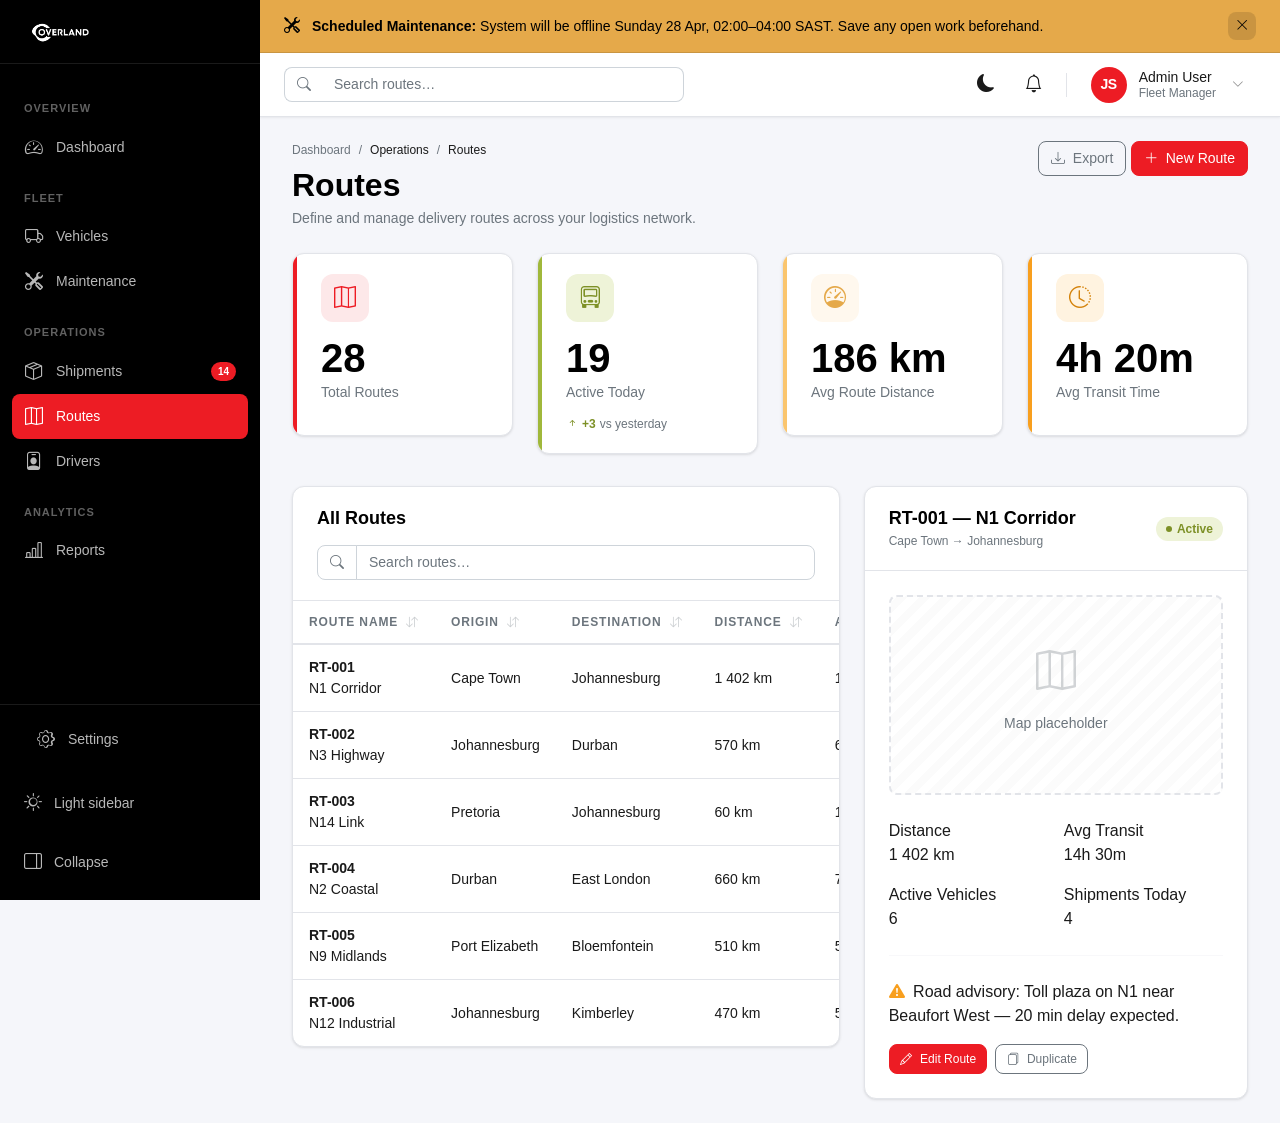
<file: pages/routes.html>
﻿<!doctype html>
<html lang="en" data-bs-theme="light">
<head>
  <meta charset="utf-8">
  <meta name="viewport" content="width=device-width, initial-scale=1">
  <title>Routes — Overland Fleet Management</title>
  <link rel="icon" type="image/png" href="../image/PNG/Logo-03.png">

  <link rel="stylesheet" href="https://cdn.jsdelivr.net/npm/bootstrap@5.3.3/dist/css/bootstrap.min.css">
  <link rel="stylesheet" href="https://cdn.jsdelivr.net/npm/bootstrap-icons@1.11.3/font/bootstrap-icons.min.css">
  <link rel="stylesheet" href="https://api.fontshare.com/v2/css?f[]=switzer@100,300,400,500,700,900&display=swap">
  <link rel="stylesheet" href="../assets/css/overland-tokens.css">
  <link rel="stylesheet" href="../assets/css/overland-light.css">
  <link rel="stylesheet" href="../assets/css/overland-dark.css">
  <link rel="stylesheet" href="../assets/css/overland.css">
</head>
<body>

<div class="ol-layout">

  <!-- SIDEBAR -->
  <nav id="ol-sidebar" class="ol-sidebar" aria-label="Main navigation">
    <div class="ol-sidebar__logo">
      <img src="../image/PNG/Logo-02.png" alt="Overland" class="ol-sidebar__logo-full ol-sidebar__logo-full--dark">
      <img src="../image/PNG/Logo-01.png" alt="Overland" class="ol-sidebar__logo-full ol-sidebar__logo-full--light">
      <img src="../image/PNG/Logo-03.png" alt="Overland" class="ol-sidebar__logo-mark">
    </div>
    <div class="ol-sidebar__nav">
      <ul class="list-unstyled mb-0">
        <li><span class="ol-sidebar__section-label">Overview</span></li>
        <li class="ol-nav-item">
          <a href="../index.html" class="ol-nav-link" data-label="Dashboard">
            <i class="bi bi-speedometer2 ol-nav-link__icon"></i>
            <span class="ol-nav-link__text">Dashboard</span>
          </a>
        </li>
        <li><span class="ol-sidebar__section-label">Fleet</span></li>
        <li class="ol-nav-item">
          <a href="vehicles.html" class="ol-nav-link" data-label="Vehicles">
            <i class="bi bi-truck ol-nav-link__icon"></i>
            <span class="ol-nav-link__text">Vehicles</span>
          </a>
        </li>
        <li class="ol-nav-item">
          <a href="maintenance.html" class="ol-nav-link" data-label="Maintenance">
            <i class="bi bi-tools ol-nav-link__icon"></i>
            <span class="ol-nav-link__text">Maintenance</span>
          </a>
        </li>
        <li><span class="ol-sidebar__section-label">Operations</span></li>
        <li class="ol-nav-item">
          <a href="table.html" class="ol-nav-link" data-label="Shipments">
            <i class="bi bi-box-seam ol-nav-link__icon"></i>
            <span class="ol-nav-link__text">Shipments</span>
            <span class="ol-nav-link__badge">14</span>
          </a>
        </li>
        <li class="ol-nav-item">
          <a href="routes.html" class="ol-nav-link active" data-label="Routes">
            <i class="bi bi-map ol-nav-link__icon"></i>
            <span class="ol-nav-link__text">Routes</span>
          </a>
        </li>
        <li class="ol-nav-item">
          <a href="drivers.html" class="ol-nav-link" data-label="Drivers">
            <i class="bi bi-person-badge ol-nav-link__icon"></i>
            <span class="ol-nav-link__text">Drivers</span>
          </a>
        </li>
        <li><span class="ol-sidebar__section-label">Analytics</span></li>
        <li class="ol-nav-item">
          <a href="reports.html" class="ol-nav-link" data-label="Reports">
            <i class="bi bi-bar-chart-line ol-nav-link__icon"></i>
            <span class="ol-nav-link__text">Reports</span>
          </a>
        </li>
      </ul>
    </div>
    <div class="ol-sidebar__footer">
      <ul class="list-unstyled mb-3">
        <li class="ol-nav-item">
          <a href="settings.html" class="ol-nav-link" data-label="Settings">
            <i class="bi bi-gear ol-nav-link__icon"></i>
            <span class="ol-nav-link__text">Settings</span>
          </a>
        </li>
      </ul>
      <button id="ol-sidebar-variant-btn" class="ol-sidebar__variant-btn" aria-label="Toggle sidebar style">
        <i class="bi bi-sun"></i>
        <span>Light sidebar</span>
      </button>      <button id="ol-sidebar-collapse-btn" class="ol-sidebar__collapse-btn" aria-label="Collapse sidebar">
        <i class="bi bi-layout-sidebar-reverse"></i>
        <span>Collapse</span>
      </button>
    </div>
  </nav>

  <div id="ol-sidebar-backdrop" class="ol-sidebar-backdrop" role="presentation"></div>

  <div id="ol-main-wrapper" class="ol-main-wrapper">

        <!-- Announcement Banner -->
    <div id="ol-announcement-banner" class="ol-announcement-banner ol-announcement-banner--info" role="status" aria-live="polite">
      <div class="ol-announcement-banner__content">
        <i class="bi bi-tools"></i>
        <span><strong>Scheduled Maintenance:</strong> System will be offline Sunday 28 Apr, 02:00&#8211;04:00 SAST. Save any open work beforehand.</span>
      </div>
      <button type="button" class="ol-announcement-banner__close" id="ol-banner-dismiss" aria-label="Dismiss announcement">
        <i class="bi bi-x-lg"></i>
      </button>
    </div>
<header class="ol-topbar">
      <button id="ol-mobile-toggle" class="ol-topbar__mobile-toggle" aria-label="Open navigation">
        <i class="bi bi-list"></i>
      </button>
      <div class="ol-topbar__search">
        <div class="input-group">
          <span class="input-group-text border-end-0"><i class="bi bi-search"></i></span>
          <input type="search" class="form-control border-start-0" placeholder="Search routes…" aria-label="Search">
        </div>
      </div>
      <div class="ol-topbar__actions">
        <button id="ol-theme-toggle" class="ol-topbar__icon-btn" aria-label="Toggle theme">
          <i class="bi bi-moon-fill"></i>
        </button>
        <a href="#" class="ol-topbar__icon-btn" aria-label="Notifications"><i class="bi bi-bell"></i></a>
        <div class="ol-topbar__divider"></div>
        <div class="dropdown">
          <button class="ol-topbar__user" id="userDropdown" data-bs-toggle="dropdown" aria-expanded="false">
            <div class="ol-avatar">JS</div>
            <div class="ol-topbar__user-info">
              <span class="ol-topbar__user-name">Admin User</span>
              <span class="ol-topbar__user-role">Fleet Manager</span>
            </div>
            <i class="bi bi-chevron-down ms-1 ol-topbar__chevron"></i>
          </button>
          <ul class="dropdown-menu dropdown-menu-end" aria-labelledby="userDropdown">
            <li><a class="dropdown-item" href="settings.html"><i class="bi bi-gear me-2"></i>Settings</a></li>
            <li><hr class="dropdown-divider"></li>
            <li><a class="dropdown-item text-danger" href="login.html"><i class="bi bi-box-arrow-right me-2"></i>Sign out</a></li>
          </ul>
        </div>
      </div>
    </header>

    <main class="ol-content" id="main-content">

      <div class="ol-page-header">
        <div class="ol-page-header__left">
          <nav aria-label="breadcrumb" class="ol-breadcrumb">
            <ol class="breadcrumb mb-0">
              <li class="breadcrumb-item"><a href="../index.html">Dashboard</a></li>
              <li class="breadcrumb-item">Operations</li>
              <li class="breadcrumb-item active" aria-current="page">Routes</li>
            </ol>
          </nav>
          <h1 class="ol-page-title">Routes</h1>
          <p class="ol-page-subtitle">Define and manage delivery routes across your logistics network.</p>
        </div>
        <div class="ol-page-header__actions">
          <button class="btn btn-outline-secondary btn-icon">
            <i class="bi bi-download"></i> Export
          </button>
          <button class="btn btn-primary btn-icon" data-bs-toggle="modal" data-bs-target="#addRouteModal">
            <i class="bi bi-plus-lg"></i> New Route
          </button>
        </div>
      </div>

      <!-- KPI cards -->
      <div class="row g-4 mb-6">
        <div class="col-6 col-xl-3">
          <div class="ol-stat-card">
            <div class="ol-stat-card__icon-wrap ol-stat-card__icon-wrap--red"><i class="bi bi-map"></i></div>
            <div class="ol-stat-card__value">28</div>
            <div class="ol-stat-card__label">Total Routes</div>
          </div>
        </div>
        <div class="col-6 col-xl-3">
          <div class="ol-stat-card ol-stat-card--lime">
            <div class="ol-stat-card__icon-wrap ol-stat-card__icon-wrap--lime"><i class="bi bi-truck-front"></i></div>
            <div class="ol-stat-card__value">19</div>
            <div class="ol-stat-card__label">Active Today</div>
            <div class="ol-stat-card__trend ol-stat-card__trend--up"><i class="bi bi-arrow-up-short"></i>+3 <span class="ol-stat-card__trend-text">vs yesterday</span></div>
          </div>
        </div>
        <div class="col-6 col-xl-3">
          <div class="ol-stat-card ol-stat-card--gold">
            <div class="ol-stat-card__icon-wrap ol-stat-card__icon-wrap--gold"><i class="bi bi-speedometer"></i></div>
            <div class="ol-stat-card__value">186 km</div>
            <div class="ol-stat-card__label">Avg Route Distance</div>
          </div>
        </div>
        <div class="col-6 col-xl-3">
          <div class="ol-stat-card ol-stat-card--orange">
            <div class="ol-stat-card__icon-wrap ol-stat-card__icon-wrap--orange"><i class="bi bi-clock-history"></i></div>
            <div class="ol-stat-card__value">4h 20m</div>
            <div class="ol-stat-card__label">Avg Transit Time</div>
          </div>
        </div>
      </div>

      <div class="row g-4">

        <!-- Routes list -->
        <div class="col-12 col-xl-7">
          <div class="ol-card">
            <div class="ol-card__header">
              <div>
                <h3 class="ol-card__title">All Routes</h3>
              </div>
              <div class="input-group ol-input-group--220">
                <span class="input-group-text"><i class="bi bi-search"></i></span>
                <input type="search" class="form-control" placeholder="Search routes…" data-table-search="routes-table">
              </div>
            </div>
            <div class="ol-card__body--flush">
              <div class="ol-table-container">
                <table class="ol-table" id="routes-table" data-sortable>
                  <thead>
                    <tr>
                      <th data-col="0">Route Name <i class="bi bi-arrow-down-up sort-icon"></i></th>
                      <th data-col="1">Origin <i class="bi bi-arrow-down-up sort-icon"></i></th>
                      <th data-col="2">Destination <i class="bi bi-arrow-down-up sort-icon"></i></th>
                      <th data-col="3">Distance <i class="bi bi-arrow-down-up sort-icon"></i></th>
                      <th data-col="4">Avg Time <i class="bi bi-arrow-down-up sort-icon"></i></th>
                      <th data-col="5">Status <i class="bi bi-arrow-down-up sort-icon"></i></th>
                      <th>Actions</th>
                    </tr>
                  </thead>
                  <tbody>
                    <tr>
                      <td><strong>RT-001</strong><br><span class="ol-text-xs-muted">N1 Corridor</span></td>
                      <td>Cape Town</td>
                      <td>Johannesburg</td>
                      <td>1 402 km</td>
                      <td>14h 30m</td>
                      <td><span class="ol-badge ol-badge--active">Active</span></td>
                      <td><div class="d-flex gap-1"><button class="btn btn-sm btn-outline-primary" type="button" title="Edit route" aria-label="Edit route"><i class="bi bi-pencil"></i></button><button class="btn btn-sm btn-outline-danger" type="button" title="Delete route" aria-label="Delete route"><i class="bi bi-trash"></i></button></div></td>
                    </tr>
                    <tr>
                      <td><strong>RT-002</strong><br><span class="ol-text-xs-muted">N3 Highway</span></td>
                      <td>Johannesburg</td>
                      <td>Durban</td>
                      <td>570 km</td>
                      <td>6h 00m</td>
                      <td><span class="ol-badge ol-badge--active">Active</span></td>
                      <td><div class="d-flex gap-1"><button class="btn btn-sm btn-outline-primary" type="button" title="Edit route" aria-label="Edit route"><i class="bi bi-pencil"></i></button><button class="btn btn-sm btn-outline-danger" type="button" title="Delete route" aria-label="Delete route"><i class="bi bi-trash"></i></button></div></td>
                    </tr>
                    <tr>
                      <td><strong>RT-003</strong><br><span class="ol-text-xs-muted">N14 Link</span></td>
                      <td>Pretoria</td>
                      <td>Johannesburg</td>
                      <td>60 km</td>
                      <td>1h 15m</td>
                      <td><span class="ol-badge ol-badge--active">Active</span></td>
                      <td><div class="d-flex gap-1"><button class="btn btn-sm btn-outline-primary" type="button" title="Edit route" aria-label="Edit route"><i class="bi bi-pencil"></i></button><button class="btn btn-sm btn-outline-danger" type="button" title="Delete route" aria-label="Delete route"><i class="bi bi-trash"></i></button></div></td>
                    </tr>
                    <tr>
                      <td><strong>RT-004</strong><br><span class="ol-text-xs-muted">N2 Coastal</span></td>
                      <td>Durban</td>
                      <td>East London</td>
                      <td>660 km</td>
                      <td>7h 30m</td>
                      <td><span class="ol-badge ol-badge--pending">Delayed</span></td>
                      <td><div class="d-flex gap-1"><button class="btn btn-sm btn-outline-primary" type="button" title="Edit route" aria-label="Edit route"><i class="bi bi-pencil"></i></button><button class="btn btn-sm btn-outline-danger" type="button" title="Delete route" aria-label="Delete route"><i class="bi bi-trash"></i></button></div></td>
                    </tr>
                    <tr>
                      <td><strong>RT-005</strong><br><span class="ol-text-xs-muted">N9 Midlands</span></td>
                      <td>Port Elizabeth</td>
                      <td>Bloemfontein</td>
                      <td>510 km</td>
                      <td>5h 30m</td>
                      <td><span class="ol-badge ol-badge--active">Active</span></td>
                      <td><div class="d-flex gap-1"><button class="btn btn-sm btn-outline-primary" type="button" title="Edit route" aria-label="Edit route"><i class="bi bi-pencil"></i></button><button class="btn btn-sm btn-outline-danger" type="button" title="Delete route" aria-label="Delete route"><i class="bi bi-trash"></i></button></div></td>
                    </tr>
                    <tr>
                      <td><strong>RT-006</strong><br><span class="ol-text-xs-muted">N12 Industrial</span></td>
                      <td>Johannesburg</td>
                      <td>Kimberley</td>
                      <td>470 km</td>
                      <td>5h 00m</td>
                      <td><span class="ol-badge ol-badge--inactive">Suspended</span></td>
                      <td><div class="d-flex gap-1"><button class="btn btn-sm btn-outline-primary" type="button" title="Edit route" aria-label="Edit route"><i class="bi bi-pencil"></i></button><button class="btn btn-sm btn-outline-danger" type="button" title="Delete route" aria-label="Delete route"><i class="bi bi-trash"></i></button></div></td>
                    </tr>
                  </tbody>
                </table>
              </div>
            </div>
          </div>
        </div>

        <!-- Right column: route details + map placeholder -->
        <div class="col-12 col-xl-5 d-flex flex-column gap-4">

          <!-- Selected route detail card -->
          <div class="ol-card">
            <div class="ol-card__header">
              <div>
                <h3 class="ol-card__title">RT-001 — N1 Corridor</h3>
                <p class="ol-card__subtitle">Cape Town → Johannesburg</p>
              </div>
              <span class="ol-badge ol-badge--active">Active</span>
            </div>
            <div class="ol-card__body">
              <!-- Map placeholder -->
              <div class="ol-chart-placeholder ol-chart-placeholder--200 mb-4">
                <!-- TODO: Inject map (Leaflet / Google Maps) here -->
                <i class="bi bi-map ol-map-placeholder-icon"></i>
                <p class="ol-map-placeholder-copy">Map placeholder</p>
              </div>

              <div class="row g-3">
                <div class="col-6">
                  <div class="ol-metric-label">Distance</div>
                  <div class="ol-metric-value">1 402 km</div>
                </div>
                <div class="col-6">
                  <div class="ol-metric-label">Avg Transit</div>
                  <div class="ol-metric-value">14h 30m</div>
                </div>
                <div class="col-6">
                  <div class="ol-metric-label">Active Vehicles</div>
                  <div class="ol-metric-value">6</div>
                </div>
                <div class="col-6">
                  <div class="ol-metric-label">Shipments Today</div>
                  <div class="ol-metric-value">4</div>
                </div>
              </div>
              <hr class="ol-divider">
              <p class="ol-advisory-copy"><i class="bi bi-exclamation-triangle-fill text-warning me-1"></i> Road advisory: Toll plaza on N1 near Beaufort West — 20 min delay expected.</p>
              <div class="d-flex gap-2">
                <button class="btn btn-sm btn-primary btn-icon"><i class="bi bi-pencil"></i> Edit Route</button>
                <button class="btn btn-sm btn-outline-secondary btn-icon"><i class="bi bi-files"></i> Duplicate</button>
              </div>
            </div>
          </div>

        </div>
      </div>

    </main>
  </div>
</div>

<!-- Add Route Modal -->
<div class="modal fade" id="addRouteModal" tabindex="-1" aria-labelledby="addRouteLabel" aria-hidden="true">
  <div class="modal-dialog modal-dialog-centered">
    <div class="modal-content">
      <div class="modal-header">
        <h5 class="modal-title" id="addRouteLabel"><i class="bi bi-map me-2"></i>New Route</h5>
        <button type="button" class="btn-close" data-bs-dismiss="modal" aria-label="Close"></button>
      </div>
      <div class="modal-body">
        <div class="row g-4">
          <div class="col-12">
            <label class="form-label">Route Name <span class="text-danger">*</span></label>
            <input type="text" class="form-control" placeholder="e.g. N1 Corridor">
          </div>
          <div class="col-12 col-sm-6">
            <label class="form-label">Origin <span class="text-danger">*</span></label>
            <input type="text" class="form-control" placeholder="Departure city">
          </div>
          <div class="col-12 col-sm-6">
            <label class="form-label">Destination <span class="text-danger">*</span></label>
            <input type="text" class="form-control" placeholder="Arrival city">
          </div>
          <div class="col-12 col-sm-6">
            <label class="form-label">Distance (km)</label>
            <input type="number" class="form-control" min="0" placeholder="0">
          </div>
          <div class="col-12 col-sm-6">
            <label class="form-label">Est. Transit Time (hrs)</label>
            <input type="number" class="form-control" min="0" step="0.5" placeholder="0">
          </div>
          <div class="col-12">
            <label class="form-label">Notes / Waypoints</label>
            <textarea class="form-control" rows="2" placeholder="Stops, toll gates, restrictions…"></textarea>
          </div>
        </div>
      </div>
      <div class="modal-footer">
        <button type="button" class="btn btn-outline-secondary" data-bs-dismiss="modal">Cancel</button>
        <button type="button" class="btn btn-primary btn-icon"><i class="bi bi-check2"></i> Save Route</button>
      </div>
    </div>
  </div>
</div>

<script src="https://cdn.jsdelivr.net/npm/bootstrap@5.3.3/dist/js/bootstrap.bundle.min.js"></script>
<script src="../assets/js/overland.js"></script>
</body>
</html>
</file>
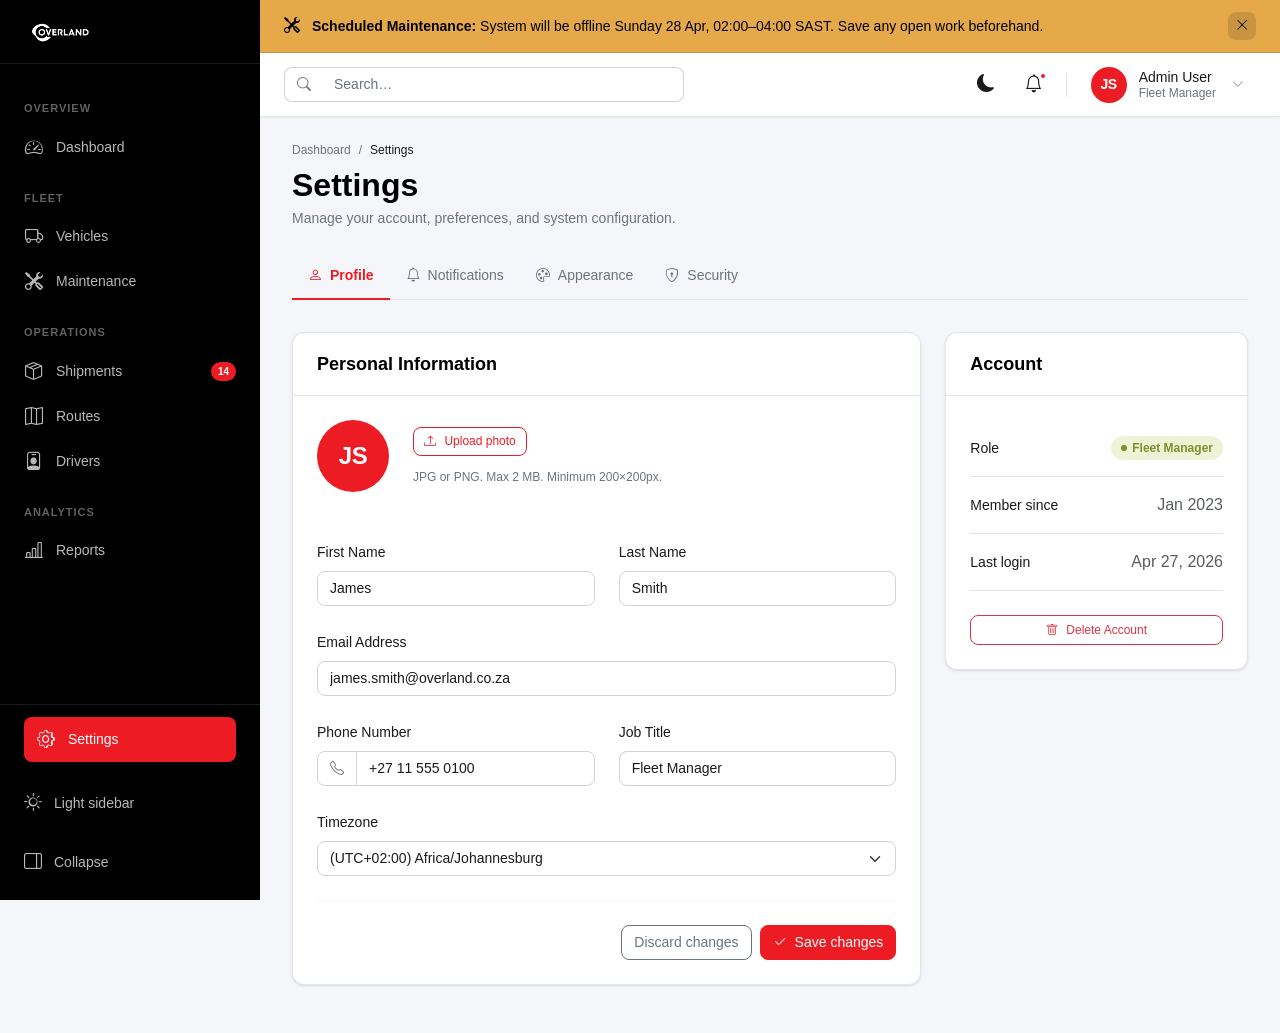
<file: pages/settings.html>
﻿<!doctype html>
<html lang="en" data-bs-theme="light">
<head>
  <meta charset="utf-8">
  <meta name="viewport" content="width=device-width, initial-scale=1">
  <title>Settings — Overland Fleet Management</title>
  <link rel="icon" type="image/png" href="../image/PNG/Logo-03.png">

  <link rel="stylesheet" href="https://cdn.jsdelivr.net/npm/bootstrap@5.3.3/dist/css/bootstrap.min.css">
  <link rel="stylesheet" href="https://cdn.jsdelivr.net/npm/bootstrap-icons@1.11.3/font/bootstrap-icons.min.css">
  <link rel="stylesheet" href="https://api.fontshare.com/v2/css?f[]=switzer@100,300,400,500,700,900&display=swap">
  <link rel="stylesheet" href="../assets/css/overland-tokens.css">
  <link rel="stylesheet" href="../assets/css/overland-light.css">
  <link rel="stylesheet" href="../assets/css/overland-dark.css">
  <link rel="stylesheet" href="../assets/css/overland.css">
</head>
<body>

<div class="ol-layout">

  <!-- SIDEBAR -->
  <nav id="ol-sidebar" class="ol-sidebar" aria-label="Main navigation">
    <div class="ol-sidebar__logo">
      <img src="../image/PNG/Logo-02.png"
           alt="Overland" class="ol-sidebar__logo-full ol-sidebar__logo-full--dark">
      <img src="../image/PNG/Logo-01.png" alt="Overland" class="ol-sidebar__logo-full ol-sidebar__logo-full--light">
      <img src="../image/PNG/Logo-03.png"
           alt="Overland" class="ol-sidebar__logo-mark">
    </div>
    <div class="ol-sidebar__nav">
      <ul class="list-unstyled mb-0">
        <li><span class="ol-sidebar__section-label">Overview</span></li>
        <li class="ol-nav-item">
          <a href="../index.html" class="ol-nav-link" data-label="Dashboard">
            <i class="bi bi-speedometer2 ol-nav-link__icon"></i>
            <span class="ol-nav-link__text">Dashboard</span>
          </a>
        </li>
        <li><span class="ol-sidebar__section-label">Fleet</span></li>
        <li class="ol-nav-item">
          <a href="vehicles.html" class="ol-nav-link" data-label="Vehicles">
            <i class="bi bi-truck ol-nav-link__icon"></i>
            <span class="ol-nav-link__text">Vehicles</span>
          </a>
        </li>
        <li class="ol-nav-item">
          <a href="maintenance.html" class="ol-nav-link" data-label="Maintenance">
            <i class="bi bi-tools ol-nav-link__icon"></i>
            <span class="ol-nav-link__text">Maintenance</span>
          </a>
        </li>
        <li><span class="ol-sidebar__section-label">Operations</span></li>
        <li class="ol-nav-item">
          <a href="table.html" class="ol-nav-link" data-label="Shipments">
            <i class="bi bi-box-seam ol-nav-link__icon"></i>
            <span class="ol-nav-link__text">Shipments</span>
            <span class="ol-nav-link__badge">14</span>
          </a>
        </li>
        <li class="ol-nav-item">
          <a href="routes.html" class="ol-nav-link" data-label="Routes">
            <i class="bi bi-map ol-nav-link__icon"></i>
            <span class="ol-nav-link__text">Routes</span>
          </a>
        </li>
        <li class="ol-nav-item">
          <a href="drivers.html" class="ol-nav-link" data-label="Drivers">
            <i class="bi bi-person-badge ol-nav-link__icon"></i>
            <span class="ol-nav-link__text">Drivers</span>
          </a>
        </li>
        <li><span class="ol-sidebar__section-label">Analytics</span></li>
        <li class="ol-nav-item">
          <a href="reports.html" class="ol-nav-link" data-label="Reports">
            <i class="bi bi-bar-chart-line ol-nav-link__icon"></i>
            <span class="ol-nav-link__text">Reports</span>
          </a>
        </li>
      </ul>
    </div>
    <div class="ol-sidebar__footer">
      <ul class="list-unstyled mb-3">
        <li class="ol-nav-item">
          <a href="settings.html" class="ol-nav-link active" data-label="Settings">
            <i class="bi bi-gear ol-nav-link__icon"></i>
            <span class="ol-nav-link__text">Settings</span>
          </a>
        </li>
      </ul>
      <button id="ol-sidebar-variant-btn" class="ol-sidebar__variant-btn" aria-label="Toggle sidebar style">
        <i class="bi bi-sun"></i>
        <span>Light sidebar</span>
      </button>      <button id="ol-sidebar-collapse-btn" class="ol-sidebar__collapse-btn" aria-label="Collapse sidebar">
        <i class="bi bi-layout-sidebar-reverse"></i>
        <span>Collapse</span>
      </button>
    </div>
  </nav>

  <div id="ol-sidebar-backdrop" class="ol-sidebar-backdrop" role="presentation"></div>

  <!-- MAIN WRAPPER -->
  <div id="ol-main-wrapper" class="ol-main-wrapper">

    <!-- TOP BAR -->
        <!-- Announcement Banner -->
    <div id="ol-announcement-banner" class="ol-announcement-banner ol-announcement-banner--info" role="status" aria-live="polite">
      <div class="ol-announcement-banner__content">
        <i class="bi bi-tools"></i>
        <span><strong>Scheduled Maintenance:</strong> System will be offline Sunday 28 Apr, 02:00&#8211;04:00 SAST. Save any open work beforehand.</span>
      </div>
      <button type="button" class="ol-announcement-banner__close" id="ol-banner-dismiss" aria-label="Dismiss announcement">
        <i class="bi bi-x-lg"></i>
      </button>
    </div>
<header class="ol-topbar">
      <button id="ol-mobile-toggle" class="ol-topbar__mobile-toggle" aria-label="Open navigation">
        <i class="bi bi-list"></i>
      </button>
      <div class="ol-topbar__search">
        <div class="input-group">
          <span class="input-group-text border-end-0"><i class="bi bi-search"></i></span>
          <input type="search" class="form-control border-start-0" placeholder="Search…" aria-label="Search">
        </div>
      </div>
      <div class="ol-topbar__actions">
        <button id="ol-theme-toggle" class="ol-topbar__icon-btn" aria-label="Toggle theme">
          <i class="bi bi-moon-fill"></i>
        </button>
        <a href="#" class="ol-topbar__icon-btn" aria-label="Notifications">
          <i class="bi bi-bell"></i>
          <span class="ol-topbar__notification-dot"></span>
        </a>
        <div class="ol-topbar__divider"></div>
        <div class="dropdown">
          <button class="ol-topbar__user" id="userDropdown" data-bs-toggle="dropdown" aria-expanded="false">
            <div class="ol-avatar">JS</div>
            <div class="ol-topbar__user-info">
              <span class="ol-topbar__user-name">Admin User</span>
              <span class="ol-topbar__user-role">Fleet Manager</span>
            </div>
            <i class="bi bi-chevron-down ms-1 ol-topbar__chevron"></i>
          </button>
          <ul class="dropdown-menu dropdown-menu-end" aria-labelledby="userDropdown">
            <li><a class="dropdown-item" href="#"><i class="bi bi-person me-2"></i>Profile</a></li>
            <li><a class="dropdown-item" href="settings.html"><i class="bi bi-gear me-2"></i>Settings</a></li>
            <li><hr class="dropdown-divider"></li>
            <li><a class="dropdown-item text-danger" href="login.html"><i class="bi bi-box-arrow-right me-2"></i>Sign out</a></li>
          </ul>
        </div>
      </div>
    </header>

    <!-- PAGE CONTENT -->
    <main class="ol-content" id="main-content">

      <!-- Page header -->
      <div class="ol-page-header">
        <div class="ol-page-header__left">
          <nav aria-label="breadcrumb" class="ol-breadcrumb">
            <ol class="breadcrumb mb-0">
              <li class="breadcrumb-item"><a href="../index.html">Dashboard</a></li>
              <li class="breadcrumb-item active" aria-current="page">Settings</li>
            </ol>
          </nav>
          <h1 class="ol-page-title">Settings</h1>
          <p class="ol-page-subtitle">Manage your account, preferences, and system configuration.</p>
        </div>
      </div>

      <!-- Settings Tabs -->
      <ul class="nav nav-tabs mb-6 ol-tabs-spaced" id="settingsTabs" role="tablist">
        <li class="nav-item" role="presentation">
          <button class="nav-link active" id="profile-tab" data-bs-toggle="tab"
                  data-bs-target="#profile-pane" type="button" role="tab"
                  aria-controls="profile-pane" aria-selected="true">
            <i class="bi bi-person me-2"></i>Profile
          </button>
        </li>
        <li class="nav-item" role="presentation">
          <button class="nav-link" id="notifications-tab" data-bs-toggle="tab"
                  data-bs-target="#notifications-pane" type="button" role="tab"
                  aria-controls="notifications-pane" aria-selected="false">
            <i class="bi bi-bell me-2"></i>Notifications
          </button>
        </li>
        <li class="nav-item" role="presentation">
          <button class="nav-link" id="appearance-tab" data-bs-toggle="tab"
                  data-bs-target="#appearance-pane" type="button" role="tab"
                  aria-controls="appearance-pane" aria-selected="false">
            <i class="bi bi-palette me-2"></i>Appearance
          </button>
        </li>
        <li class="nav-item" role="presentation">
          <button class="nav-link" id="security-tab" data-bs-toggle="tab"
                  data-bs-target="#security-pane" type="button" role="tab"
                  aria-controls="security-pane" aria-selected="false">
            <i class="bi bi-shield-lock me-2"></i>Security
          </button>
        </li>
      </ul>

      <div class="tab-content" id="settingsTabContent">

        <!-- ─────────────────────────────────── PROFILE TAB -->
        <div class="tab-pane fade show active" id="profile-pane" role="tabpanel" aria-labelledby="profile-tab">

          <div class="row g-4">
            <div class="col-12 col-lg-8">
              <div class="ol-settings-section">
                <div class="ol-settings-section__header">
                  <h2 class="ol-settings-section__title">Personal Information</h2>
                </div>
                <div class="ol-settings-section__body">
                  <!-- Avatar + upload -->
                  <div class="d-flex align-items-center gap-4 mb-5">
                    <div class="ol-avatar ol-avatar--xl">JS</div>
                    <div>
                      <button class="btn btn-sm btn-outline-primary btn-icon mb-2">
                        <i class="bi bi-upload"></i> Upload photo
                      </button>
                      <p class="form-text mb-0">JPG or PNG. Max 2 MB. Minimum 200×200px.</p>
                    </div>
                  </div>
                  <div class="row g-4">
                    <div class="col-12 col-sm-6">
                      <label for="first-name" class="form-label">First Name</label>
                      <input type="text" class="form-control" id="first-name" value="James">
                    </div>
                    <div class="col-12 col-sm-6">
                      <label for="last-name" class="form-label">Last Name</label>
                      <input type="text" class="form-control" id="last-name" value="Smith">
                    </div>
                    <div class="col-12">
                      <label for="email-addr" class="form-label">Email Address</label>
                      <input type="email" class="form-control" id="email-addr" value="james.smith@overland.co.za">
                    </div>
                    <div class="col-12 col-sm-6">
                      <label for="phone-no" class="form-label">Phone Number</label>
                      <div class="input-group">
                        <span class="input-group-text"><i class="bi bi-telephone"></i></span>
                        <input type="tel" class="form-control" id="phone-no" value="+27 11 555 0100">
                      </div>
                    </div>
                    <div class="col-12 col-sm-6">
                      <label for="role-title" class="form-label">Job Title</label>
                      <input type="text" class="form-control" id="role-title" value="Fleet Manager">
                    </div>
                    <div class="col-12">
                      <label for="timezone" class="form-label">Timezone</label>
                      <select class="form-select" id="timezone">
                        <option selected>(UTC+02:00) Africa/Johannesburg</option>
                        <option>(UTC+00:00) Europe/London</option>
                        <option>(UTC-05:00) America/New_York</option>
                        <option>(UTC+01:00) Europe/Paris</option>
                      </select>
                    </div>
                  </div>
                  <hr class="ol-divider">
                  <div class="d-flex justify-content-end gap-2">
                    <button class="btn btn-outline-secondary">Discard changes</button>
                    <button class="btn btn-primary btn-icon">
                      <i class="bi bi-check2"></i> Save changes
                    </button>
                  </div>
                </div>
              </div>
            </div>

            <!-- Info panel -->
            <div class="col-12 col-lg-4">
              <div class="ol-settings-section">
                <div class="ol-settings-section__header">
                  <h2 class="ol-settings-section__title">Account</h2>
                </div>
                <div class="ol-settings-section__body">
                  <div class="ol-settings-row">
                    <div>
                      <div class="ol-settings-row__label">Role</div>
                    </div>
                    <span class="ol-badge ol-badge--active">Fleet Manager</span>
                  </div>
                  <div class="ol-settings-row">
                    <div>
                      <div class="ol-settings-row__label">Member since</div>
                    </div>
                    <span class="text-muted ol-text-sm-muted">Jan 2023</span>
                  </div>
                  <div class="ol-settings-row">
                    <div>
                      <div class="ol-settings-row__label">Last login</div>
                    </div>
                    <span class="text-muted ol-text-sm-muted">Apr 27, 2026</span>
                  </div>
                  <div class="mt-4">
                    <button class="btn btn-sm btn-outline-danger w-100">
                      <i class="bi bi-trash me-2"></i>Delete Account
                    </button>
                  </div>
                </div>
              </div>
            </div>
          </div>
        </div>

        <!-- ────────────────────────────── NOTIFICATIONS TAB -->
        <div class="tab-pane fade" id="notifications-pane" role="tabpanel" aria-labelledby="notifications-tab">
          <div class="col-12 col-lg-8">
            <div class="ol-settings-section">
              <div class="ol-settings-section__header">
                <h2 class="ol-settings-section__title">Email Notifications</h2>
              </div>
              <div class="ol-settings-section__body">
                <div class="ol-settings-row">
                  <div>
                    <div class="ol-settings-row__label">Shipment status updates</div>
                    <div class="ol-settings-row__desc">Receive an email whenever a shipment status changes.</div>
                  </div>
                  <div class="form-check form-switch">
                    <input class="form-check-input" type="checkbox" role="switch" id="notif-shipment" checked
                           aria-label="Toggle shipment notifications">
                  </div>
                </div>
                <div class="ol-settings-row">
                  <div>
                    <div class="ol-settings-row__label">Delayed shipment alerts</div>
                    <div class="ol-settings-row__desc">Get alerted when a shipment is behind schedule.</div>
                  </div>
                  <div class="form-check form-switch">
                    <input class="form-check-input" type="checkbox" role="switch" id="notif-delay" checked
                           aria-label="Toggle delay alerts">
                  </div>
                </div>
                <div class="ol-settings-row">
                  <div>
                    <div class="ol-settings-row__label">Vehicle maintenance reminders</div>
                    <div class="ol-settings-row__desc">Reminders when vehicles are due for service.</div>
                  </div>
                  <div class="form-check form-switch">
                    <input class="form-check-input" type="checkbox" role="switch" id="notif-maintenance" checked
                           aria-label="Toggle maintenance reminders">
                  </div>
                </div>
                <div class="ol-settings-row">
                  <div>
                    <div class="ol-settings-row__label">Weekly summary report</div>
                    <div class="ol-settings-row__desc">A weekly digest of fleet performance metrics.</div>
                  </div>
                  <div class="form-check form-switch">
                    <input class="form-check-input" type="checkbox" role="switch" id="notif-weekly"
                           aria-label="Toggle weekly report">
                  </div>
                </div>
                <div class="ol-settings-row">
                  <div>
                    <div class="ol-settings-row__label">New driver onboarding</div>
                    <div class="ol-settings-row__desc">Notify when a new driver profile is created.</div>
                  </div>
                  <div class="form-check form-switch">
                    <input class="form-check-input" type="checkbox" role="switch" id="notif-driver"
                           aria-label="Toggle driver notifications">
                  </div>
                </div>
              </div>
            </div>

            <div class="ol-settings-section mt-4">
              <div class="ol-settings-section__header">
                <h2 class="ol-settings-section__title">Push Notifications</h2>
              </div>
              <div class="ol-settings-section__body">
                <div class="ol-settings-row">
                  <div>
                    <div class="ol-settings-row__label">Browser push notifications</div>
                    <div class="ol-settings-row__desc">Show desktop notifications for critical alerts.</div>
                  </div>
                  <div class="form-check form-switch">
                    <input class="form-check-input" type="checkbox" role="switch" id="notif-push" checked
                           aria-label="Toggle push notifications">
                  </div>
                </div>
              </div>
            </div>

            <div class="d-flex justify-content-end mt-4">
              <button class="btn btn-primary btn-icon">
                <i class="bi bi-check2"></i> Save preferences
              </button>
            </div>
          </div>
        </div>

        <!-- ──────────────────────────────── APPEARANCE TAB -->
        <div class="tab-pane fade" id="appearance-pane" role="tabpanel" aria-labelledby="appearance-tab">
          <div class="col-12 col-lg-8">
            <div class="ol-settings-section">
              <div class="ol-settings-section__header">
                <h2 class="ol-settings-section__title">Theme</h2>
              </div>
              <div class="ol-settings-section__body">

                <!-- Theme selector cards -->
                <div class="row g-3 mb-5">
                  <div class="col-12 col-sm-4">
                    <input type="radio" class="btn-check" name="theme-option" id="theme-light"
                           value="light" autocomplete="off">
                    <label class="btn btn-outline-secondary w-100 p-3 text-start ol-theme-option" for="theme-light">
                      <div class="d-flex align-items-center gap-2 mb-2">
                        <i class="bi bi-sun ol-icon-md ol-icon-gold"></i>
                        <strong>Light</strong>
                      </div>
                      <div class="ol-theme-preview ol-theme-preview--light"></div>
                    </label>
                  </div>
                  <div class="col-12 col-sm-4">
                    <input type="radio" class="btn-check" name="theme-option" id="theme-dark"
                           value="dark" autocomplete="off">
                    <label class="btn btn-outline-secondary w-100 p-3 text-start ol-theme-option" for="theme-dark">
                      <div class="d-flex align-items-center gap-2 mb-2">
                        <i class="bi bi-moon ol-icon-md"></i>
                        <strong>Dark</strong>
                      </div>
                      <div class="ol-theme-preview ol-theme-preview--dark"></div>
                    </label>
                  </div>
                  <div class="col-12 col-sm-4">
                    <input type="radio" class="btn-check" name="theme-option" id="theme-system"
                           value="system" autocomplete="off" checked>
                    <label class="btn btn-outline-secondary w-100 p-3 text-start ol-theme-option" for="theme-system">
                      <div class="d-flex align-items-center gap-2 mb-2">
                        <i class="bi bi-display ol-icon-md ol-icon-red"></i>
                        <strong>System</strong>
                      </div>
                      <div class="ol-theme-preview ol-theme-preview--system"></div>
                    </label>
                  </div>
                </div>

                <div class="ol-settings-row">
                  <div>
                    <div class="ol-settings-row__label">Compact sidebar</div>
                    <div class="ol-settings-row__desc">Start the sidebar in icon-only collapsed mode.</div>
                  </div>
                  <div class="form-check form-switch">
                    <input class="form-check-input" type="checkbox" role="switch" id="pref-compact"
                           aria-label="Toggle compact sidebar">
                  </div>
                </div>

                <div class="ol-settings-row">
                  <div>
                    <div class="ol-settings-row__label">Reduce motion</div>
                    <div class="ol-settings-row__desc">Minimise animations across the interface.</div>
                  </div>
                  <div class="form-check form-switch">
                    <input class="form-check-input" type="checkbox" role="switch" id="pref-motion"
                           aria-label="Toggle reduce motion">
                  </div>
                </div>

              </div>
            </div>

            <div class="d-flex justify-content-end mt-4">
              <button class="btn btn-primary btn-icon" id="apply-theme-btn">
                <i class="bi bi-check2"></i> Apply
              </button>
            </div>
          </div>
        </div>

        <!-- ─────────────────────────────────── SECURITY TAB -->
        <div class="tab-pane fade" id="security-pane" role="tabpanel" aria-labelledby="security-tab">
          <div class="col-12 col-lg-8">

            <!-- Change Password -->
            <div class="ol-settings-section mb-4">
              <div class="ol-settings-section__header">
                <h2 class="ol-settings-section__title">Change Password</h2>
              </div>
              <div class="ol-settings-section__body">
                <div class="row g-4">
                  <div class="col-12">
                    <label for="current-pass" class="form-label">Current Password</label>
                    <div class="input-group">
                      <span class="input-group-text"><i class="bi bi-lock"></i></span>
                      <input type="password" class="form-control" id="current-pass"
                             autocomplete="current-password">
                    </div>
                  </div>
                  <div class="col-12 col-sm-6">
                    <label for="new-pass" class="form-label">New Password</label>
                    <input type="password" class="form-control" id="new-pass"
                           autocomplete="new-password" minlength="8">
                    <div class="form-text">Minimum 8 characters, including a number and a symbol.</div>
                  </div>
                  <div class="col-12 col-sm-6">
                    <label for="confirm-pass" class="form-label">Confirm New Password</label>
                    <input type="password" class="form-control" id="confirm-pass"
                           autocomplete="new-password">
                  </div>
                </div>
                <hr class="ol-divider">
                <button class="btn btn-primary btn-icon">
                  <i class="bi bi-lock-fill"></i> Update password
                </button>
              </div>
            </div>

            <!-- Two-Factor Authentication -->
            <div class="ol-settings-section mb-4">
              <div class="ol-settings-section__header">
                <h2 class="ol-settings-section__title">Two-Factor Authentication</h2>
              </div>
              <div class="ol-settings-section__body">
                <div class="ol-settings-row">
                  <div>
                    <div class="ol-settings-row__label">Authenticator app (TOTP)</div>
                    <div class="ol-settings-row__desc">Use Google Authenticator or Authy to generate one-time codes.</div>
                  </div>
                  <div class="form-check form-switch">
                    <input class="form-check-input" type="checkbox" role="switch" id="2fa-totp"
                           aria-label="Toggle 2FA">
                  </div>
                </div>
                <div class="ol-settings-row">
                  <div>
                    <div class="ol-settings-row__label">SMS one-time passwords</div>
                    <div class="ol-settings-row__desc">Receive a one-time code via SMS on login.</div>
                  </div>
                  <div class="form-check form-switch">
                    <input class="form-check-input" type="checkbox" role="switch" id="2fa-sms"
                           aria-label="Toggle SMS 2FA">
                  </div>
                </div>
              </div>
            </div>

            <!-- Active Sessions -->
            <div class="ol-settings-section">
              <div class="ol-settings-section__header">
                <h2 class="ol-settings-section__title">Active Sessions</h2>
              </div>
              <div class="ol-settings-section__body">
                <div class="d-flex justify-content-between align-items-center py-3 border-bottom ol-session-row-divider">
                  <div class="d-flex gap-3 align-items-start">
                    <i class="bi bi-laptop mt-1 ol-icon-md ol-icon-muted"></i>
                    <div>
                      <div class="ol-text-sm-medium">Windows — Chrome 124</div>
                      <div class="ol-text-xs-muted">Johannesburg, South Africa · Active now</div>
                    </div>
                  </div>
                  <span class="ol-badge ol-badge--active">Current</span>
                </div>
                <div class="d-flex justify-content-between align-items-center py-3">
                  <div class="d-flex gap-3 align-items-start">
                    <i class="bi bi-phone mt-1 ol-icon-md ol-icon-muted"></i>
                    <div>
                      <div class="ol-text-sm-medium">Android — Overland App</div>
                      <div class="ol-text-xs-muted">Cape Town, South Africa · 3 days ago</div>
                    </div>
                  </div>
                  <button class="btn btn-sm btn-outline-danger">Revoke</button>
                </div>
                <div class="mt-3">
                  <button class="btn btn-sm btn-outline-danger btn-icon">
                    <i class="bi bi-x-circle"></i> Sign out all other sessions
                  </button>
                </div>
              </div>
            </div>

          </div>
        </div>

      </div><!-- /tab-content -->

    </main>
  </div><!-- /ol-main-wrapper -->
</div><!-- /ol-layout -->

<script src="https://cdn.jsdelivr.net/npm/bootstrap@5.3.3/dist/js/bootstrap.bundle.min.js"></script>
<script src="../assets/js/overland.js"></script>
<script>
  /* Apply theme from Appearance tab */
  document.getElementById('apply-theme-btn').addEventListener('click', function () {
    var selected = document.querySelector('input[name="theme-option"]:checked');
    if (!selected) return;
    var val = selected.value;
    if (val === 'system') {
      var pref = (window.matchMedia && window.matchMedia('(prefers-color-scheme: dark)').matches) ? 'dark' : 'light';
      document.documentElement.setAttribute('data-bs-theme', pref);
      localStorage.removeItem('overland-theme');
    } else {
      document.documentElement.setAttribute('data-bs-theme', val);
      localStorage.setItem('overland-theme', val);
    }
  });

  /* Sync radio to current theme on load */
  (function () {
    var current = localStorage.getItem('overland-theme') || 'system';
    var radio = document.getElementById('theme-' + current);
    if (radio) radio.checked = true;
  })();
</script>

</body>
</html>
</file>
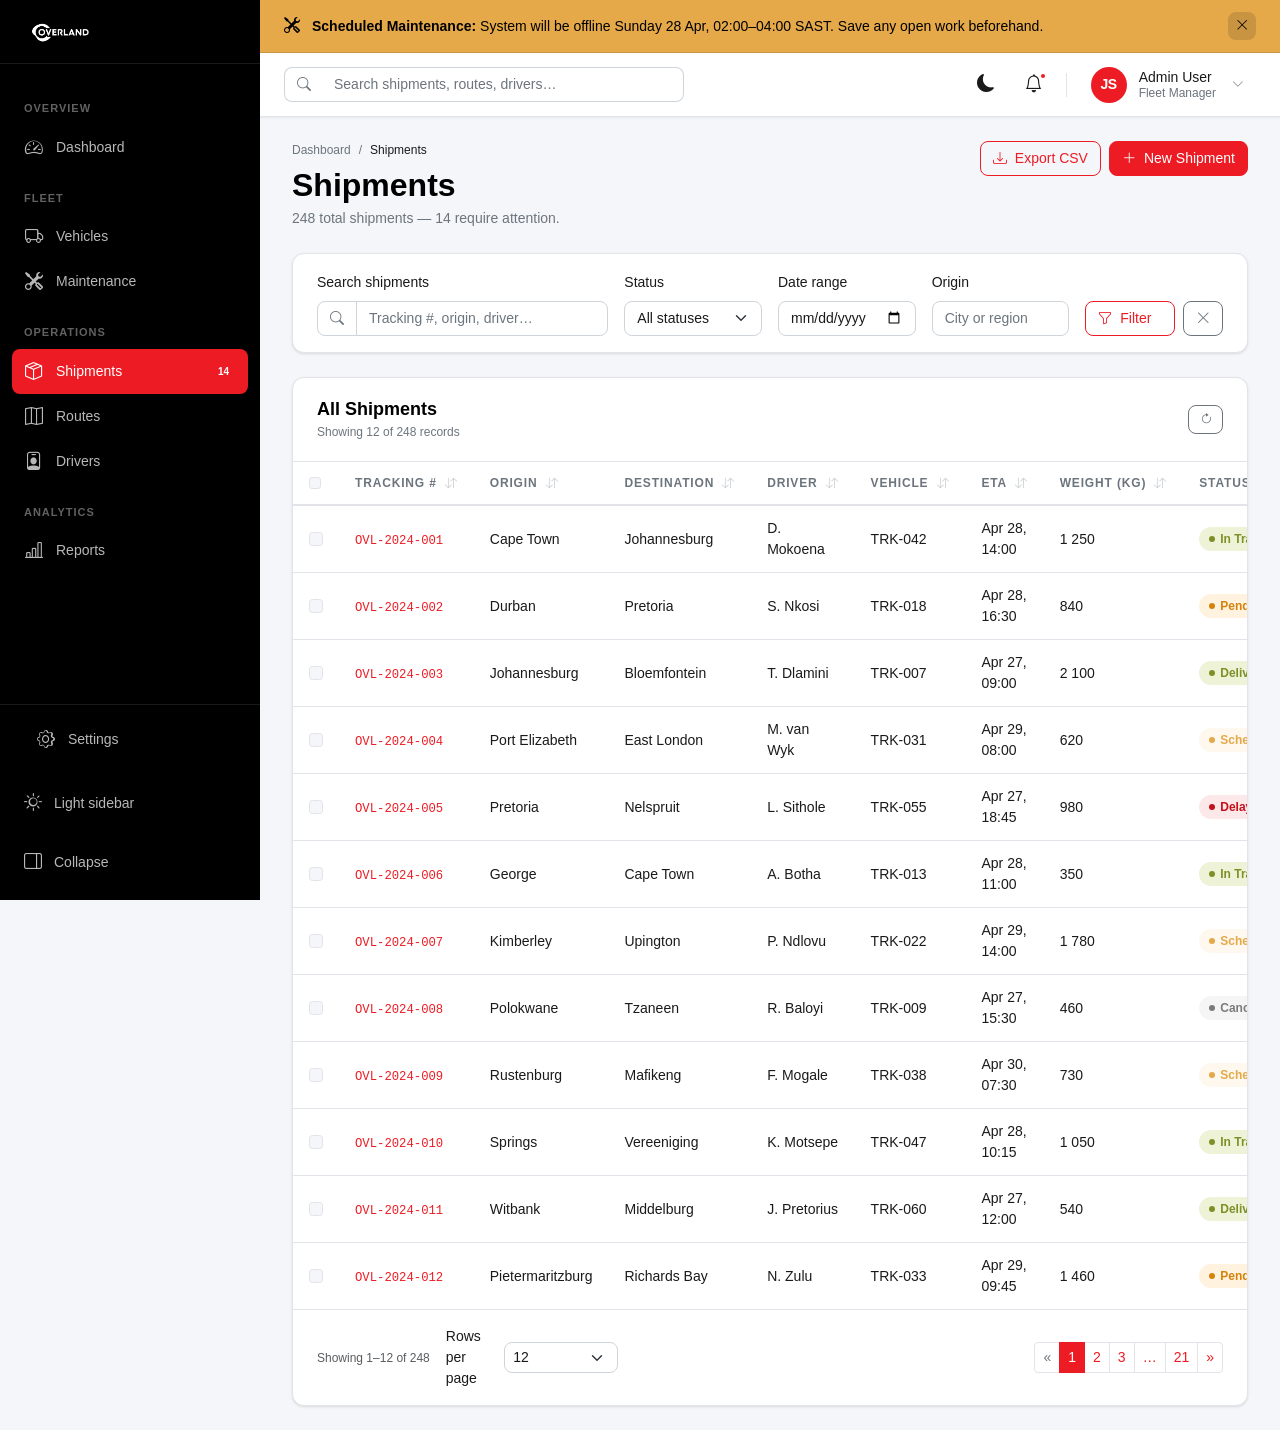
<file: pages/table.html>
﻿<!doctype html>
<html lang="en" data-bs-theme="light">
<head>
  <meta charset="utf-8">
  <meta name="viewport" content="width=device-width, initial-scale=1">
  <title>Shipments — Overland Fleet Management</title>
  <link rel="icon" type="image/png" href="../image/PNG/Logo-03.png">

  <link rel="stylesheet" href="https://cdn.jsdelivr.net/npm/bootstrap@5.3.3/dist/css/bootstrap.min.css">
  <link rel="stylesheet" href="https://cdn.jsdelivr.net/npm/bootstrap-icons@1.11.3/font/bootstrap-icons.min.css">
  <link rel="stylesheet" href="https://api.fontshare.com/v2/css?f[]=switzer@100,300,400,500,700,900&display=swap">
  <link rel="stylesheet" href="../assets/css/overland-tokens.css">
  <link rel="stylesheet" href="../assets/css/overland-light.css">
  <link rel="stylesheet" href="../assets/css/overland-dark.css">
  <link rel="stylesheet" href="../assets/css/overland.css">
</head>
<body>

<div class="ol-layout">

  <!-- SIDEBAR -->
  <nav id="ol-sidebar" class="ol-sidebar" aria-label="Main navigation">
    <div class="ol-sidebar__logo">
      <img src="../image/PNG/Logo-02.png"
           alt="Overland" class="ol-sidebar__logo-full ol-sidebar__logo-full--dark">
      <img src="../image/PNG/Logo-01.png" alt="Overland" class="ol-sidebar__logo-full ol-sidebar__logo-full--light">
      <img src="../image/PNG/Logo-03.png"
           alt="Overland" class="ol-sidebar__logo-mark">
    </div>
    <div class="ol-sidebar__nav">
      <ul class="list-unstyled mb-0">
        <li><span class="ol-sidebar__section-label">Overview</span></li>
        <li class="ol-nav-item">
          <a href="../index.html" class="ol-nav-link" data-label="Dashboard">
            <i class="bi bi-speedometer2 ol-nav-link__icon"></i>
            <span class="ol-nav-link__text">Dashboard</span>
          </a>
        </li>
        <li><span class="ol-sidebar__section-label">Fleet</span></li>
        <li class="ol-nav-item">
          <a href="vehicles.html" class="ol-nav-link" data-label="Vehicles">
            <i class="bi bi-truck ol-nav-link__icon"></i>
            <span class="ol-nav-link__text">Vehicles</span>
          </a>
        </li>
        <li class="ol-nav-item">
          <a href="maintenance.html" class="ol-nav-link" data-label="Maintenance">
            <i class="bi bi-tools ol-nav-link__icon"></i>
            <span class="ol-nav-link__text">Maintenance</span>
          </a>
        </li>
        <li><span class="ol-sidebar__section-label">Operations</span></li>
        <li class="ol-nav-item">
          <a href="table.html" class="ol-nav-link active" data-label="Shipments">
            <i class="bi bi-box-seam ol-nav-link__icon"></i>
            <span class="ol-nav-link__text">Shipments</span>
            <span class="ol-nav-link__badge">14</span>
          </a>
        </li>
        <li class="ol-nav-item">
          <a href="routes.html" class="ol-nav-link" data-label="Routes">
            <i class="bi bi-map ol-nav-link__icon"></i>
            <span class="ol-nav-link__text">Routes</span>
          </a>
        </li>
        <li class="ol-nav-item">
          <a href="drivers.html" class="ol-nav-link" data-label="Drivers">
            <i class="bi bi-person-badge ol-nav-link__icon"></i>
            <span class="ol-nav-link__text">Drivers</span>
          </a>
        </li>
        <li><span class="ol-sidebar__section-label">Analytics</span></li>
        <li class="ol-nav-item">
          <a href="reports.html" class="ol-nav-link" data-label="Reports">
            <i class="bi bi-bar-chart-line ol-nav-link__icon"></i>
            <span class="ol-nav-link__text">Reports</span>
          </a>
        </li>
      </ul>
    </div>
    <div class="ol-sidebar__footer">
      <ul class="list-unstyled mb-3">
        <li class="ol-nav-item">
          <a href="settings.html" class="ol-nav-link" data-label="Settings">
            <i class="bi bi-gear ol-nav-link__icon"></i>
            <span class="ol-nav-link__text">Settings</span>
          </a>
        </li>
      </ul>
      <button id="ol-sidebar-variant-btn" class="ol-sidebar__variant-btn" aria-label="Toggle sidebar style">
        <i class="bi bi-sun"></i>
        <span>Light sidebar</span>
      </button>      <button id="ol-sidebar-collapse-btn" class="ol-sidebar__collapse-btn" aria-label="Collapse sidebar">
        <i class="bi bi-layout-sidebar-reverse"></i>
        <span>Collapse</span>
      </button>
    </div>
  </nav>

  <div id="ol-sidebar-backdrop" class="ol-sidebar-backdrop" role="presentation"></div>

  <!-- MAIN WRAPPER -->
  <div id="ol-main-wrapper" class="ol-main-wrapper">

    <!-- TOP BAR -->
        <!-- Announcement Banner -->
    <div id="ol-announcement-banner" class="ol-announcement-banner ol-announcement-banner--info" role="status" aria-live="polite">
      <div class="ol-announcement-banner__content">
        <i class="bi bi-tools"></i>
        <span><strong>Scheduled Maintenance:</strong> System will be offline Sunday 28 Apr, 02:00&#8211;04:00 SAST. Save any open work beforehand.</span>
      </div>
      <button type="button" class="ol-announcement-banner__close" id="ol-banner-dismiss" aria-label="Dismiss announcement">
        <i class="bi bi-x-lg"></i>
      </button>
    </div>
<header class="ol-topbar">
      <button id="ol-mobile-toggle" class="ol-topbar__mobile-toggle" aria-label="Open navigation">
        <i class="bi bi-list"></i>
      </button>
      <div class="ol-topbar__search">
        <div class="input-group">
          <span class="input-group-text border-end-0"><i class="bi bi-search"></i></span>
          <input type="search" class="form-control border-start-0"
                 placeholder="Search shipments, routes, drivers…"
                 id="global-search" aria-label="Search">
        </div>
      </div>
      <div class="ol-topbar__actions">
        <button id="ol-theme-toggle" class="ol-topbar__icon-btn" aria-label="Toggle theme">
          <i class="bi bi-moon-fill"></i>
        </button>
        <a href="#" class="ol-topbar__icon-btn" aria-label="Notifications">
          <i class="bi bi-bell"></i>
          <span class="ol-topbar__notification-dot"></span>
        </a>
        <div class="ol-topbar__divider"></div>
        <div class="dropdown">
          <button class="ol-topbar__user" id="userDropdown" data-bs-toggle="dropdown" aria-expanded="false">
            <div class="ol-avatar">JS</div>
            <div class="ol-topbar__user-info">
              <span class="ol-topbar__user-name">Admin User</span>
              <span class="ol-topbar__user-role">Fleet Manager</span>
            </div>
            <i class="bi bi-chevron-down ms-1 ol-topbar__chevron"></i>
          </button>
          <ul class="dropdown-menu dropdown-menu-end" aria-labelledby="userDropdown">
            <li><a class="dropdown-item" href="#"><i class="bi bi-person me-2"></i>Profile</a></li>
            <li><a class="dropdown-item" href="settings.html"><i class="bi bi-gear me-2"></i>Settings</a></li>
            <li><hr class="dropdown-divider"></li>
            <li><a class="dropdown-item text-danger" href="login.html"><i class="bi bi-box-arrow-right me-2"></i>Sign out</a></li>
          </ul>
        </div>
      </div>
    </header>

    <!-- PAGE CONTENT -->
    <main class="ol-content" id="main-content">

      <!-- Page header -->
      <div class="ol-page-header">
        <div class="ol-page-header__left">
          <nav aria-label="breadcrumb" class="ol-breadcrumb">
            <ol class="breadcrumb mb-0">
              <li class="breadcrumb-item"><a href="../index.html">Dashboard</a></li>
              <li class="breadcrumb-item active" aria-current="page">Shipments</li>
            </ol>
          </nav>
          <h1 class="ol-page-title">Shipments</h1>
          <p class="ol-page-subtitle">248 total shipments — 14 require attention.</p>
        </div>
        <div class="d-flex gap-2 flex-wrap">
          <button class="btn btn-outline-primary btn-icon" id="export-btn">
            <i class="bi bi-download"></i> Export CSV
          </button>
          <a href="form.html" class="btn btn-primary btn-icon">
            <i class="bi bi-plus-lg"></i> New Shipment
          </a>
        </div>
      </div>

      <!-- Filters bar -->
      <div class="ol-card mb-4">
        <div class="ol-card__body ol-card__body--compact">
          <div class="row g-3 align-items-end">
            <div class="col-12 col-md-4">
              <label class="form-label">Search shipments</label>
              <div class="input-group">
                <span class="input-group-text"><i class="bi bi-search"></i></span>
                <input type="search" class="form-control" id="table-search"
                       placeholder="Tracking #, origin, driver…"
                       data-table-search="shipments-table">
              </div>
            </div>
            <div class="col-6 col-md-2">
              <label class="form-label" for="filter-status">Status</label>
              <select class="form-select" id="filter-status" aria-label="Filter by status">
                <option value="">All statuses</option>
                <option>In Transit</option>
                <option>Delivered</option>
                <option>Pending</option>
                <option>Scheduled</option>
                <option>Delayed</option>
                <option>Cancelled</option>
              </select>
            </div>
            <div class="col-6 col-md-2">
              <label class="form-label" for="filter-date">Date range</label>
              <input type="date" class="form-control" id="filter-date">
            </div>
            <div class="col-6 col-md-2">
              <label class="form-label" for="filter-origin">Origin</label>
              <input type="text" class="form-control" id="filter-origin" placeholder="City or region">
            </div>
            <div class="col-6 col-md-2 d-flex gap-2">
              <button class="btn btn-outline-primary w-100 btn-icon">
                <i class="bi bi-funnel"></i> Filter
              </button>
              <button class="btn btn-outline-secondary" title="Clear filters" aria-label="Clear filters">
                <i class="bi bi-x-lg"></i>
              </button>
            </div>
          </div>
        </div>
      </div>

      <!-- Table card -->
      <div class="ol-card">
        <div class="ol-card__header">
          <div>
            <h2 class="ol-card__title">All Shipments</h2>
            <p class="ol-card__subtitle" id="table-count">Showing 12 of 248 records</p>
          </div>
          <div class="d-flex gap-2">
            <!-- Column visibility / view options could go here -->
            <button class="btn btn-sm btn-outline-secondary btn-icon" title="Refresh">
              <i class="bi bi-arrow-clockwise"></i>
            </button>
          </div>
        </div>

        <div class="ol-card__body--flush">
          <div class="ol-table-container">
            <table class="ol-table" id="shipments-table" data-sortable aria-label="Shipments table">
              <thead>
                <tr>
                  <th class="ol-table-col-select">
                    <input class="form-check-input" type="checkbox" id="select-all"
                           aria-label="Select all rows">
                  </th>
                  <th data-col="1">Tracking # <i class="bi bi-arrow-down-up sort-icon"></i></th>
                  <th data-col="2">Origin <i class="bi bi-arrow-down-up sort-icon"></i></th>
                  <th data-col="3">Destination <i class="bi bi-arrow-down-up sort-icon"></i></th>
                  <th data-col="4">Driver <i class="bi bi-arrow-down-up sort-icon"></i></th>
                  <th data-col="5">Vehicle <i class="bi bi-arrow-down-up sort-icon"></i></th>
                  <th data-col="6">ETA <i class="bi bi-arrow-down-up sort-icon"></i></th>
                  <th data-col="7">Weight (kg) <i class="bi bi-arrow-down-up sort-icon"></i></th>
                  <th data-col="8">Status <i class="bi bi-arrow-down-up sort-icon"></i></th>
                  <th class="ol-table-col-actions">Actions</th>
                </tr>
              </thead>
              <tbody>
                <!-- Row template: duplicate as needed -->
                <tr>
                  <td><input class="form-check-input" type="checkbox" aria-label="Select row"></td>
                  <td><code class="text-brand-red fw-medium">OVL-2024-001</code></td>
                  <td>Cape Town</td>
                  <td>Johannesburg</td>
                  <td>D. Mokoena</td>
                  <td>TRK-042</td>
                  <td>Apr 28, 14:00</td>
                  <td>1 250</td>
                  <td><span class="ol-badge ol-badge--active">In Transit</span></td>
                  <td>
                    <div class="d-flex gap-1">
                      <a href="form.html" class="btn btn-sm btn-outline-primary" title="View / Edit"><i class="bi bi-pencil"></i></a>
                      <button class="btn btn-sm btn-outline-danger" title="Delete"
                              data-bs-toggle="modal" data-bs-target="#deleteModal"><i class="bi bi-trash"></i></button>
                    </div>
                  </td>
                </tr>
                <tr>
                  <td><input class="form-check-input" type="checkbox" aria-label="Select row"></td>
                  <td><code class="text-brand-red fw-medium">OVL-2024-002</code></td>
                  <td>Durban</td>
                  <td>Pretoria</td>
                  <td>S. Nkosi</td>
                  <td>TRK-018</td>
                  <td>Apr 28, 16:30</td>
                  <td>840</td>
                  <td><span class="ol-badge ol-badge--pending">Pending</span></td>
                  <td>
                    <div class="d-flex gap-1">
                      <a href="form.html" class="btn btn-sm btn-outline-primary" title="View / Edit"><i class="bi bi-pencil"></i></a>
                      <button class="btn btn-sm btn-outline-danger" title="Delete"
                              data-bs-toggle="modal" data-bs-target="#deleteModal"><i class="bi bi-trash"></i></button>
                    </div>
                  </td>
                </tr>
                <tr>
                  <td><input class="form-check-input" type="checkbox" aria-label="Select row"></td>
                  <td><code class="text-brand-red fw-medium">OVL-2024-003</code></td>
                  <td>Johannesburg</td>
                  <td>Bloemfontein</td>
                  <td>T. Dlamini</td>
                  <td>TRK-007</td>
                  <td>Apr 27, 09:00</td>
                  <td>2 100</td>
                  <td><span class="ol-badge ol-badge--active">Delivered</span></td>
                  <td>
                    <div class="d-flex gap-1">
                      <a href="form.html" class="btn btn-sm btn-outline-primary" title="View / Edit"><i class="bi bi-pencil"></i></a>
                      <button class="btn btn-sm btn-outline-danger" title="Delete"
                              data-bs-toggle="modal" data-bs-target="#deleteModal"><i class="bi bi-trash"></i></button>
                    </div>
                  </td>
                </tr>
                <tr>
                  <td><input class="form-check-input" type="checkbox" aria-label="Select row"></td>
                  <td><code class="text-brand-red fw-medium">OVL-2024-004</code></td>
                  <td>Port Elizabeth</td>
                  <td>East London</td>
                  <td>M. van Wyk</td>
                  <td>TRK-031</td>
                  <td>Apr 29, 08:00</td>
                  <td>620</td>
                  <td><span class="ol-badge ol-badge--info">Scheduled</span></td>
                  <td>
                    <div class="d-flex gap-1">
                      <a href="form.html" class="btn btn-sm btn-outline-primary" title="View / Edit"><i class="bi bi-pencil"></i></a>
                      <button class="btn btn-sm btn-outline-danger" title="Delete"
                              data-bs-toggle="modal" data-bs-target="#deleteModal"><i class="bi bi-trash"></i></button>
                    </div>
                  </td>
                </tr>
                <tr>
                  <td><input class="form-check-input" type="checkbox" aria-label="Select row"></td>
                  <td><code class="text-brand-red fw-medium">OVL-2024-005</code></td>
                  <td>Pretoria</td>
                  <td>Nelspruit</td>
                  <td>L. Sithole</td>
                  <td>TRK-055</td>
                  <td>Apr 27, 18:45</td>
                  <td>980</td>
                  <td><span class="ol-badge ol-badge--critical">Delayed</span></td>
                  <td>
                    <div class="d-flex gap-1">
                      <a href="form.html" class="btn btn-sm btn-outline-primary" title="View / Edit"><i class="bi bi-pencil"></i></a>
                      <button class="btn btn-sm btn-outline-danger" title="Delete"
                              data-bs-toggle="modal" data-bs-target="#deleteModal"><i class="bi bi-trash"></i></button>
                    </div>
                  </td>
                </tr>
                <tr>
                  <td><input class="form-check-input" type="checkbox" aria-label="Select row"></td>
                  <td><code class="text-brand-red fw-medium">OVL-2024-006</code></td>
                  <td>George</td>
                  <td>Cape Town</td>
                  <td>A. Botha</td>
                  <td>TRK-013</td>
                  <td>Apr 28, 11:00</td>
                  <td>350</td>
                  <td><span class="ol-badge ol-badge--active">In Transit</span></td>
                  <td>
                    <div class="d-flex gap-1">
                      <a href="form.html" class="btn btn-sm btn-outline-primary" title="View / Edit"><i class="bi bi-pencil"></i></a>
                      <button class="btn btn-sm btn-outline-danger" title="Delete"
                              data-bs-toggle="modal" data-bs-target="#deleteModal"><i class="bi bi-trash"></i></button>
                    </div>
                  </td>
                </tr>
                <tr>
                  <td><input class="form-check-input" type="checkbox" aria-label="Select row"></td>
                  <td><code class="text-brand-red fw-medium">OVL-2024-007</code></td>
                  <td>Kimberley</td>
                  <td>Upington</td>
                  <td>P. Ndlovu</td>
                  <td>TRK-022</td>
                  <td>Apr 29, 14:00</td>
                  <td>1 780</td>
                  <td><span class="ol-badge ol-badge--info">Scheduled</span></td>
                  <td>
                    <div class="d-flex gap-1">
                      <a href="form.html" class="btn btn-sm btn-outline-primary" title="View / Edit"><i class="bi bi-pencil"></i></a>
                      <button class="btn btn-sm btn-outline-danger" title="Delete"
                              data-bs-toggle="modal" data-bs-target="#deleteModal"><i class="bi bi-trash"></i></button>
                    </div>
                  </td>
                </tr>
                <tr>
                  <td><input class="form-check-input" type="checkbox" aria-label="Select row"></td>
                  <td><code class="text-brand-red fw-medium">OVL-2024-008</code></td>
                  <td>Polokwane</td>
                  <td>Tzaneen</td>
                  <td>R. Baloyi</td>
                  <td>TRK-009</td>
                  <td>Apr 27, 15:30</td>
                  <td>460</td>
                  <td><span class="ol-badge ol-badge--inactive">Cancelled</span></td>
                  <td>
                    <div class="d-flex gap-1">
                      <a href="form.html" class="btn btn-sm btn-outline-primary" title="View / Edit"><i class="bi bi-pencil"></i></a>
                      <button class="btn btn-sm btn-outline-danger" title="Delete"
                              data-bs-toggle="modal" data-bs-target="#deleteModal"><i class="bi bi-trash"></i></button>
                    </div>
                  </td>
                </tr>
                <tr>
                  <td><input class="form-check-input" type="checkbox" aria-label="Select row"></td>
                  <td><code class="text-brand-red fw-medium">OVL-2024-009</code></td>
                  <td>Rustenburg</td>
                  <td>Mafikeng</td>
                  <td>F. Mogale</td>
                  <td>TRK-038</td>
                  <td>Apr 30, 07:30</td>
                  <td>730</td>
                  <td><span class="ol-badge ol-badge--info">Scheduled</span></td>
                  <td>
                    <div class="d-flex gap-1">
                      <a href="form.html" class="btn btn-sm btn-outline-primary" title="View / Edit"><i class="bi bi-pencil"></i></a>
                      <button class="btn btn-sm btn-outline-danger" title="Delete"
                              data-bs-toggle="modal" data-bs-target="#deleteModal"><i class="bi bi-trash"></i></button>
                    </div>
                  </td>
                </tr>
                <tr>
                  <td><input class="form-check-input" type="checkbox" aria-label="Select row"></td>
                  <td><code class="text-brand-red fw-medium">OVL-2024-010</code></td>
                  <td>Springs</td>
                  <td>Vereeniging</td>
                  <td>K. Motsepe</td>
                  <td>TRK-047</td>
                  <td>Apr 28, 10:15</td>
                  <td>1 050</td>
                  <td><span class="ol-badge ol-badge--active">In Transit</span></td>
                  <td>
                    <div class="d-flex gap-1">
                      <a href="form.html" class="btn btn-sm btn-outline-primary" title="View / Edit"><i class="bi bi-pencil"></i></a>
                      <button class="btn btn-sm btn-outline-danger" title="Delete"
                              data-bs-toggle="modal" data-bs-target="#deleteModal"><i class="bi bi-trash"></i></button>
                    </div>
                  </td>
                </tr>
                <tr>
                  <td><input class="form-check-input" type="checkbox" aria-label="Select row"></td>
                  <td><code class="text-brand-red fw-medium">OVL-2024-011</code></td>
                  <td>Witbank</td>
                  <td>Middelburg</td>
                  <td>J. Pretorius</td>
                  <td>TRK-060</td>
                  <td>Apr 27, 12:00</td>
                  <td>540</td>
                  <td><span class="ol-badge ol-badge--active">Delivered</span></td>
                  <td>
                    <div class="d-flex gap-1">
                      <a href="form.html" class="btn btn-sm btn-outline-primary" title="View / Edit"><i class="bi bi-pencil"></i></a>
                      <button class="btn btn-sm btn-outline-danger" title="Delete"
                              data-bs-toggle="modal" data-bs-target="#deleteModal"><i class="bi bi-trash"></i></button>
                    </div>
                  </td>
                </tr>
                <tr>
                  <td><input class="form-check-input" type="checkbox" aria-label="Select row"></td>
                  <td><code class="text-brand-red fw-medium">OVL-2024-012</code></td>
                  <td>Pietermaritzburg</td>
                  <td>Richards Bay</td>
                  <td>N. Zulu</td>
                  <td>TRK-033</td>
                  <td>Apr 29, 09:45</td>
                  <td>1 460</td>
                  <td><span class="ol-badge ol-badge--pending">Pending</span></td>
                  <td>
                    <div class="d-flex gap-1">
                      <a href="form.html" class="btn btn-sm btn-outline-primary" title="View / Edit"><i class="bi bi-pencil"></i></a>
                      <button class="btn btn-sm btn-outline-danger" title="Delete"
                              data-bs-toggle="modal" data-bs-target="#deleteModal"><i class="bi bi-trash"></i></button>
                    </div>
                  </td>
                </tr>
              </tbody>
            </table>
          </div>
        </div>

        <!-- Table footer / pagination -->
        <div class="ol-card__footer d-flex flex-wrap justify-content-between align-items-center gap-3">
          <div class="d-flex align-items-center gap-3">
            <span class="text-muted ol-meta-text-xs">Showing 1–12 of 248</span>
            <div class="d-flex align-items-center gap-2">
              <label for="per-page" class="form-label mb-0 ol-form-label-xs-nowrap">Rows per page</label>
              <select class="form-select form-select-sm ol-select-w-80" id="per-page">
                <option>12</option>
                <option>25</option>
                <option>50</option>
                <option>100</option>
              </select>
            </div>
          </div>
          <nav aria-label="Table pagination">
            <ul class="pagination pagination-sm mb-0">
              <li class="page-item disabled"><a class="page-link" href="#" aria-label="Previous">&laquo;</a></li>
              <li class="page-item active"><a class="page-link" href="#">1</a></li>
              <li class="page-item"><a class="page-link" href="#">2</a></li>
              <li class="page-item"><a class="page-link" href="#">3</a></li>
              <li class="page-item"><span class="page-link">…</span></li>
              <li class="page-item"><a class="page-link" href="#">21</a></li>
              <li class="page-item"><a class="page-link" href="#" aria-label="Next">&raquo;</a></li>
            </ul>
          </nav>
        </div>
      </div><!-- /table card -->

    </main>
  </div><!-- /ol-main-wrapper -->
</div><!-- /ol-layout -->

<!-- Delete Confirm Modal -->
<div class="modal fade" id="deleteModal" tabindex="-1" aria-labelledby="deleteModalLabel" aria-hidden="true">
  <div class="modal-dialog modal-dialog-centered">
    <div class="modal-content">
      <div class="modal-header">
        <h5 class="modal-title" id="deleteModalLabel">
          <i class="bi bi-trash text-danger me-2"></i>Delete Shipment
        </h5>
        <button type="button" class="btn-close" data-bs-dismiss="modal" aria-label="Close"></button>
      </div>
      <div class="modal-body">
        <p>Are you sure you want to delete this shipment? This action cannot be undone.</p>
        <div class="alert alert-danger mb-0">
          <i class="bi bi-exclamation-triangle me-2"></i>
          Deleting a shipment will remove all associated route and driver data.
        </div>
      </div>
      <div class="modal-footer">
        <button type="button" class="btn btn-outline-secondary" data-bs-dismiss="modal">Cancel</button>
        <button type="button" class="btn btn-primary">
          <i class="bi bi-trash me-1"></i> Delete shipment
        </button>
      </div>
    </div>
  </div>
</div>

<script src="https://cdn.jsdelivr.net/npm/bootstrap@5.3.3/dist/js/bootstrap.bundle.min.js"></script>
<script src="../assets/js/overland.js"></script>
<script>
  /* Select all rows checkbox */
  document.getElementById('select-all').addEventListener('change', function () {
    document.querySelectorAll('#shipments-table tbody input[type="checkbox"]')
      .forEach(function (cb) { cb.checked = this.checked; }, this);
  });
</script>

</body>
</html>
</file>
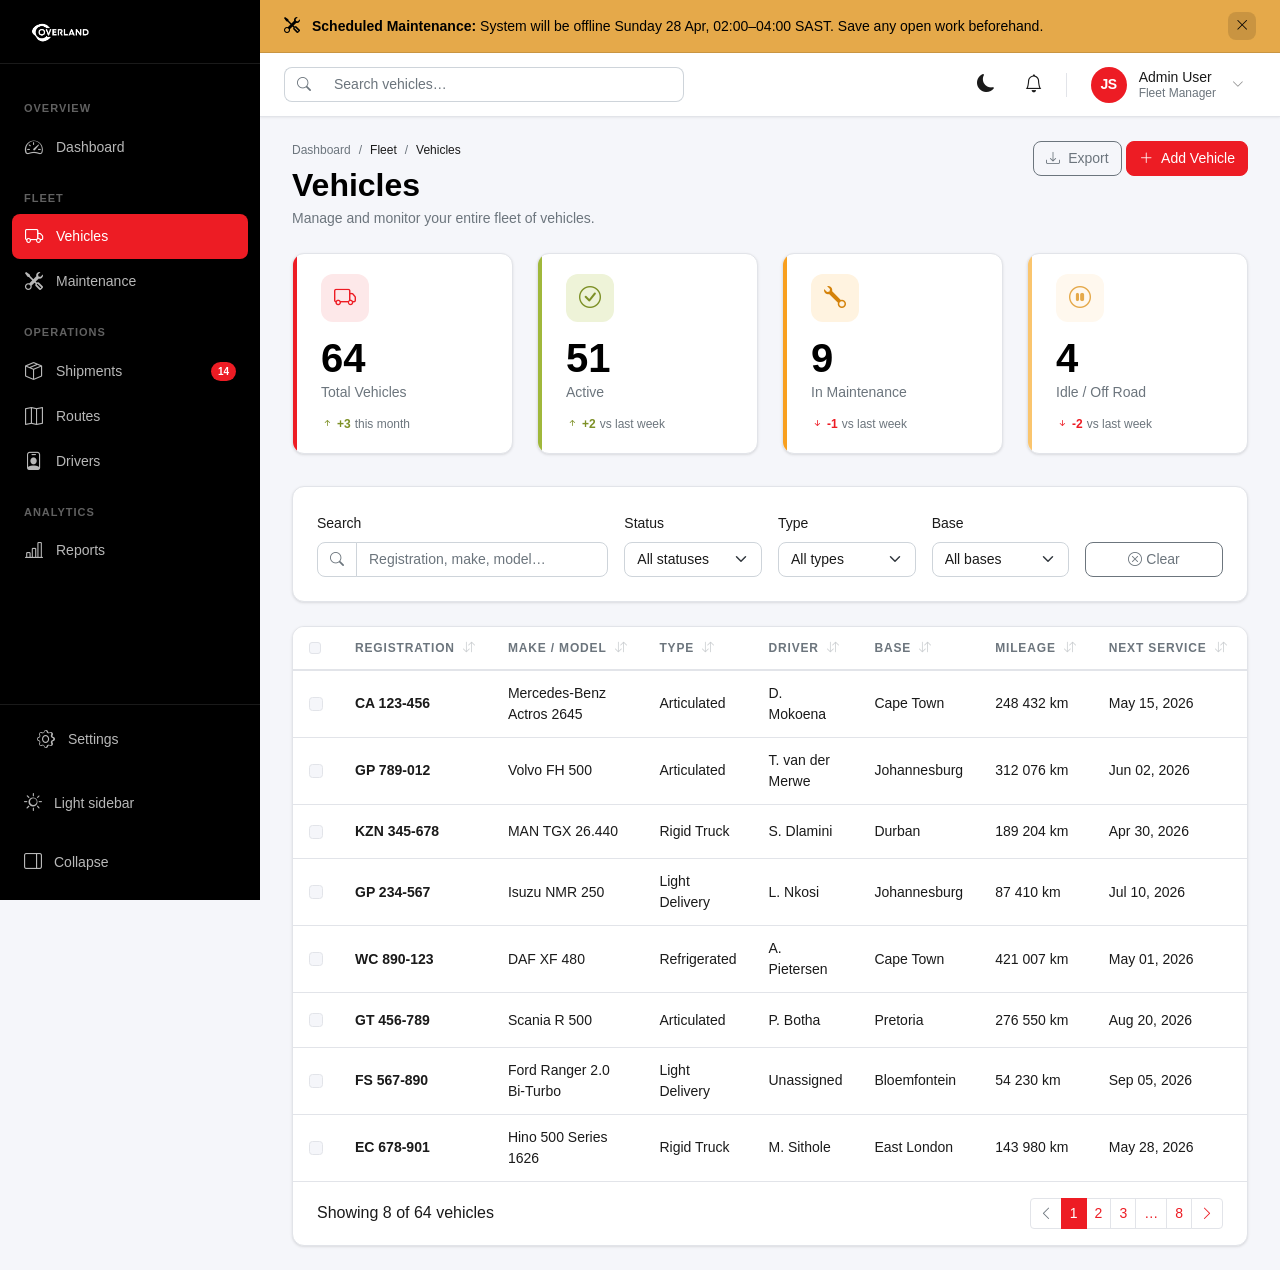
<file: pages/vehicles.html>
﻿<!doctype html>
<html lang="en" data-bs-theme="light">
<head>
  <meta charset="utf-8">
  <meta name="viewport" content="width=device-width, initial-scale=1">
  <title>Vehicles — Overland Fleet Management</title>
  <link rel="icon" type="image/png" href="../image/PNG/Logo-03.png">

  <link rel="stylesheet" href="https://cdn.jsdelivr.net/npm/bootstrap@5.3.3/dist/css/bootstrap.min.css">
  <link rel="stylesheet" href="https://cdn.jsdelivr.net/npm/bootstrap-icons@1.11.3/font/bootstrap-icons.min.css">
  <link rel="stylesheet" href="https://api.fontshare.com/v2/css?f[]=switzer@100,300,400,500,700,900&display=swap">
  <link rel="stylesheet" href="../assets/css/overland-tokens.css">
  <link rel="stylesheet" href="../assets/css/overland-light.css">
  <link rel="stylesheet" href="../assets/css/overland-dark.css">
  <link rel="stylesheet" href="../assets/css/overland.css">
</head>
<body>

<div class="ol-layout">

  <!-- SIDEBAR -->
  <nav id="ol-sidebar" class="ol-sidebar" aria-label="Main navigation">
    <div class="ol-sidebar__logo">
      <img src="../image/PNG/Logo-02.png" alt="Overland" class="ol-sidebar__logo-full ol-sidebar__logo-full--dark">
      <img src="../image/PNG/Logo-01.png" alt="Overland" class="ol-sidebar__logo-full ol-sidebar__logo-full--light">
      <img src="../image/PNG/Logo-03.png" alt="Overland" class="ol-sidebar__logo-mark">
    </div>
    <div class="ol-sidebar__nav">
      <ul class="list-unstyled mb-0">
        <li><span class="ol-sidebar__section-label">Overview</span></li>
        <li class="ol-nav-item">
          <a href="../index.html" class="ol-nav-link" data-label="Dashboard">
            <i class="bi bi-speedometer2 ol-nav-link__icon"></i>
            <span class="ol-nav-link__text">Dashboard</span>
          </a>
        </li>
        <li><span class="ol-sidebar__section-label">Fleet</span></li>
        <li class="ol-nav-item">
          <a href="vehicles.html" class="ol-nav-link active" data-label="Vehicles">
            <i class="bi bi-truck ol-nav-link__icon"></i>
            <span class="ol-nav-link__text">Vehicles</span>
          </a>
        </li>
        <li class="ol-nav-item">
          <a href="maintenance.html" class="ol-nav-link" data-label="Maintenance">
            <i class="bi bi-tools ol-nav-link__icon"></i>
            <span class="ol-nav-link__text">Maintenance</span>
          </a>
        </li>
        <li><span class="ol-sidebar__section-label">Operations</span></li>
        <li class="ol-nav-item">
          <a href="table.html" class="ol-nav-link" data-label="Shipments">
            <i class="bi bi-box-seam ol-nav-link__icon"></i>
            <span class="ol-nav-link__text">Shipments</span>
            <span class="ol-nav-link__badge">14</span>
          </a>
        </li>
        <li class="ol-nav-item">
          <a href="routes.html" class="ol-nav-link" data-label="Routes">
            <i class="bi bi-map ol-nav-link__icon"></i>
            <span class="ol-nav-link__text">Routes</span>
          </a>
        </li>
        <li class="ol-nav-item">
          <a href="drivers.html" class="ol-nav-link" data-label="Drivers">
            <i class="bi bi-person-badge ol-nav-link__icon"></i>
            <span class="ol-nav-link__text">Drivers</span>
          </a>
        </li>
        <li><span class="ol-sidebar__section-label">Analytics</span></li>
        <li class="ol-nav-item">
          <a href="reports.html" class="ol-nav-link" data-label="Reports">
            <i class="bi bi-bar-chart-line ol-nav-link__icon"></i>
            <span class="ol-nav-link__text">Reports</span>
          </a>
        </li>
      </ul>
    </div>
    <div class="ol-sidebar__footer">
      <ul class="list-unstyled mb-3">
        <li class="ol-nav-item">
          <a href="settings.html" class="ol-nav-link" data-label="Settings">
            <i class="bi bi-gear ol-nav-link__icon"></i>
            <span class="ol-nav-link__text">Settings</span>
          </a>
        </li>
      </ul>
      <button id="ol-sidebar-variant-btn" class="ol-sidebar__variant-btn" aria-label="Toggle sidebar style">
        <i class="bi bi-sun"></i>
        <span>Light sidebar</span>
      </button>      <button id="ol-sidebar-collapse-btn" class="ol-sidebar__collapse-btn" aria-label="Collapse sidebar">
        <i class="bi bi-layout-sidebar-reverse"></i>
        <span>Collapse</span>
      </button>
    </div>
  </nav>

  <div id="ol-sidebar-backdrop" class="ol-sidebar-backdrop" role="presentation"></div>

  <!-- MAIN WRAPPER -->
  <div id="ol-main-wrapper" class="ol-main-wrapper">

    <!-- TOP BAR -->
        <!-- Announcement Banner -->
    <div id="ol-announcement-banner" class="ol-announcement-banner ol-announcement-banner--info" role="status" aria-live="polite">
      <div class="ol-announcement-banner__content">
        <i class="bi bi-tools"></i>
        <span><strong>Scheduled Maintenance:</strong> System will be offline Sunday 28 Apr, 02:00&#8211;04:00 SAST. Save any open work beforehand.</span>
      </div>
      <button type="button" class="ol-announcement-banner__close" id="ol-banner-dismiss" aria-label="Dismiss announcement">
        <i class="bi bi-x-lg"></i>
      </button>
    </div>
<header class="ol-topbar">
      <button id="ol-mobile-toggle" class="ol-topbar__mobile-toggle" aria-label="Open navigation">
        <i class="bi bi-list"></i>
      </button>
      <div class="ol-topbar__search">
        <div class="input-group">
          <span class="input-group-text border-end-0"><i class="bi bi-search"></i></span>
          <input type="search" class="form-control border-start-0" placeholder="Search vehicles…" aria-label="Search">
        </div>
      </div>
      <div class="ol-topbar__actions">
        <button id="ol-theme-toggle" class="ol-topbar__icon-btn" aria-label="Toggle theme">
          <i class="bi bi-moon-fill"></i>
        </button>
        <a href="#" class="ol-topbar__icon-btn" aria-label="Notifications">
          <i class="bi bi-bell"></i>
        </a>
        <div class="ol-topbar__divider"></div>
        <div class="dropdown">
          <button class="ol-topbar__user" id="userDropdown" data-bs-toggle="dropdown" aria-expanded="false">
            <div class="ol-avatar">JS</div>
            <div class="ol-topbar__user-info">
              <span class="ol-topbar__user-name">Admin User</span>
              <span class="ol-topbar__user-role">Fleet Manager</span>
            </div>
            <i class="bi bi-chevron-down ms-1 ol-topbar__chevron"></i>
          </button>
          <ul class="dropdown-menu dropdown-menu-end" aria-labelledby="userDropdown">
            <li><a class="dropdown-item" href="settings.html"><i class="bi bi-gear me-2"></i>Settings</a></li>
            <li><hr class="dropdown-divider"></li>
            <li><a class="dropdown-item text-danger" href="login.html"><i class="bi bi-box-arrow-right me-2"></i>Sign out</a></li>
          </ul>
        </div>
      </div>
    </header>

    <!-- PAGE CONTENT -->
    <main class="ol-content" id="main-content">

      <!-- Page header -->
      <div class="ol-page-header">
        <div class="ol-page-header__left">
          <nav aria-label="breadcrumb" class="ol-breadcrumb">
            <ol class="breadcrumb mb-0">
              <li class="breadcrumb-item"><a href="../index.html">Dashboard</a></li>
              <li class="breadcrumb-item">Fleet</li>
              <li class="breadcrumb-item active" aria-current="page">Vehicles</li>
            </ol>
          </nav>
          <h1 class="ol-page-title">Vehicles</h1>
          <p class="ol-page-subtitle">Manage and monitor your entire fleet of vehicles.</p>
        </div>
        <div class="ol-page-header__actions">
          <button class="btn btn-outline-secondary btn-icon">
            <i class="bi bi-download"></i> Export
          </button>
          <button class="btn btn-primary btn-icon" data-bs-toggle="modal" data-bs-target="#addVehicleModal">
            <i class="bi bi-plus-lg"></i> Add Vehicle
          </button>
        </div>
      </div>

      <!-- KPI Cards -->
      <div class="row g-4 mb-6">
        <div class="col-6 col-xl-3">
          <div class="ol-stat-card">
            <div class="ol-stat-card__icon-wrap ol-stat-card__icon-wrap--red"><i class="bi bi-truck"></i></div>
            <div class="ol-stat-card__value">64</div>
            <div class="ol-stat-card__label">Total Vehicles</div>
            <div class="ol-stat-card__trend ol-stat-card__trend--up"><i class="bi bi-arrow-up-short"></i>+3 <span class="ol-stat-card__trend-text">this month</span></div>
          </div>
        </div>
        <div class="col-6 col-xl-3">
          <div class="ol-stat-card ol-stat-card--lime">
            <div class="ol-stat-card__icon-wrap ol-stat-card__icon-wrap--lime"><i class="bi bi-check-circle"></i></div>
            <div class="ol-stat-card__value">51</div>
            <div class="ol-stat-card__label">Active</div>
            <div class="ol-stat-card__trend ol-stat-card__trend--up"><i class="bi bi-arrow-up-short"></i>+2 <span class="ol-stat-card__trend-text">vs last week</span></div>
          </div>
        </div>
        <div class="col-6 col-xl-3">
          <div class="ol-stat-card ol-stat-card--orange">
            <div class="ol-stat-card__icon-wrap ol-stat-card__icon-wrap--orange"><i class="bi bi-wrench"></i></div>
            <div class="ol-stat-card__value">9</div>
            <div class="ol-stat-card__label">In Maintenance</div>
            <div class="ol-stat-card__trend ol-stat-card__trend--down"><i class="bi bi-arrow-down-short"></i>-1 <span class="ol-stat-card__trend-text">vs last week</span></div>
          </div>
        </div>
        <div class="col-6 col-xl-3">
          <div class="ol-stat-card ol-stat-card--gold">
            <div class="ol-stat-card__icon-wrap ol-stat-card__icon-wrap--gold"><i class="bi bi-pause-circle"></i></div>
            <div class="ol-stat-card__value">4</div>
            <div class="ol-stat-card__label">Idle / Off Road</div>
            <div class="ol-stat-card__trend ol-stat-card__trend--down"><i class="bi bi-arrow-down-short"></i>-2 <span class="ol-stat-card__trend-text">vs last week</span></div>
          </div>
        </div>
      </div>

      <!-- Filter bar -->
      <div class="ol-card mb-4">
        <div class="ol-card__body">
          <div class="row g-3 align-items-end">
            <div class="col-12 col-md-4">
              <label class="form-label">Search</label>
              <div class="input-group">
                <span class="input-group-text"><i class="bi bi-search"></i></span>
                <input type="search" class="form-control" placeholder="Registration, make, model…" id="vehicle-search" data-table-search="vehicles-table">
              </div>
            </div>
            <div class="col-6 col-md-2">
              <label class="form-label" for="vehicles-status-filter">Status</label>
              <select class="form-select" id="vehicles-status-filter">
                <option value="">All statuses</option>
                <option>Active</option>
                <option>Maintenance</option>
                <option>Idle</option>
                <option>Off Road</option>
              </select>
            </div>
            <div class="col-6 col-md-2">
              <label class="form-label" for="vehicles-type-filter">Type</label>
              <select class="form-select" id="vehicles-type-filter">
                <option value="">All types</option>
                <option>Rigid Truck</option>
                <option>Articulated</option>
                <option>Light Delivery</option>
                <option>Refrigerated</option>
              </select>
            </div>
            <div class="col-6 col-md-2">
              <label class="form-label" for="vehicles-base-filter">Base</label>
              <select class="form-select" id="vehicles-base-filter">
                <option value="">All bases</option>
                <option>Johannesburg</option>
                <option>Cape Town</option>
                <option>Durban</option>
                <option>Pretoria</option>
              </select>
            </div>
            <div class="col-6 col-md-2 d-flex gap-2">
              <button class="btn btn-outline-secondary w-100">
                <i class="bi bi-x-circle"></i> Clear
              </button>
            </div>
          </div>
        </div>
      </div>

      <!-- Vehicles Table -->
      <div class="ol-card">
        <div class="ol-card__body--flush">
          <div class="ol-table-container">
            <table class="ol-table" id="vehicles-table" data-sortable>
              <thead>
                <tr>
                  <th class="ol-table-col-select">
                    <input type="checkbox" class="form-check-input" id="select-all" aria-label="Select all vehicles">
                  </th>
                  <th data-col="1">Registration <i class="bi bi-arrow-down-up sort-icon"></i></th>
                  <th data-col="2">Make / Model <i class="bi bi-arrow-down-up sort-icon"></i></th>
                  <th data-col="3">Type <i class="bi bi-arrow-down-up sort-icon"></i></th>
                  <th data-col="4">Driver <i class="bi bi-arrow-down-up sort-icon"></i></th>
                  <th data-col="5">Base <i class="bi bi-arrow-down-up sort-icon"></i></th>
                  <th data-col="6">Mileage <i class="bi bi-arrow-down-up sort-icon"></i></th>
                  <th data-col="7">Next Service <i class="bi bi-arrow-down-up sort-icon"></i></th>
                  <th data-col="8">Status <i class="bi bi-arrow-down-up sort-icon"></i></th>
                  <th>Actions</th>
                </tr>
              </thead>
              <tbody>
                <tr>
                  <td><input type="checkbox" class="form-check-input" aria-label="Select row"></td>
                  <td><strong>CA 123-456</strong></td>
                  <td>Mercedes-Benz Actros 2645</td>
                  <td>Articulated</td>
                  <td>D. Mokoena</td>
                  <td>Cape Town</td>
                  <td>248 432 km</td>
                  <td>May 15, 2026</td>
                  <td><span class="ol-badge ol-badge--active">Active</span></td>
                  <td><div class="d-flex gap-1"><a href="maintenance.html" class="btn btn-sm btn-outline-warning" title="Log maintenance"><i class="bi bi-wrench"></i></a><button class="btn btn-sm btn-outline-primary" title="Edit"><i class="bi bi-pencil"></i></button><button class="btn btn-sm btn-outline-danger" title="Remove"><i class="bi bi-trash"></i></button></div></td>
                </tr>
                <tr>
                  <td><input type="checkbox" class="form-check-input" aria-label="Select row"></td>
                  <td><strong>GP 789-012</strong></td>
                  <td>Volvo FH 500</td>
                  <td>Articulated</td>
                  <td>T. van der Merwe</td>
                  <td>Johannesburg</td>
                  <td>312 076 km</td>
                  <td>Jun 02, 2026</td>
                  <td><span class="ol-badge ol-badge--active">Active</span></td>
                  <td><div class="d-flex gap-1"><a href="maintenance.html" class="btn btn-sm btn-outline-warning" title="Log maintenance"><i class="bi bi-wrench"></i></a><button class="btn btn-sm btn-outline-primary" title="Edit"><i class="bi bi-pencil"></i></button><button class="btn btn-sm btn-outline-danger" title="Remove"><i class="bi bi-trash"></i></button></div></td>
                </tr>
                <tr>
                  <td><input type="checkbox" class="form-check-input" aria-label="Select row"></td>
                  <td><strong>KZN 345-678</strong></td>
                  <td>MAN TGX 26.440</td>
                  <td>Rigid Truck</td>
                  <td>S. Dlamini</td>
                  <td>Durban</td>
                  <td>189 204 km</td>
                  <td>Apr 30, 2026</td>
                  <td><span class="ol-badge ol-badge--pending">Maintenance</span></td>
                  <td><div class="d-flex gap-1"><a href="maintenance.html" class="btn btn-sm btn-outline-warning" title="Log maintenance"><i class="bi bi-wrench"></i></a><button class="btn btn-sm btn-outline-primary" title="Edit"><i class="bi bi-pencil"></i></button><button class="btn btn-sm btn-outline-danger" title="Remove"><i class="bi bi-trash"></i></button></div></td>
                </tr>
                <tr>
                  <td><input type="checkbox" class="form-check-input" aria-label="Select row"></td>
                  <td><strong>GP 234-567</strong></td>
                  <td>Isuzu NMR 250</td>
                  <td>Light Delivery</td>
                  <td>L. Nkosi</td>
                  <td>Johannesburg</td>
                  <td>87 410 km</td>
                  <td>Jul 10, 2026</td>
                  <td><span class="ol-badge ol-badge--active">Active</span></td>
                  <td><div class="d-flex gap-1"><a href="maintenance.html" class="btn btn-sm btn-outline-warning" title="Log maintenance"><i class="bi bi-wrench"></i></a><button class="btn btn-sm btn-outline-primary" title="Edit"><i class="bi bi-pencil"></i></button><button class="btn btn-sm btn-outline-danger" title="Remove"><i class="bi bi-trash"></i></button></div></td>
                </tr>
                <tr>
                  <td><input type="checkbox" class="form-check-input" aria-label="Select row"></td>
                  <td><strong>WC 890-123</strong></td>
                  <td>DAF XF 480</td>
                  <td>Refrigerated</td>
                  <td>A. Pietersen</td>
                  <td>Cape Town</td>
                  <td>421 007 km</td>
                  <td>May 01, 2026</td>
                  <td><span class="ol-badge ol-badge--critical">Overdue Service</span></td>
                  <td><div class="d-flex gap-1"><a href="maintenance.html" class="btn btn-sm btn-outline-warning" title="Log maintenance"><i class="bi bi-wrench"></i></a><button class="btn btn-sm btn-outline-primary" title="Edit"><i class="bi bi-pencil"></i></button><button class="btn btn-sm btn-outline-danger" title="Remove"><i class="bi bi-trash"></i></button></div></td>
                </tr>
                <tr>
                  <td><input type="checkbox" class="form-check-input" aria-label="Select row"></td>
                  <td><strong>GT 456-789</strong></td>
                  <td>Scania R 500</td>
                  <td>Articulated</td>
                  <td>P. Botha</td>
                  <td>Pretoria</td>
                  <td>276 550 km</td>
                  <td>Aug 20, 2026</td>
                  <td><span class="ol-badge ol-badge--active">Active</span></td>
                  <td><div class="d-flex gap-1"><a href="maintenance.html" class="btn btn-sm btn-outline-warning" title="Log maintenance"><i class="bi bi-wrench"></i></a><button class="btn btn-sm btn-outline-primary" title="Edit"><i class="bi bi-pencil"></i></button><button class="btn btn-sm btn-outline-danger" title="Remove"><i class="bi bi-trash"></i></button></div></td>
                </tr>
                <tr>
                  <td><input type="checkbox" class="form-check-input" aria-label="Select row"></td>
                  <td><strong>FS 567-890</strong></td>
                  <td>Ford Ranger 2.0 Bi-Turbo</td>
                  <td>Light Delivery</td>
                  <td>Unassigned</td>
                  <td>Bloemfontein</td>
                  <td>54 230 km</td>
                  <td>Sep 05, 2026</td>
                  <td><span class="ol-badge ol-badge--inactive">Idle</span></td>
                  <td><div class="d-flex gap-1"><a href="maintenance.html" class="btn btn-sm btn-outline-warning" title="Log maintenance"><i class="bi bi-wrench"></i></a><button class="btn btn-sm btn-outline-primary" title="Edit"><i class="bi bi-pencil"></i></button><button class="btn btn-sm btn-outline-danger" title="Remove"><i class="bi bi-trash"></i></button></div></td>
                </tr>
                <tr>
                  <td><input type="checkbox" class="form-check-input" aria-label="Select row"></td>
                  <td><strong>EC 678-901</strong></td>
                  <td>Hino 500 Series 1626</td>
                  <td>Rigid Truck</td>
                  <td>M. Sithole</td>
                  <td>East London</td>
                  <td>143 980 km</td>
                  <td>May 28, 2026</td>
                  <td><span class="ol-badge ol-badge--active">Active</span></td>
                  <td><div class="d-flex gap-1"><a href="maintenance.html" class="btn btn-sm btn-outline-warning" title="Log maintenance"><i class="bi bi-wrench"></i></a><button class="btn btn-sm btn-outline-primary" title="Edit"><i class="bi bi-pencil"></i></button><button class="btn btn-sm btn-outline-danger" title="Remove"><i class="bi bi-trash"></i></button></div></td>
                </tr>
              </tbody>
            </table>
          </div>
        </div>
        <!-- Pagination -->
        <div class="ol-card__footer d-flex justify-content-between align-items-center flex-wrap gap-3">
          <div class="ol-text-sm-muted">Showing 8 of 64 vehicles</div>
          <nav aria-label="Vehicles pagination">
            <ul class="pagination pagination-sm mb-0">
              <li class="page-item disabled"><a class="page-link" href="#" aria-label="Previous"><i class="bi bi-chevron-left"></i></a></li>
              <li class="page-item active"><a class="page-link" href="#">1</a></li>
              <li class="page-item"><a class="page-link" href="#">2</a></li>
              <li class="page-item"><a class="page-link" href="#">3</a></li>
              <li class="page-item"><span class="page-link">…</span></li>
              <li class="page-item"><a class="page-link" href="#">8</a></li>
              <li class="page-item"><a class="page-link" href="#" aria-label="Next"><i class="bi bi-chevron-right"></i></a></li>
            </ul>
          </nav>
        </div>
      </div>

    </main>
  </div>
</div>

<!-- Add Vehicle Modal -->
<div class="modal fade" id="addVehicleModal" tabindex="-1" aria-labelledby="addVehicleLabel" aria-hidden="true">
  <div class="modal-dialog modal-lg modal-dialog-centered">
    <div class="modal-content">
      <div class="modal-header">
        <h5 class="modal-title" id="addVehicleLabel"><i class="bi bi-truck me-2"></i>Add New Vehicle</h5>
        <button type="button" class="btn-close" data-bs-dismiss="modal" aria-label="Close"></button>
      </div>
      <div class="modal-body">
        <div class="row g-4">
          <div class="col-12 col-md-6">
            <label class="form-label">Registration Number <span class="text-danger">*</span></label>
            <input type="text" class="form-control" placeholder="e.g. CA 123-456" required>
          </div>
          <div class="col-12 col-md-6">
            <label class="form-label">Vehicle Type <span class="text-danger">*</span></label>
            <select class="form-select" required>
              <option value="">Select type…</option>
              <option>Rigid Truck</option>
              <option>Articulated</option>
              <option>Light Delivery</option>
              <option>Refrigerated</option>
            </select>
          </div>
          <div class="col-12 col-md-6">
            <label class="form-label">Make</label>
            <input type="text" class="form-control" placeholder="e.g. Mercedes-Benz">
          </div>
          <div class="col-12 col-md-6">
            <label class="form-label">Model</label>
            <input type="text" class="form-control" placeholder="e.g. Actros 2645">
          </div>
          <div class="col-12 col-md-6">
            <label class="form-label">Year</label>
            <input type="number" class="form-control" min="2000" max="2027" placeholder="2024">
          </div>
          <div class="col-12 col-md-6">
            <label class="form-label">Base Location</label>
            <select class="form-select">
              <option value="">Select base…</option>
              <option>Johannesburg</option>
              <option>Cape Town</option>
              <option>Durban</option>
              <option>Pretoria</option>
            </select>
          </div>
          <div class="col-12 col-md-6">
            <label class="form-label">Current Mileage (km)</label>
            <input type="number" class="form-control" placeholder="0">
          </div>
          <div class="col-12 col-md-6">
            <label class="form-label">Next Service Date</label>
            <input type="date" class="form-control">
          </div>
        </div>
      </div>
      <div class="modal-footer">
        <button type="button" class="btn btn-outline-secondary" data-bs-dismiss="modal">Cancel</button>
        <button type="button" class="btn btn-primary btn-icon"><i class="bi bi-check2"></i> Add Vehicle</button>
      </div>
    </div>
  </div>
</div>

<script src="https://cdn.jsdelivr.net/npm/bootstrap@5.3.3/dist/js/bootstrap.bundle.min.js"></script>
<script src="../assets/js/overland.js"></script>
<script>
  // Select-all checkbox
  document.getElementById('select-all').addEventListener('change', function () {
    document.querySelectorAll('#vehicles-table tbody .form-check-input').forEach(cb => cb.checked = this.checked);
  });
</script>
</body>
</html>
</file>
<file: assets/css/overland-tokens.css>
/* ==========================================================================
   OVERLAND DESIGN SYSTEM — Design Tokens  (overland-tokens.css)
   All brand CSS custom properties. Must be imported FIRST.
   ========================================================================== */

:root {

  /* ── Primary Brand Palette ──────────────────────────────────────────────── */
  --ol-black:           #000000;    /* Sidebar, primary text                  */
  --ol-gold:            #fac56e;    /* Accent highlights                      */
  --ol-red:             #ed1c24;    /* Primary CTA, danger, active state      */
  --ol-white:           #ffffff;

  /* ── Secondary Brand Palette ────────────────────────────────────────────── */
  --ol-gray:            #7c7b7b;    /* Secondary text, muted elements         */
  --ol-tan:             #d8b478;    /* Neutral accent                         */
  --ol-orange:          #f89f1e;    /* Warning states                         */
  --ol-lime:            #a0b83b;    /* Success states                         */

  /* ── Computed Tints & Shades ────────────────────────────────────────────── */
  --ol-red-dark:        #c41019;
  --ol-red-darker:      #a30d12;
  --ol-red-light:       #fde8e9;
  --ol-gold-dark:       #e5a94a;
  --ol-gold-light:      #fff8ee;
  --ol-lime-dark:       #7d9026;
  --ol-lime-light:      #eef3d8;
  --ol-orange-dark:     #d4820a;
  --ol-orange-light:    #fff3e0;
  --ol-gray-light:      #f5f5f5;
  --ol-gray-dark:       #3a3a3a;

  /* ── Typography — Brand Font ────────────────────────────────────────────── */
  /* Switzer: used for headings, sub-headings, display text                    */
  --ol-font-brand:      'Switzer', 'Helvetica Neue', Helvetica, Arial, sans-serif;

  /* ── Typography — System Font ──────────────────────────────────────────── */
  /* Helvetica/Arial: used for body copy, labels, UI controls                  */
  --ol-font-system:     'Helvetica Neue', Helvetica, Arial, sans-serif;

  /* ── Font Weights (Switzer family) ─────────────────────────────────────── */
  --ol-fw-thin:         100;
  --ol-fw-light:        300;
  --ol-fw-regular:      400;
  --ol-fw-medium:       500;
  --ol-fw-bold:         700;
  --ol-fw-black:        900;

  /* ── Type Scale ─────────────────────────────────────────────────────────── */
  --ol-fs-xs:           0.75rem;    /* 12px */
  --ol-fs-sm:           0.875rem;   /* 14px */
  --ol-fs-base:         1rem;       /* 16px */
  --ol-fs-md:           1.125rem;   /* 18px */
  --ol-fs-lg:           1.25rem;    /* 20px */
  --ol-fs-xl:           1.5rem;     /* 24px */
  --ol-fs-2xl:          2rem;       /* 32px */
  --ol-fs-3xl:          2.5rem;     /* 40px */
  --ol-fs-4xl:          3rem;       /* 48px */

  /* ── Spacing Scale ──────────────────────────────────────────────────────── */
  --ol-space-1:         0.25rem;    /*  4px */
  --ol-space-2:         0.5rem;     /*  8px */
  --ol-space-3:         0.75rem;    /* 12px */
  --ol-space-4:         1rem;       /* 16px */
  --ol-space-5:         1.25rem;    /* 20px */
  --ol-space-6:         1.5rem;     /* 24px */
  --ol-space-8:         2rem;       /* 32px */
  --ol-space-10:        2.5rem;     /* 40px */
  --ol-space-12:        3rem;       /* 48px */
  --ol-space-16:        4rem;       /* 64px */

  /* ── Border Radius ──────────────────────────────────────────────────────── */
  --ol-radius-sm:       0.25rem;
  --ol-radius-md:       0.5rem;
  --ol-radius-lg:       0.75rem;
  --ol-radius-xl:       1rem;
  --ol-radius-2xl:      1.5rem;
  --ol-radius-pill:     50rem;

  /* ── Elevation / Shadows ────────────────────────────────────────────────── */
  --ol-shadow-xs:       0 1px 2px 0 rgba(0, 0, 0, .06);
  --ol-shadow-sm:       0 1px 3px 0 rgba(0, 0, 0, .10), 0 1px 2px -1px rgba(0, 0, 0, .06);
  --ol-shadow-md:       0 4px 6px -1px rgba(0, 0, 0, .10), 0 2px 4px -2px rgba(0, 0, 0, .06);
  --ol-shadow-lg:       0 10px 15px -3px rgba(0, 0, 0, .10), 0 4px 6px -4px rgba(0, 0, 0, .06);
  --ol-shadow-xl:       0 20px 25px -5px rgba(0, 0, 0, .10), 0 8px 10px -6px rgba(0, 0, 0, .06);

  /* ── Layout Dimensions ──────────────────────────────────────────────────── */
  --ol-sidebar-width:          260px;
  --ol-sidebar-collapsed-w:    72px;
  --ol-navbar-height:          64px;
  --ol-logo-min-height:        40px;   /* Brand guideline minimum             */
  --ol-logo-clear-space:       16px;   /* Clear space = circle mark size      */

  /* ── Motion ─────────────────────────────────────────────────────────────── */
  --ol-transition-fast:  150ms ease;
  --ol-transition-base:  250ms ease;
  --ol-transition-slow:  400ms ease;
}
</file>
<file: assets/css/overland-dark.css>
/* ==========================================================================
   OVERLAND DESIGN SYSTEM — Dark Theme  (overland-dark.css)
   Applied when <html data-bs-theme="dark"> is present.
   ========================================================================== */

[data-bs-theme="dark"] {

  /* ── Bootstrap Semantic Colour Map (same hue, dark-adjusted) ───────────── */
  --bs-primary:                var(--ol-red);
  --bs-primary-rgb:            237, 28, 36;
  --bs-secondary:              #8a8a8a;
  --bs-secondary-rgb:          138, 138, 138;
  --bs-success:                var(--ol-lime);
  --bs-success-rgb:            160, 184, 59;
  --bs-warning:                var(--ol-orange);
  --bs-warning-rgb:            248, 159, 30;
  --bs-danger:                 var(--ol-red);
  --bs-danger-rgb:             237, 28, 36;
  --bs-info:                   var(--ol-gold);
  --bs-info-rgb:               250, 197, 110;

  /* ── Bootstrap Body / Global ────────────────────────────────────────────── */
  --bs-body-bg:                #121212;
  --bs-body-color:             #e9ecef;
  --bs-border-color:           #2c2c2c;
  --bs-link-color:             #ff5257;
  --bs-link-hover-color:       #ff8086;

  /* ── Overland Layout — Dark Values ─────────────────────────────────────── */
  --ol-page-bg:                #121212;

  /* Sidebar — slightly lighter than page bg */
  --ol-sidebar-bg:             #1a1a1a;
  --ol-sidebar-text:           rgba(255, 255, 255, .62);
  --ol-sidebar-text-active:    #ffffff;
  --ol-sidebar-item-active-bg: var(--ol-red);
  --ol-sidebar-item-hover-bg:  rgba(255, 255, 255, .07);
  --ol-sidebar-section-label:  rgba(255, 255, 255, .32);
  --ol-sidebar-border:         rgba(255, 255, 255, .08);

  /* Top bar */
  --ol-topbar-bg:              #1e1e1e;
  --ol-topbar-border:          #2c2c2c;

  /* Cards */
  --ol-card-bg:                #1e1e1e;
  --ol-card-border:            #2c2c2c;
  --ol-card-shadow:            0 1px 4px 0 rgba(0, 0, 0, .5);

  /* Form controls */
  --ol-input-bg:               #2a2a2a;
  --ol-input-border:           #3c3c3c;
  --ol-input-focus-border:     var(--ol-red);
  --ol-input-focus-shadow:     0 0 0 0.25rem rgba(237, 28, 36, .28);

  /* Tables */
  --ol-table-stripe-bg:        rgba(255, 255, 255, .025);
  --ol-table-hover-bg:         rgba(255, 255, 255, .05);

  /* Text */
  --ol-muted-text:             #8a8a8a;
  --ol-heading-color:          #f1f1f1;

  /* Computed tints adjusted for dark surfaces */
  --ol-red-light:              rgba(237, 28, 36,  .18);
  --ol-gold-light:             rgba(250, 197, 110, .15);
  --ol-lime-light:             rgba(160, 184, 59,  .15);
  --ol-orange-light:           rgba(248, 159, 30,  .15);
}
</file>
<file: assets/css/overland.css>
/* ==========================================================================
   OVERLAND DESIGN SYSTEM — Component Stylesheet  (overland.css)
   Requires: overland-tokens.css → overland-light.css / overland-dark.css
   ========================================================================== */


/* ── 1. Global Base ──────────────────────────────────────────────────────── */

*, *::before, *::after { box-sizing: border-box; }

html { scroll-behavior: smooth; }

body {
  background-color: var(--ol-page-bg);
  font-family: var(--ol-font-system);
  font-size: var(--ol-fs-base);
  color: var(--bs-body-color);
  overflow-x: hidden;
  -webkit-font-smoothing: antialiased;
  -moz-osx-font-smoothing: grayscale;
}

h1, h2, h3, h4, h5, h6,
.h1, .h2, .h3, .h4, .h5, .h6 {
  font-family: var(--ol-font-brand);
  font-weight: var(--ol-fw-bold);
  color: var(--ol-heading-color);
  line-height: 1.25;
}

a { color: var(--bs-link-color); text-decoration: none; }
a:hover { color: var(--bs-link-hover-color); text-decoration: underline; }


/* ── 2. Layout Shell ─────────────────────────────────────────────────────── */

.ol-layout {
  display: flex;
  min-height: 100vh;
}


/* ── 3. Sidebar ──────────────────────────────────────────────────────────── */

.ol-sidebar {
  position: fixed;
  top: 0;
  left: 0;
  height: 100vh;
  width: var(--ol-sidebar-width);
  background-color: var(--ol-sidebar-bg);
  display: flex;
  flex-direction: column;
  overflow: hidden;
  z-index: 1040;
  flex-shrink: 0;
  transition: width var(--ol-transition-base);
}

/* Logo area */
.ol-sidebar__logo {
  padding: 0 var(--ol-space-6);
  height: var(--ol-navbar-height);
  display: flex;
  align-items: center;
  border-bottom: 1px solid var(--ol-sidebar-border);
  overflow: hidden;
  flex-shrink: 0;
}

.ol-sidebar__logo-full {
  height: var(--ol-logo-min-height);
  width: auto;
  object-fit: contain;
  flex-shrink: 0;
  display: block;
}

.ol-sidebar__logo-mark {
  height: 32px;
  width: 32px;
  object-fit: contain;
  flex-shrink: 0;
  display: none;
}

/* Scrollable nav area */
.ol-sidebar__nav {
  flex: 1;
  overflow-y: auto;
  overflow-x: hidden;
  padding: var(--ol-space-4) 0;
}
.ol-sidebar__nav::-webkit-scrollbar { width: 4px; }
.ol-sidebar__nav::-webkit-scrollbar-thumb {
  background: rgba(255, 255, 255, .15);
  border-radius: 2px;
}

/* Section labels */
.ol-sidebar__section-label {
  display: block;
  font-size: 0.6875rem;
  font-weight: var(--ol-fw-bold);
  letter-spacing: .09em;
  text-transform: uppercase;
  color: var(--ol-sidebar-section-label);
  padding: var(--ol-space-5) var(--ol-space-6) var(--ol-space-2);
  white-space: nowrap;
  overflow: hidden;
  transition: opacity var(--ol-transition-base), padding var(--ol-transition-base);
}

/* Nav items */
.ol-nav-item { list-style: none; padding: 0 var(--ol-space-3); }

.ol-nav-link {
  display: flex;
  align-items: center;
  gap: var(--ol-space-3);
  padding: var(--ol-space-3);
  border-radius: var(--ol-radius-md);
  color: var(--ol-sidebar-text);
  font-size: var(--ol-fs-sm);
  font-weight: var(--ol-fw-medium);
  white-space: nowrap;
  overflow: hidden;
  text-decoration: none;
  transition: background-color var(--ol-transition-fast), color var(--ol-transition-fast);
  cursor: pointer;
  position: relative;
}

.ol-nav-link:hover {
  background-color: var(--ol-sidebar-item-hover-bg);
  color: var(--ol-sidebar-text-active);
  text-decoration: none;
}

.ol-nav-link.active {
  background-color: var(--ol-sidebar-item-active-bg);
  color: var(--ol-sidebar-text-active);
}

.ol-nav-link__icon {
  font-size: 1.125rem;
  flex-shrink: 0;
  width: 20px;
  text-align: center;
  line-height: 1;
}

.ol-nav-link__text {
  flex: 1;
  transition: opacity var(--ol-transition-base), width var(--ol-transition-base);
}

.ol-nav-link__badge {
  flex-shrink: 0;
  font-size: 0.625rem;
  padding: 2px 7px;
  border-radius: var(--ol-radius-pill);
  background-color: var(--ol-red);
  color: #fff;
  font-weight: var(--ol-fw-bold);
  line-height: 1.5;
  transition: opacity var(--ol-transition-base);
}

/* Sidebar footer */
.ol-sidebar__footer {
  padding: var(--ol-space-3);
  border-top: 1px solid var(--ol-sidebar-border);
  flex-shrink: 0;
}

.ol-sidebar__footer .ol-nav-item { margin-bottom: var(--ol-space-1); }

.ol-sidebar__collapse-btn {
  display: flex;
  align-items: center;
  gap: var(--ol-space-3);
  width: 100%;
  padding: var(--ol-space-3);
  background: none;
  border: none;
  border-radius: var(--ol-radius-md);
  color: var(--ol-sidebar-text);
  font-size: var(--ol-fs-sm);
  font-weight: var(--ol-fw-medium);
  cursor: pointer;
  white-space: nowrap;
  overflow: hidden;
  transition: background-color var(--ol-transition-fast), color var(--ol-transition-fast);
}

.ol-sidebar__collapse-btn:hover {
  background-color: var(--ol-sidebar-item-hover-bg);
  color: var(--ol-sidebar-text-active);
}

.ol-sidebar__collapse-btn .bi {
  flex-shrink: 0;
  font-size: 1.125rem;
  transition: transform var(--ol-transition-base);
}

.ol-sidebar__collapse-btn span {
  transition: opacity var(--ol-transition-base);
}


/* ── Collapsed State ─────────────────────────────────────────────────────── */

.ol-sidebar.collapsed {
  width: var(--ol-sidebar-collapsed-w);
}

.ol-sidebar.collapsed .ol-nav-link__text,
.ol-sidebar.collapsed .ol-nav-link__badge,
.ol-sidebar.collapsed .ol-sidebar__section-label,
.ol-sidebar.collapsed .ol-sidebar__collapse-btn span,
.ol-sidebar.collapsed .ol-sidebar__variant-btn span {
  opacity: 0;
  pointer-events: none;
  overflow: hidden;
  width: 0;
  padding: 0;
  margin: 0;
}

.ol-sidebar.collapsed .ol-sidebar__logo-full  { display: none; }
.ol-sidebar.collapsed .ol-sidebar__logo-mark  { display: block; }
.ol-sidebar.collapsed .ol-sidebar__logo       { justify-content: center; padding: 0 var(--ol-space-3); }
.ol-sidebar.collapsed .ol-nav-link            { justify-content: center; }
.ol-sidebar.collapsed .ol-sidebar__collapse-btn { justify-content: center; }
.ol-sidebar.collapsed .ol-sidebar__collapse-btn .bi { transform: rotate(180deg); }

/* Collapsed tooltip on hover */
.ol-sidebar.collapsed .ol-nav-item { position: relative; }
.ol-sidebar.collapsed .ol-nav-link::after {
  content: attr(data-label);
  position: absolute;
  left: calc(100% + 12px);
  top: 50%;
  transform: translateY(-50%);
  background-color: #333;
  color: #fff;
  font-size: var(--ol-fs-xs);
  font-weight: var(--ol-fw-medium);
  white-space: nowrap;
  padding: 4px 10px;
  border-radius: var(--ol-radius-md);
  opacity: 0;
  pointer-events: none;
  transition: opacity var(--ol-transition-fast);
  z-index: 1050;
}
.ol-sidebar.collapsed .ol-nav-link:hover::after { opacity: 1; }


/* ── 4. Main Content Wrapper ─────────────────────────────────────────────── */

.ol-main-wrapper {
  flex: 1;
  margin-left: var(--ol-sidebar-width);
  min-width: 0;
  display: flex;
  flex-direction: column;
  min-height: 100vh;
  transition: margin-left var(--ol-transition-base);
}

.ol-main-wrapper.sidebar-collapsed { margin-left: var(--ol-sidebar-collapsed-w); }


/* ── 5. Top Bar ──────────────────────────────────────────────────────────── */

.ol-topbar {
  position: sticky;
  top: 0;
  height: var(--ol-navbar-height);
  background-color: var(--ol-topbar-bg);
  border-bottom: 1px solid var(--ol-topbar-border);
  display: flex;
  align-items: center;
  padding: 0 var(--ol-space-6);
  gap: var(--ol-space-3);
  z-index: 1030;
  box-shadow: var(--ol-shadow-xs);
  flex-shrink: 0;
}

.ol-topbar__mobile-toggle {
  display: none;
  align-items: center;
  justify-content: center;
  width: 40px;
  height: 40px;
  background: none;
  border: none;
  border-radius: var(--ol-radius-md);
  color: var(--bs-body-color);
  font-size: 1.375rem;
  cursor: pointer;
  flex-shrink: 0;
  transition: background-color var(--ol-transition-fast);
}
.ol-topbar__mobile-toggle:hover { background-color: var(--ol-table-hover-bg); }

.ol-topbar__search {
  flex: 1;
  max-width: 400px;
}
.ol-topbar__search .form-control { font-size: var(--ol-fs-sm); }

.ol-topbar__actions {
  display: flex;
  align-items: center;
  gap: var(--ol-space-2);
  margin-left: auto;
}

.ol-topbar__icon-btn {
  position: relative;
  display: flex;
  align-items: center;
  justify-content: center;
  width: 40px;
  height: 40px;
  background: none;
  border: none;
  border-radius: var(--ol-radius-md);
  color: var(--bs-body-color);
  font-size: 1.125rem;
  cursor: pointer;
  text-decoration: none;
  transition: background-color var(--ol-transition-fast);
}
.ol-topbar__icon-btn:hover { background-color: var(--ol-table-hover-bg); color: var(--bs-body-color); }

.ol-topbar__notification-dot {
  position: absolute;
  top: 7px;
  right: 7px;
  width: 8px;
  height: 8px;
  border-radius: 50%;
  background-color: var(--ol-red);
  border: 2px solid var(--ol-topbar-bg);
}

.ol-topbar__divider {
  width: 1px;
  height: 24px;
  background-color: var(--ol-topbar-border);
  margin: 0 var(--ol-space-1);
  flex-shrink: 0;
}

.ol-topbar__user {
  display: flex;
  align-items: center;
  gap: var(--ol-space-3);
  padding: var(--ol-space-2) var(--ol-space-3);
  border-radius: var(--ol-radius-md);
  background: none;
  border: none;
  color: var(--bs-body-color);
  text-decoration: none;
  cursor: pointer;
  transition: background-color var(--ol-transition-fast);
}
.ol-topbar__user:hover { background-color: var(--ol-table-hover-bg); color: var(--bs-body-color); }
.ol-topbar__user.dropdown-toggle::after { display: none; }

.ol-topbar__user-info { display: flex; flex-direction: column; text-align: left; }
.ol-topbar__user-name { font-size: var(--ol-fs-sm); font-weight: var(--ol-fw-medium); line-height: 1.3; }
.ol-topbar__user-role { font-size: var(--ol-fs-xs); color: var(--ol-muted-text); line-height: 1.3; }
.ol-topbar__chevron { font-size: .75rem; opacity: .5; }

/* User / team avatar */
.ol-avatar {
  width: 36px;
  height: 36px;
  border-radius: 50%;
  background-color: var(--ol-red);
  color: #fff;
  display: flex;
  align-items: center;
  justify-content: center;
  font-weight: var(--ol-fw-bold);
  font-size: var(--ol-fs-sm);
  flex-shrink: 0;
  overflow: hidden;
  letter-spacing: -.5px;
}
.ol-avatar img { width: 100%; height: 100%; object-fit: cover; }


/* ── 6. Page Content Area ────────────────────────────────────────────────── */

.ol-content {
  flex: 1;
  padding: var(--ol-space-6) var(--ol-space-8);
}

.ol-page-header {
  display: flex;
  align-items: flex-start;
  justify-content: space-between;
  gap: var(--ol-space-4);
  margin-bottom: var(--ol-space-6);
  flex-wrap: wrap;
}

.ol-page-header__left {}

.ol-page-title {
  font-family: var(--ol-font-brand);
  font-size: var(--ol-fs-2xl);
  font-weight: var(--ol-fw-black);
  color: var(--ol-heading-color);
  margin: 0 0 var(--ol-space-1);
  line-height: 1.15;
}

.ol-page-subtitle {
  font-size: var(--ol-fs-sm);
  color: var(--ol-muted-text);
  margin: 0;
}

.ol-breadcrumb { font-size: var(--ol-fs-xs); margin-bottom: var(--ol-space-2); }
.ol-breadcrumb .breadcrumb-item + .breadcrumb-item::before { color: var(--ol-muted-text); }
.ol-breadcrumb .breadcrumb-item a { color: var(--ol-muted-text); }
.ol-breadcrumb .breadcrumb-item a:hover { color: var(--ol-red); }
.ol-breadcrumb .breadcrumb-item.active { color: var(--bs-body-color); }


/* ── 7. Cards ────────────────────────────────────────────────────────────── */

.ol-card {
  background-color: var(--ol-card-bg);
  border: 1px solid var(--ol-card-border);
  border-radius: var(--ol-radius-lg);
  box-shadow: var(--ol-card-shadow);
  overflow: hidden;
}

.ol-card__header {
  padding: var(--ol-space-5) var(--ol-space-6);
  border-bottom: 1px solid var(--ol-card-border);
  display: flex;
  align-items: center;
  justify-content: space-between;
  gap: var(--ol-space-4);
  flex-wrap: wrap;
}

.ol-card__title {
  font-family: var(--ol-font-brand);
  font-size: var(--ol-fs-md);
  font-weight: var(--ol-fw-bold);
  color: var(--ol-heading-color);
  margin: 0;
}

.ol-card__subtitle {
  font-size: var(--ol-fs-xs);
  color: var(--ol-muted-text);
  margin: 3px 0 0;
}

.ol-card__body { padding: var(--ol-space-6); }
.ol-card__body--flush { padding: 0; }
.ol-card__body--compact {
  padding-top: var(--ol-space-4);
  padding-bottom: var(--ol-space-4);
}

.ol-card__footer {
  padding: var(--ol-space-4) var(--ol-space-6);
  border-top: 1px solid var(--ol-card-border);
}


/* ── 8. KPI / Stat Cards ─────────────────────────────────────────────────── */

.ol-stat-card {
  background-color: var(--ol-card-bg);
  border: 1px solid var(--ol-card-border);
  border-radius: var(--ol-radius-lg);
  box-shadow: var(--ol-card-shadow);
  padding: var(--ol-space-5) var(--ol-space-6);
  position: relative;
  overflow: hidden;
  transition: transform var(--ol-transition-base), box-shadow var(--ol-transition-base);
  padding-left: calc(var(--ol-space-6) + 4px);   /* account for accent stripe */
}
.ol-stat-card:hover { transform: translateY(-2px); box-shadow: var(--ol-shadow-md); }

/* Left accent stripe */
.ol-stat-card::before {
  content: '';
  position: absolute;
  top: 0; left: 0;
  width: 4px;
  height: 100%;
  background-color: var(--ol-red);
  border-radius: 4px 0 0 4px;
}
.ol-stat-card--gold::before   { background-color: var(--ol-gold); }
.ol-stat-card--lime::before   { background-color: var(--ol-lime); }
.ol-stat-card--orange::before { background-color: var(--ol-orange); }

.ol-stat-card__icon-wrap {
  width: 48px;
  height: 48px;
  border-radius: var(--ol-radius-lg);
  display: flex;
  align-items: center;
  justify-content: center;
  font-size: 1.375rem;
  margin-bottom: var(--ol-space-4);
}
.ol-stat-card__icon-wrap--red    { background-color: var(--ol-red-light);    color: var(--ol-red); }
.ol-stat-card__icon-wrap--gold   { background-color: var(--ol-gold-light);   color: var(--ol-gold-dark); }
.ol-stat-card__icon-wrap--lime   { background-color: var(--ol-lime-light);   color: var(--ol-lime-dark); }
.ol-stat-card__icon-wrap--orange { background-color: var(--ol-orange-light); color: var(--ol-orange-dark); }

.ol-stat-card__value {
  font-family: var(--ol-font-brand);
  font-size: var(--ol-fs-3xl);
  font-weight: var(--ol-fw-black);
  color: var(--ol-heading-color);
  line-height: 1;
  margin-bottom: var(--ol-space-1);
}

.ol-stat-card__label {
  font-size: var(--ol-fs-sm);
  color: var(--ol-muted-text);
  font-weight: var(--ol-fw-medium);
  margin-bottom: var(--ol-space-3);
}

.ol-stat-card__trend {
  display: flex;
  align-items: center;
  gap: 4px;
  font-size: var(--ol-fs-xs);
  font-weight: var(--ol-fw-bold);
}
.ol-stat-card__trend--up      { color: var(--ol-lime-dark); }
.ol-stat-card__trend--down    { color: var(--ol-red); }
.ol-stat-card__trend--neutral { color: var(--ol-muted-text); }
.ol-stat-card__trend-text     { color: var(--ol-muted-text); font-weight: var(--ol-fw-regular); }


/* ── 9. Chart Placeholder ────────────────────────────────────────────────── */

.ol-chart-placeholder {
  min-height: 280px;
  border-radius: var(--ol-radius-md);
  border: 2px dashed var(--ol-card-border);
  display: flex;
  flex-direction: column;
  align-items: center;
  justify-content: center;
  gap: var(--ol-space-3);
  color: var(--ol-muted-text);
  font-size: var(--ol-fs-sm);
  background: repeating-linear-gradient(
    -45deg,
    transparent,
    transparent 8px,
    rgba(128,128,128,.03) 8px,
    rgba(128,128,128,.03) 16px
  );
}
.ol-chart-placeholder--lg { min-height: 260px; }
.ol-chart-placeholder--md { min-height: 180px; }
.ol-chart-placeholder--sm {
  min-height: 140px;
  height: 140px;
}
.ol-chart-placeholder--200 {
  min-height: 200px;
  height: 200px;
}
.ol-chart-placeholder--280 {
  min-height: 280px;
  height: 280px;
}
.ol-chart-placeholder .bi { font-size: 2.5rem; opacity: .3; }

.ol-legend-dot {
  width: 10px;
  height: 10px;
  border-radius: 50%;
  flex-shrink: 0;
  display: inline-block;
}
.ol-legend-dot--lime { background: var(--ol-lime); }
.ol-legend-dot--orange { background: var(--ol-orange); }
.ol-legend-dot--red { background: var(--ol-red); }
.ol-legend-dot--gray { background: var(--ol-gray); }
.ol-meta-text-xs { font-size: var(--ol-fs-xs); }

.ol-activity-avatar {
  width: 32px;
  height: 32px;
  font-size: .7rem;
  flex-shrink: 0;
}
.ol-activity-avatar--lime { background-color: var(--ol-lime); }
.ol-activity-avatar--orange { background-color: var(--ol-orange); }
.ol-activity-avatar--gold {
  background-color: var(--ol-gold);
  color: var(--ol-black);
}
.ol-activity-avatar--red { background-color: var(--ol-red); }
.ol-activity-title {
  font-size: var(--ol-fs-sm);
  font-weight: var(--ol-fw-medium);
}
.ol-activity-time {
  font-size: var(--ol-fs-xs);
  color: var(--ol-muted-text);
}

.ol-table-col-select { width: 40px; }
.ol-table-col-actions { width: 120px; }

.ol-avatar--sm {
  width: 32px;
  height: 32px;
  font-size: .7rem;
}

.ol-avatar--xl {
  width: 72px;
  height: 72px;
  font-size: 1.5rem;
  font-weight: 900;
}


/* ── 10. Buttons ─────────────────────────────────────────────────────────── */

.btn {
  font-family: var(--ol-font-system);
  font-weight: var(--ol-fw-medium);
  border-radius: var(--ol-radius-md);
  font-size: var(--ol-fs-sm);
  transition: background-color var(--ol-transition-fast),
              border-color var(--ol-transition-fast),
              box-shadow var(--ol-transition-fast);
}

.btn-primary { background-color: var(--ol-red); border-color: var(--ol-red); color: #fff; }
.btn-primary:hover, .btn-primary:focus { background-color: var(--ol-red-dark); border-color: var(--ol-red-dark); color: #fff; }
.btn-primary:active { background-color: var(--ol-red-darker); border-color: var(--ol-red-darker); }
.btn-primary:focus-visible { box-shadow: 0 0 0 0.25rem rgba(237,28,36,.4); }

.btn-outline-primary { color: var(--ol-red); border-color: var(--ol-red); }
.btn-outline-primary:hover { background-color: var(--ol-red); border-color: var(--ol-red); color: #fff; }

.btn-success { background-color: var(--ol-lime); border-color: var(--ol-lime); color: #fff; }
.btn-success:hover { background-color: var(--ol-lime-dark); border-color: var(--ol-lime-dark); color: #fff; }

.btn-warning { background-color: var(--ol-orange); border-color: var(--ol-orange); color: #fff; }
.btn-warning:hover { background-color: var(--ol-orange-dark); border-color: var(--ol-orange-dark); color: #fff; }

.btn-gold {
  background-color: var(--ol-gold);
  border-color: var(--ol-gold);
  color: var(--ol-black);
}
.btn-gold:hover { background-color: var(--ol-gold-dark); border-color: var(--ol-gold-dark); color: var(--ol-black); }

.btn-secondary { background-color: var(--ol-gray); border-color: var(--ol-gray); color: #fff; }
.btn-secondary:hover { background-color: #636363; border-color: #636363; color: #fff; }

.btn-sm { font-size: var(--ol-fs-xs); padding: 0.3rem 0.65rem; }
.btn-lg { font-size: var(--ol-fs-base); padding: 0.65rem 1.5rem; }

.btn-icon {
  display: inline-flex;
  align-items: center;
  gap: var(--ol-space-2);
}


/* ── 11. Form Controls ───────────────────────────────────────────────────── */

.form-control,
.form-select {
  background-color: var(--ol-input-bg);
  border-color: var(--ol-input-border);
  color: var(--bs-body-color);
  font-size: var(--ol-fs-sm);
  border-radius: var(--ol-radius-md);
  transition: border-color var(--ol-transition-fast), box-shadow var(--ol-transition-fast);
}

.form-control:focus,
.form-select:focus {
  background-color: var(--ol-input-bg);
  border-color: var(--ol-input-focus-border);
  color: var(--bs-body-color);
  box-shadow: var(--ol-input-focus-shadow);
}

.form-control::placeholder { color: var(--ol-muted-text); opacity: 1; }

.form-label {
  font-size: var(--ol-fs-sm);
  font-weight: var(--ol-fw-medium);
  margin-bottom: var(--ol-space-2);
}

.form-text { font-size: var(--ol-fs-xs); color: var(--ol-muted-text); }

.input-group-text {
  background-color: var(--ol-input-bg);
  border-color: var(--ol-input-border);
  color: var(--ol-muted-text);
  font-size: var(--ol-fs-sm);
}

/* Validation */
.form-control.is-valid,
.was-validated .form-control:valid { border-color: var(--ol-lime); background-image: none; }
.form-control.is-invalid,
.was-validated .form-control:invalid { border-color: var(--ol-red); background-image: none; }
.valid-feedback   { color: var(--ol-lime-dark); font-size: var(--ol-fs-xs); }
.invalid-feedback { color: var(--ol-red);       font-size: var(--ol-fs-xs); }

/* Fieldsets */
.ol-fieldset {
  border: 1px solid var(--ol-card-border);
  border-radius: var(--ol-radius-lg);
  padding: var(--ol-space-5) var(--ol-space-6);
  margin-bottom: var(--ol-space-6);
}

.ol-fieldset-legend {
  font-family: var(--ol-font-brand);
  font-size: var(--ol-fs-sm);
  font-weight: var(--ol-fw-bold);
  text-transform: uppercase;
  letter-spacing: .06em;
  color: var(--ol-red);
  padding: 0 var(--ol-space-2);
  float: none;
  width: auto;
}


/* ── 12. Tables ──────────────────────────────────────────────────────────── */

.ol-table-container { overflow-x: auto; }

.ol-table {
  width: 100%;
  font-size: var(--ol-fs-sm);
  margin: 0;
  border-collapse: collapse;
}

.ol-table thead th {
  font-weight: var(--ol-fw-bold);
  font-size: var(--ol-fs-xs);
  text-transform: uppercase;
  letter-spacing: .07em;
  color: var(--ol-muted-text);
  border-bottom: 2px solid var(--ol-card-border);
  padding: var(--ol-space-3) var(--ol-space-4);
  white-space: nowrap;
  cursor: pointer;
  -webkit-user-select: none;
  user-select: none;
  background-color: var(--ol-card-bg);
  position: sticky;
  top: 0;
  z-index: 1;
}
.ol-table thead th:hover { color: var(--bs-body-color); }
.ol-table thead th .sort-icon { margin-left: 4px; opacity: .35; }
.ol-table thead th.sorted-asc .sort-icon,
.ol-table thead th.sorted-desc .sort-icon { opacity: 1; color: var(--ol-red); }

.ol-table tbody td {
  padding: var(--ol-space-3) var(--ol-space-4);
  vertical-align: middle;
  border-bottom: 1px solid var(--ol-card-border);
  color: var(--bs-body-color);
}
.ol-table tbody tr:last-child td { border-bottom: none; }
.ol-table tbody tr:hover td { background-color: var(--ol-table-hover-bg); }


/* ── 13. Status Badges ───────────────────────────────────────────────────── */

.ol-badge {
  display: inline-flex;
  align-items: center;
  gap: 5px;
  padding: 3px 10px;
  border-radius: var(--ol-radius-pill);
  font-size: var(--ol-fs-xs);
  font-weight: var(--ol-fw-bold);
  white-space: nowrap;
  line-height: 1.5;
}
.ol-badge::before {
  content: '';
  width: 6px;
  height: 6px;
  border-radius: 50%;
  background-color: currentColor;
  flex-shrink: 0;
}

.ol-badge--active   { background-color: var(--ol-lime-light);   color: var(--ol-lime-dark); }
.ol-badge--inactive { background-color: var(--ol-gray-light);   color: var(--ol-gray); }
.ol-badge--pending  { background-color: var(--ol-orange-light); color: var(--ol-orange-dark); }
.ol-badge--critical { background-color: var(--ol-red-light);    color: var(--ol-red-dark); }
.ol-badge--info     { background-color: var(--ol-gold-light);   color: var(--ol-gold-dark); }

/* Override Bootstrap badges to use brand palette */
.badge.bg-primary { background-color: var(--ol-red)    !important; }
.badge.bg-success { background-color: var(--ol-lime)   !important; }
.badge.bg-warning { background-color: var(--ol-orange) !important; color: #fff !important; }
.badge.bg-info    { background-color: var(--ol-gold)   !important; color: var(--ol-black) !important; }


/* ── 14. Alerts ──────────────────────────────────────────────────────────── */

.alert {
  border-radius: var(--ol-radius-lg);
  font-size: var(--ol-fs-sm);
  border: none;
  border-left: 4px solid transparent;
}

.alert-success { background-color: var(--ol-lime-light);   border-left-color: var(--ol-lime);  color: #3c5010; }
.alert-warning { background-color: var(--ol-orange-light); border-left-color: var(--ol-orange); color: #784a00; }
.alert-danger  { background-color: var(--ol-red-light);    border-left-color: var(--ol-red);    color: #810008; }
.alert-info    { background-color: var(--ol-gold-light);   border-left-color: var(--ol-gold-dark); color: #644200; }

[data-bs-theme="dark"] .alert-success { color: #b8d870; }
[data-bs-theme="dark"] .alert-warning { color: #ffc166; }
[data-bs-theme="dark"] .alert-danger  { color: #ff8a8e; }
[data-bs-theme="dark"] .alert-info    { color: var(--ol-gold); }


/* ── 15. Pagination ──────────────────────────────────────────────────────── */

.pagination .page-link {
  color: var(--ol-red);
  border-color: var(--ol-card-border);
  background-color: var(--ol-card-bg);
  font-size: var(--ol-fs-sm);
}
.pagination .page-link:hover { background-color: var(--ol-red-light); border-color: var(--ol-card-border); color: var(--ol-red-dark); }
.pagination .page-item.active .page-link { background-color: var(--ol-red); border-color: var(--ol-red); color: #fff; }
.pagination .page-item.disabled .page-link { color: var(--ol-muted-text); background-color: var(--ol-card-bg); border-color: var(--ol-card-border); }


/* ── 16. Tabs ────────────────────────────────────────────────────────────── */

.nav-tabs { border-bottom-color: var(--ol-card-border); }

.nav-tabs .nav-link {
  color: var(--ol-muted-text);
  font-size: var(--ol-fs-sm);
  font-weight: var(--ol-fw-medium);
  border: none;
  border-bottom: 2px solid transparent;
  padding: var(--ol-space-3) var(--ol-space-4);
  background: none;
  border-radius: 0;
  transition: color var(--ol-transition-fast), border-color var(--ol-transition-fast);
}
.nav-tabs .nav-link:hover { color: var(--bs-body-color); border-bottom-color: var(--ol-card-border); }
.nav-tabs .nav-link.active {
  color: var(--ol-red);
  border-bottom-color: var(--ol-red);
  background: none;
  font-weight: var(--ol-fw-bold);
}


/* ── 17. Dropdowns ───────────────────────────────────────────────────────── */

.dropdown-menu {
  background-color: var(--ol-card-bg);
  border: 1px solid var(--ol-card-border);
  border-radius: var(--ol-radius-lg);
  box-shadow: var(--ol-shadow-lg);
  padding: var(--ol-space-2);
  font-size: var(--ol-fs-sm);
  min-width: 180px;
}
.dropdown-item {
  border-radius: var(--ol-radius-md);
  padding: var(--ol-space-2) var(--ol-space-3);
  color: var(--bs-body-color);
  font-size: var(--ol-fs-sm);
}
.dropdown-item:hover, .dropdown-item:focus { background-color: var(--ol-table-hover-bg); color: var(--bs-body-color); }
.dropdown-item.active, .dropdown-item:active { background-color: var(--ol-red); color: #fff; }
.dropdown-divider { border-color: var(--ol-card-border); margin: var(--ol-space-2) 0; }
.dropdown-header { font-size: var(--ol-fs-xs); color: var(--ol-muted-text); font-weight: var(--ol-fw-bold); text-transform: uppercase; letter-spacing: .07em; }


/* ── 18. Modals ──────────────────────────────────────────────────────────── */

.modal-content { background-color: var(--ol-card-bg); border: 1px solid var(--ol-card-border); border-radius: var(--ol-radius-xl); box-shadow: var(--ol-shadow-xl); }
.modal-header { border-bottom-color: var(--ol-card-border); padding: var(--ol-space-5) var(--ol-space-6); }
.modal-title { font-family: var(--ol-font-brand); font-weight: var(--ol-fw-bold); font-size: var(--ol-fs-lg); }
.modal-body { padding: var(--ol-space-6); }
.modal-footer { border-top-color: var(--ol-card-border); padding: var(--ol-space-4) var(--ol-space-6); }


/* ── 19. Progress ────────────────────────────────────────────────────────── */

.progress { border-radius: var(--ol-radius-pill); background-color: var(--ol-card-border); height: 6px; overflow: hidden; }
.progress-bar.bg-primary { background-color: var(--ol-red)    !important; }
.progress-bar.bg-success { background-color: var(--ol-lime)   !important; }
.progress-bar.bg-warning { background-color: var(--ol-orange) !important; }


/* ── 20. Toast Notifications ─────────────────────────────────────────────── */

.toast {
  background-color: var(--ol-card-bg);
  border-color: var(--ol-card-border);
  box-shadow: var(--ol-shadow-lg);
  border-radius: var(--ol-radius-lg);
}
.toast-header {
  background-color: transparent;
  border-bottom-color: var(--ol-card-border);
  font-weight: var(--ol-fw-medium);
  color: var(--bs-body-color);
}


/* ── 21. Login / Auth Page ───────────────────────────────────────────────── */

.ol-auth-page {
  min-height: 100vh;
  display: flex;
}

.ol-auth-form-panel {
  flex: 1;
  display: flex;
  flex-direction: column;
  justify-content: center;
  align-items: center;
  padding: var(--ol-space-12) var(--ol-space-8);
  background-color: var(--ol-page-bg);
}

.ol-auth-brand-panel {
  flex: 0 0 45%;
  background-color: var(--ol-black);
  position: relative;
  overflow: hidden;
  display: flex;
  flex-direction: column;
  justify-content: center;
  align-items: center;
  padding: var(--ol-space-12);
}

.ol-auth-brand-panel__graphic {
  position: absolute;
  inset: 0;
  background-image: url('../../image/graphic_element.png');
  background-size: cover;
  background-position: center;
  background-repeat: no-repeat;
  opacity: .18;
}

.ol-auth-brand-panel__red-stripe {
  position: absolute;
  top: 0; left: 0; right: 0;
  height: 6px;
  background-color: var(--ol-red);
}

.ol-auth-brand-panel__content {
  position: relative;
  z-index: 1;
  text-align: center;
  color: #fff;
  max-width: 360px;
}

.ol-auth-card { width: 100%; max-width: 420px; }

.ol-auth-logo { margin-bottom: var(--ol-space-8); text-align: center; }
.ol-auth-logo img { height: 48px; }

.ol-auth-brand-logo {
  height: 52px;
  margin-bottom: 2.5rem;
}

.ol-auth-brand-heading {
  font-family: var(--ol-font-brand);
  font-size: var(--ol-fs-2xl);
  font-weight: var(--ol-fw-black);
  margin-bottom: var(--ol-space-4);
  line-height: 1.2;
}

.ol-auth-brand-copy {
  font-size: var(--ol-fs-sm);
  opacity: .75;
  line-height: 1.7;
  margin-bottom: var(--ol-space-8);
}

.ol-auth-feature-icon {
  width: 28px;
  height: 28px;
  border-radius: 6px;
  display: flex;
  align-items: center;
  justify-content: center;
  flex-shrink: 0;
}
.ol-auth-feature-icon .bi { font-size: .875rem; }
.ol-auth-feature-icon--gold { background: rgba(250, 197, 110, .2); }
.ol-auth-feature-icon--gold .bi { color: var(--ol-gold); }
.ol-auth-feature-icon--lime { background: rgba(160, 184, 59, .2); }
.ol-auth-feature-icon--lime .bi { color: var(--ol-lime); }
.ol-auth-feature-icon--red { background: rgba(237, 28, 36, .2); }
.ol-auth-feature-icon--red .bi { color: var(--ol-red); }

.ol-auth-feature-title {
  font-size: var(--ol-fs-sm);
  font-weight: var(--ol-fw-bold);
}

.ol-auth-feature-copy {
  font-size: var(--ol-fs-xs);
  opacity: .65;
  margin-top: 2px;
}

.ol-auth-brand-tagline {
  font-size: var(--ol-fs-xs);
  opacity: .4;
  margin-top: var(--ol-space-12);
  letter-spacing: .06em;
  text-transform: uppercase;
}

.ol-auth-link-xs { font-size: var(--ol-fs-xs); }
.ol-auth-password-toggle { cursor: pointer; }
.ol-auth-check-label,
.ol-auth-sso-btn { font-size: var(--ol-fs-sm); }

.ol-auth-title {
  font-family: var(--ol-font-brand);
  font-size: var(--ol-fs-2xl);
  font-weight: var(--ol-fw-black);
  color: var(--ol-heading-color);
  margin-bottom: var(--ol-space-2);
}

.ol-auth-subtitle {
  font-size: var(--ol-fs-sm);
  color: var(--ol-muted-text);
  margin-bottom: var(--ol-space-8);
}


/* ── 22. Settings Page ───────────────────────────────────────────────────── */

.ol-settings-section {
  background-color: var(--ol-card-bg);
  border: 1px solid var(--ol-card-border);
  border-radius: var(--ol-radius-lg);
  box-shadow: var(--ol-card-shadow);
  overflow: hidden;
  margin-bottom: var(--ol-space-6);
}

.ol-settings-section__header {
  padding: var(--ol-space-5) var(--ol-space-6);
  border-bottom: 1px solid var(--ol-card-border);
}

.ol-settings-section__title {
  font-family: var(--ol-font-brand);
  font-size: var(--ol-fs-md);
  font-weight: var(--ol-fw-bold);
  margin: 0;
}

.ol-settings-section__body { padding: var(--ol-space-6); }

.ol-settings-row {
  display: flex;
  align-items: center;
  justify-content: space-between;
  gap: var(--ol-space-6);
  padding: var(--ol-space-4) 0;
  border-bottom: 1px solid var(--ol-card-border);
}
.ol-settings-row:last-child { border-bottom: none; }

.ol-settings-row__label { font-size: var(--ol-fs-sm); font-weight: var(--ol-fw-medium); }
.ol-settings-row__desc  { font-size: var(--ol-fs-xs); color: var(--ol-muted-text); margin-top: 2px; }

/* Toggle switch custom style */
.form-check-input:checked {
  background-color: var(--ol-red);
  border-color: var(--ol-red);
}
.form-check-input:focus { box-shadow: 0 0 0 0.25rem rgba(237,28,36,.2); }


/* ── 23. 404 / Error Page ────────────────────────────────────────────────── */

.ol-error-page {
  min-height: 100vh;
  display: flex;
  flex-direction: column;
  align-items: center;
  justify-content: center;
  text-align: center;
  padding: var(--ol-space-8);
  background-color: var(--ol-page-bg);
  position: relative;
  overflow: hidden;
}

.ol-error-page__graphic {
  position: absolute;
  inset: 0;
  background-image: url('../../image/graphic_element.png');
  background-size: cover;
  background-position: center;
  opacity: .05;
  pointer-events: none;
}

.ol-error-code {
  font-family: var(--ol-font-brand);
  font-size: clamp(6rem, 20vw, 12rem);
  font-weight: var(--ol-fw-black);
  line-height: 1;
  background: linear-gradient(135deg, var(--ol-red), var(--ol-gold));
  -webkit-background-clip: text;
  -webkit-text-fill-color: transparent;
  background-clip: text;
  margin: 0;
}

.ol-error-title {
  font-family: var(--ol-font-brand);
  font-size: var(--ol-fs-2xl);
  font-weight: var(--ol-fw-bold);
  color: var(--ol-heading-color);
  margin: var(--ol-space-4) 0 var(--ol-space-3);
}

.ol-error-message {
  font-size: var(--ol-fs-md);
  color: var(--ol-muted-text);
  max-width: 480px;
  margin: 0 auto var(--ol-space-8);
}


/* ── 24. Utility Helpers ─────────────────────────────────────────────────── */

/* Brand colour text */
.text-brand-red    { color: var(--ol-red)       !important; }
.text-brand-gold   { color: var(--ol-gold-dark)  !important; }
.text-brand-lime   { color: var(--ol-lime-dark)  !important; }
.text-brand-orange { color: var(--ol-orange)     !important; }
.text-brand-gray   { color: var(--ol-gray)       !important; }

/* Brand colour backgrounds */
.bg-brand-red    { background-color: var(--ol-red)   !important; color: #fff; }
.bg-brand-gold   { background-color: var(--ol-gold)  !important; color: var(--ol-black); }
.bg-brand-black  { background-color: var(--ol-black) !important; color: #fff; }
.bg-brand-lime   { background-color: var(--ol-lime)  !important; color: #fff; }
.bg-brand-orange { background-color: var(--ol-orange)!important; color: #fff; }

/* Typography */
.font-brand  { font-family: var(--ol-font-brand)  !important; }
.font-system { font-family: var(--ol-font-system) !important; }
.fw-black    { font-weight: var(--ol-fw-black) !important; }
.fw-medium   { font-weight: var(--ol-fw-medium) !important; }

/* Extended spacing utilities (Bootstrap 5 stops at 5 = 3rem) */
.mb-6  { margin-bottom: 2rem !important; }
.mt-6  { margin-top:    2rem !important; }
.my-6  { margin-top:    2rem !important; margin-bottom: 2rem !important; }
.ms-6  { margin-left:   2rem !important; }
.me-6  { margin-right:  2rem !important; }
.pb-6  { padding-bottom: 2rem !important; }
.pt-6  { padding-top:    2rem !important; }
.py-6  { padding-top:    2rem !important; padding-bottom: 2rem !important; }
.px-6  { padding-left:   2rem !important; padding-right:  2rem !important; }
.gap-6 { gap: 2rem !important; }

/* Spacing helpers */
.gap-xs  { gap: var(--ol-space-2) !important; }
.gap-sm  { gap: var(--ol-space-3) !important; }
.gap-md  { gap: var(--ol-space-4) !important; }

/* Dividers */
.ol-divider {
  height: 1px;
  background-color: var(--ol-card-border);
  border: none;
  margin: var(--ol-space-6) 0;
}

/* Scrollable panel */
.ol-scroll-y { overflow-y: auto; }


/* ── 25. Responsive ──────────────────────────────────────────────────────── */

@media (max-width: 991.98px) {
  .ol-sidebar {
    transform: translateX(-100%);
    transition: transform var(--ol-transition-base);
    z-index: 1050;
  }
  .ol-sidebar.mobile-open { transform: translateX(0); }

  .ol-main-wrapper { margin-left: 0 !important; }

  .ol-topbar__mobile-toggle { display: flex; }
  .ol-topbar__search         { display: none; }
  .ol-topbar__user-info      { display: none; }

  .ol-content { padding: var(--ol-space-5) var(--ol-space-4); }

  .ol-page-header { flex-direction: column; align-items: stretch; }

  .ol-auth-brand-panel { display: none; }
}

@media (max-width: 575.98px) {
  .ol-page-title { font-size: var(--ol-fs-xl); }
  .ol-stat-card__value { font-size: var(--ol-fs-2xl); }
}

/* Sidebar backdrop (mobile) */
.ol-sidebar-backdrop {
  display: none;
  position: fixed;
  inset: 0;
  background-color: rgba(0, 0, 0, .55);
  z-index: 1049;
  -webkit-backdrop-filter: blur(2px);
  backdrop-filter: blur(2px);
}
.ol-sidebar-backdrop.show { display: block; }


/* ── 26. Dark Mode — Additional Overrides ────────────────────────────────── */

[data-bs-theme="dark"] .ol-topbar__mobile-toggle:hover,
[data-bs-theme="dark"] .ol-topbar__icon-btn:hover {
  background-color: rgba(255, 255, 255, .08);
}

[data-bs-theme="dark"] .form-control,
[data-bs-theme="dark"] .form-select {
  background-color: var(--ol-input-bg);
  border-color: var(--ol-input-border);
  color: var(--bs-body-color);
}
[data-bs-theme="dark"] .form-control::placeholder { color: var(--ol-muted-text); }
[data-bs-theme="dark"] .input-group-text { background-color: var(--ol-input-bg); border-color: var(--ol-input-border); }

[data-bs-theme="dark"] .ol-badge--active   { background-color: rgba(160,184,59,.15);  color: #b8d870; }
[data-bs-theme="dark"] .ol-badge--inactive { background-color: rgba(124,123,123,.12); color: #8a8a8a; }
[data-bs-theme="dark"] .ol-badge--pending  { background-color: rgba(248,159,30,.15);  color: #ffc166; }
[data-bs-theme="dark"] .ol-badge--critical { background-color: rgba(237,28,36,.18);   color: #ff8a8e; }
[data-bs-theme="dark"] .ol-badge--info     { background-color: rgba(250,197,110,.15); color: var(--ol-gold); }

[data-bs-theme="dark"] .ol-stat-card__icon-wrap--red    { background-color: rgba(237,28,36,.18); }
[data-bs-theme="dark"] .ol-stat-card__icon-wrap--gold   { background-color: rgba(250,197,110,.15); }
[data-bs-theme="dark"] .ol-stat-card__icon-wrap--lime   { background-color: rgba(160,184,59,.15); }
[data-bs-theme="dark"] .ol-stat-card__icon-wrap--orange { background-color: rgba(248,159,30,.15); }


/* ── 27. Announcement Banner ─────────────────────────────────────────────── */

.ol-announcement-banner {
  display: flex;
  align-items: center;
  justify-content: space-between;
  gap: var(--ol-space-3);
  padding: var(--ol-space-3) var(--ol-space-6);
  background-color: var(--ol-gold-dark);
  color: var(--ol-black);
  font-size: var(--ol-fs-sm);
  font-weight: var(--ol-fw-medium);
  min-height: 44px;
  position: relative;
  z-index: 1035;
  border-bottom: 1px solid rgba(0, 0, 0, .12);
  flex-shrink: 0;
  transition: opacity var(--ol-transition-fast), max-height var(--ol-transition-base);
}

.ol-announcement-banner--warning { background-color: var(--ol-orange); color: var(--ol-black); }
.ol-announcement-banner--danger  { background-color: var(--ol-red);    color: #ffffff; }
.ol-announcement-banner--success { background-color: var(--ol-lime);   color: #ffffff; }

.ol-announcement-banner__content {
  display: flex;
  align-items: center;
  gap: var(--ol-space-3);
  flex: 1;
  min-width: 0;
}
.ol-announcement-banner__content i { flex-shrink: 0; font-size: 1rem; }

.ol-announcement-banner__close {
  flex-shrink: 0;
  display: flex;
  align-items: center;
  justify-content: center;
  width: 28px;
  height: 28px;
  border: none;
  background: rgba(0, 0, 0, .12);
  border-radius: var(--ol-radius-md);
  color: inherit;
  cursor: pointer;
  font-size: .8rem;
  line-height: 1;
  transition: background-color var(--ol-transition-fast);
}
.ol-announcement-banner__close:hover { background: rgba(0, 0, 0, .22); }
.ol-announcement-banner--danger .ol-announcement-banner__close,
.ol-announcement-banner--success .ol-announcement-banner__close { background: rgba(255, 255, 255, .2); }
.ol-announcement-banner--danger .ol-announcement-banner__close:hover,
.ol-announcement-banner--success .ol-announcement-banner__close:hover { background: rgba(255, 255, 255, .32); }

.ol-announcement-banner.dismissed { display: none; }

[data-bs-theme="dark"] .ol-announcement-banner {
  background-color: #2d2500;
  color: var(--ol-gold);
  border-bottom-color: rgba(250, 197, 110, .12);
}
[data-bs-theme="dark"] .ol-announcement-banner__close {
  background: rgba(250, 197, 110, .14);
  color: var(--ol-gold);
}
[data-bs-theme="dark"] .ol-announcement-banner__close:hover { background: rgba(250, 197, 110, .26); }


/* ── 28. Sidebar Light Variant ───────────────────────────────────────────── */

/* The extra logo images — hidden by default, shown when light variant active  */
.ol-sidebar__logo-full--light { display: none; }

/* Light variant container overrides (only applies in light theme) */
[data-bs-theme="light"] .ol-sidebar--light {
  background-color: var(--ol-sidebar-light-bg);
  border-right: 1px solid var(--ol-sidebar-light-border);
  box-shadow: var(--ol-shadow-sm);
}

/* Logo swap */
[data-bs-theme="light"] .ol-sidebar--light .ol-sidebar__logo-full--dark  { display: none; }
[data-bs-theme="light"] .ol-sidebar--light .ol-sidebar__logo-full--light { display: block; }
[data-bs-theme="light"] .ol-sidebar--light .ol-sidebar__logo { border-bottom-color: var(--ol-sidebar-light-border); }
[data-bs-theme="light"] .ol-sidebar--light .ol-sidebar__footer { border-top-color: var(--ol-sidebar-light-border); }

/* Nav text + interactions */
[data-bs-theme="light"] .ol-sidebar--light .ol-sidebar__section-label { color: var(--ol-sidebar-light-section-label); }

[data-bs-theme="light"] .ol-sidebar--light .ol-nav-link {
  color: var(--ol-sidebar-light-text);
}
[data-bs-theme="light"] .ol-sidebar--light .ol-nav-link:hover {
  background-color: var(--ol-sidebar-light-item-hover-bg);
  color: var(--ol-sidebar-light-text-active);
  text-decoration: none;
}
[data-bs-theme="light"] .ol-sidebar--light .ol-nav-link.active {
  background-color: var(--ol-sidebar-light-item-active-bg);
  color: var(--ol-sidebar-light-item-active-color);
}
[data-bs-theme="light"] .ol-sidebar--light .ol-nav-link__badge { background-color: var(--ol-red); color: #fff; }

/* Collapsed tooltip uses dark tooltip on light bg */
[data-bs-theme="light"] .ol-sidebar--light.collapsed .ol-nav-link::after {
  background-color: #1a1a1a;
  color: #fff;
}

/* Scrollbar */
[data-bs-theme="light"] .ol-sidebar--light .ol-sidebar__nav::-webkit-scrollbar-thumb {
  background: rgba(0, 0, 0, .12);
}

/* Buttons */
[data-bs-theme="light"] .ol-sidebar--light .ol-sidebar__collapse-btn,
[data-bs-theme="light"] .ol-sidebar--light .ol-sidebar__variant-btn {
  color: var(--ol-sidebar-light-text);
}
[data-bs-theme="light"] .ol-sidebar--light .ol-sidebar__collapse-btn:hover,
[data-bs-theme="light"] .ol-sidebar--light .ol-sidebar__variant-btn:hover {
  background-color: var(--ol-sidebar-light-item-hover-bg);
  color: var(--ol-sidebar-light-text-active);
}

/* Sidebar variant toggle button */
.ol-sidebar__variant-btn {
  display: flex;
  align-items: center;
  gap: var(--ol-space-3);
  width: 100%;
  padding: var(--ol-space-3);
  background: none;
  border: none;
  border-radius: var(--ol-radius-md);
  color: var(--ol-sidebar-text);
  font-size: var(--ol-fs-sm);
  font-weight: var(--ol-fw-medium);
  cursor: pointer;
  white-space: nowrap;
  overflow: hidden;
  transition: background-color var(--ol-transition-fast), color var(--ol-transition-fast);
  margin-bottom: var(--ol-space-2);
}
.ol-sidebar__variant-btn:hover {
  background-color: var(--ol-sidebar-item-hover-bg);
  color: var(--ol-sidebar-text-active);
}
.ol-sidebar__variant-btn .bi {
  flex-shrink: 0;
  font-size: 1.125rem;
}
.ol-sidebar__variant-btn span {
  transition: opacity var(--ol-transition-base);
}

/* Collapsed state: hide label, center icon */
.ol-sidebar.collapsed .ol-sidebar__variant-btn { justify-content: center; }
.ol-sidebar.collapsed .ol-sidebar__variant-btn span {
  opacity: 0;
  pointer-events: none;
  overflow: hidden;
  width: 0;
  padding: 0;
  margin: 0;
}

/* Hide variant toggle in dark theme (sidebar is always dark there) */
[data-bs-theme="dark"] .ol-sidebar__variant-btn { display: none; }


/* ── 29. Improved Auth / Login Page ──────────────────────────────────────── */

/* Full-screen left visual area with floating sign-in panel (desktop) */
.ol-auth-page {
  position: relative;
  min-height: 100vh;
  overflow: hidden;
}

.ol-auth-brand-panel {
  position: fixed;
  inset: 0;
  width: 100vw;
  height: 100vh;
  padding: var(--ol-space-12);
  align-items: flex-start;
  justify-content: center;
}

.ol-auth-brand-panel__content {
  max-width: 440px;
  text-align: left;
}

.ol-auth-brand-panel__graphic {
  opacity: .22;
}

/* Theme-adaptive full-screen visual background */
[data-bs-theme="dark"] .ol-auth-brand-panel {
  background:
    radial-gradient(circle at 75% 10%, rgba(237, 28, 36, .22) 0%, transparent 42%),
    radial-gradient(circle at 10% 100%, rgba(250, 197, 110, .12) 0%, transparent 45%),
    #090a0e;
}

[data-bs-theme="light"] .ol-auth-brand-panel {
  background:
    radial-gradient(circle at 80% 0%, rgba(237, 28, 36, .32) 0%, transparent 38%),
    radial-gradient(circle at 0% 100%, rgba(248, 159, 30, .20) 0%, transparent 42%),
    linear-gradient(140deg, #0f1218 0%, #1a1f2b 48%, #18191f 100%);
}

[data-bs-theme="light"] .ol-auth-brand-panel__red-stripe { background-color: var(--ol-gold-dark); }
[data-bs-theme="dark"] .ol-auth-brand-panel__red-stripe { background-color: var(--ol-red); }

.ol-auth-brand-panel::after {
  content: '';
  position: absolute;
  inset: 0;
  background: radial-gradient(ellipse at 100% 0%, rgba(255, 255, 255, .05) 0%, transparent 45%);
  pointer-events: none;
}

.ol-auth-form-panel {
  position: relative;
  z-index: 2;
  min-height: 100vh;
  width: min(46vw, 720px);
  margin-left: auto;
  padding: var(--ol-space-12) clamp(1.5rem, 3vw, 2.5rem);
  background: linear-gradient(90deg, rgba(245, 246, 250, .82) 0%, rgba(245, 246, 250, .95) 100%);
  -webkit-backdrop-filter: blur(2px);
  backdrop-filter: blur(2px);
}

[data-bs-theme="dark"] .ol-auth-form-panel {
  background: linear-gradient(90deg, rgba(9, 10, 14, .76) 0%, rgba(9, 10, 14, .92) 100%);
}

/* Accent stripe at top of form panel */
.ol-auth-form-panel__stripe {
  position: absolute;
  top: 0;
  left: 0;
  right: 0;
  height: 4px;
  background: linear-gradient(90deg, var(--ol-red) 0%, var(--ol-gold-dark) 100%);
  pointer-events: none;
}

/* Card styling */
[data-bs-theme="light"] .ol-auth-card {
  background: #ffffff;
  border-radius: var(--ol-radius-xl);
  padding: var(--ol-space-8);
  box-shadow: 0 10px 40px rgba(0, 0, 0, .14), 0 2px 6px rgba(0, 0, 0, .06);
  border: 1px solid rgba(0, 0, 0, .08);
}

[data-bs-theme="dark"] .ol-auth-card {
  background: rgba(22, 24, 30, .9);
  border-radius: var(--ol-radius-xl);
  padding: var(--ol-space-8);
  border: 1px solid #2c2c2c;
  box-shadow: 0 10px 40px rgba(0, 0, 0, .45);
}

/* Always-visible logo in form panel */
.ol-auth-logo {
  display: block;
  margin-bottom: var(--ol-space-6);
  text-align: center;
}
.ol-auth-logo img { height: 42px; }

/* Divider on login form */
.ol-auth-divider {
  display: flex;
  align-items: center;
  gap: var(--ol-space-3);
  margin: var(--ol-space-5) 0;
  color: var(--ol-muted-text);
  font-size: var(--ol-fs-xs);
}
.ol-auth-divider::before,
.ol-auth-divider::after {
  content: '';
  flex: 1;
  height: 1px;
  background: var(--ol-card-border);
}

@media (max-width: 991.98px) {
  .ol-auth-form-panel {
    width: 100%;
    margin-left: 0;
    -webkit-backdrop-filter: none;
    backdrop-filter: none;
    background: var(--ol-page-bg);
  }
}
</file>
<file: assets/css/overland-light.css>
/* ==========================================================================
   OVERLAND DESIGN SYSTEM — Light Theme  (overland-light.css)
   Overrides Bootstrap 5.3 CSS variables for light mode.
   Apply to :root for default light theme.
   ========================================================================== */

:root,
[data-bs-theme="light"] {

  /* ── Bootstrap Semantic Colour Map ─────────────────────────────────────── */
  --bs-primary:                var(--ol-red);
  --bs-primary-rgb:            237, 28, 36;
  --bs-secondary:              var(--ol-gray);
  --bs-secondary-rgb:          124, 123, 123;
  --bs-success:                var(--ol-lime);
  --bs-success-rgb:            160, 184, 59;
  --bs-warning:                var(--ol-orange);
  --bs-warning-rgb:            248, 159, 30;
  --bs-danger:                 var(--ol-red);
  --bs-danger-rgb:             237, 28, 36;
  --bs-info:                   var(--ol-gold);
  --bs-info-rgb:               250, 197, 110;
  --bs-light:                  #f5f6fa;
  --bs-dark:                   var(--ol-black);

  /* ── Bootstrap Body / Global ────────────────────────────────────────────── */
  --bs-body-bg:                #f5f6fa;
  --bs-body-color:             #1a1a1a;
  --bs-body-font-family:       var(--ol-font-system);
  --bs-body-font-size:         var(--ol-fs-base);
  --bs-border-radius:          var(--ol-radius-md);
  --bs-border-radius-sm:       var(--ol-radius-sm);
  --bs-border-radius-lg:       var(--ol-radius-lg);
  --bs-border-radius-xl:       var(--ol-radius-xl);
  --bs-border-color:           #e2e4e9;
  --bs-link-color:             var(--ol-red);
  --bs-link-hover-color:       var(--ol-red-dark);

  /* ── Overland Layout — Light Values ────────────────────────────────────── */
  --ol-page-bg:                #f5f6fa;

  /* Sidebar */
  --ol-sidebar-bg:             var(--ol-black);
  --ol-sidebar-text:           rgba(255, 255, 255, .72);
  --ol-sidebar-text-active:    #ffffff;
  --ol-sidebar-item-active-bg: var(--ol-red);
  --ol-sidebar-item-hover-bg:  rgba(255, 255, 255, .08);
  --ol-sidebar-section-label:  rgba(255, 255, 255, .38);
  --ol-sidebar-border:         rgba(255, 255, 255, .10);

  /* Top bar */
  --ol-topbar-bg:              #ffffff;
  --ol-topbar-border:          #e2e4e9;

  /* Cards */
  --ol-card-bg:                #ffffff;
  --ol-card-border:            #e2e4e9;
  --ol-card-shadow:            var(--ol-shadow-sm);

  /* Form controls */
  --ol-input-bg:               #ffffff;
  --ol-input-border:           #ced4da;
  --ol-input-focus-border:     var(--ol-red);
  --ol-input-focus-shadow:     0 0 0 0.25rem rgba(237, 28, 36, .18);

  /* Tables */
  --ol-table-stripe-bg:        #f9fafb;
  --ol-table-hover-bg:         #f0f1f5;

  /* Text */
  --ol-muted-text:             #6c757d;
  --ol-heading-color:          var(--ol-black);

  /* ── Light Sidebar Variant ──────────────────────────────────────────────── */
  --ol-sidebar-light-bg:               #ffffff;
  --ol-sidebar-light-border:           #e2e4e9;
  --ol-sidebar-light-text:             rgba(26, 26, 26, .68);
  --ol-sidebar-light-text-active:      #1a1a1a;
  --ol-sidebar-light-item-active-bg:   var(--ol-red-light);
  --ol-sidebar-light-item-active-color: var(--ol-red-dark);
  --ol-sidebar-light-item-hover-bg:    rgba(0, 0, 0, .045);
  --ol-sidebar-light-section-label:    rgba(26, 26, 26, .36);
}
</file>
